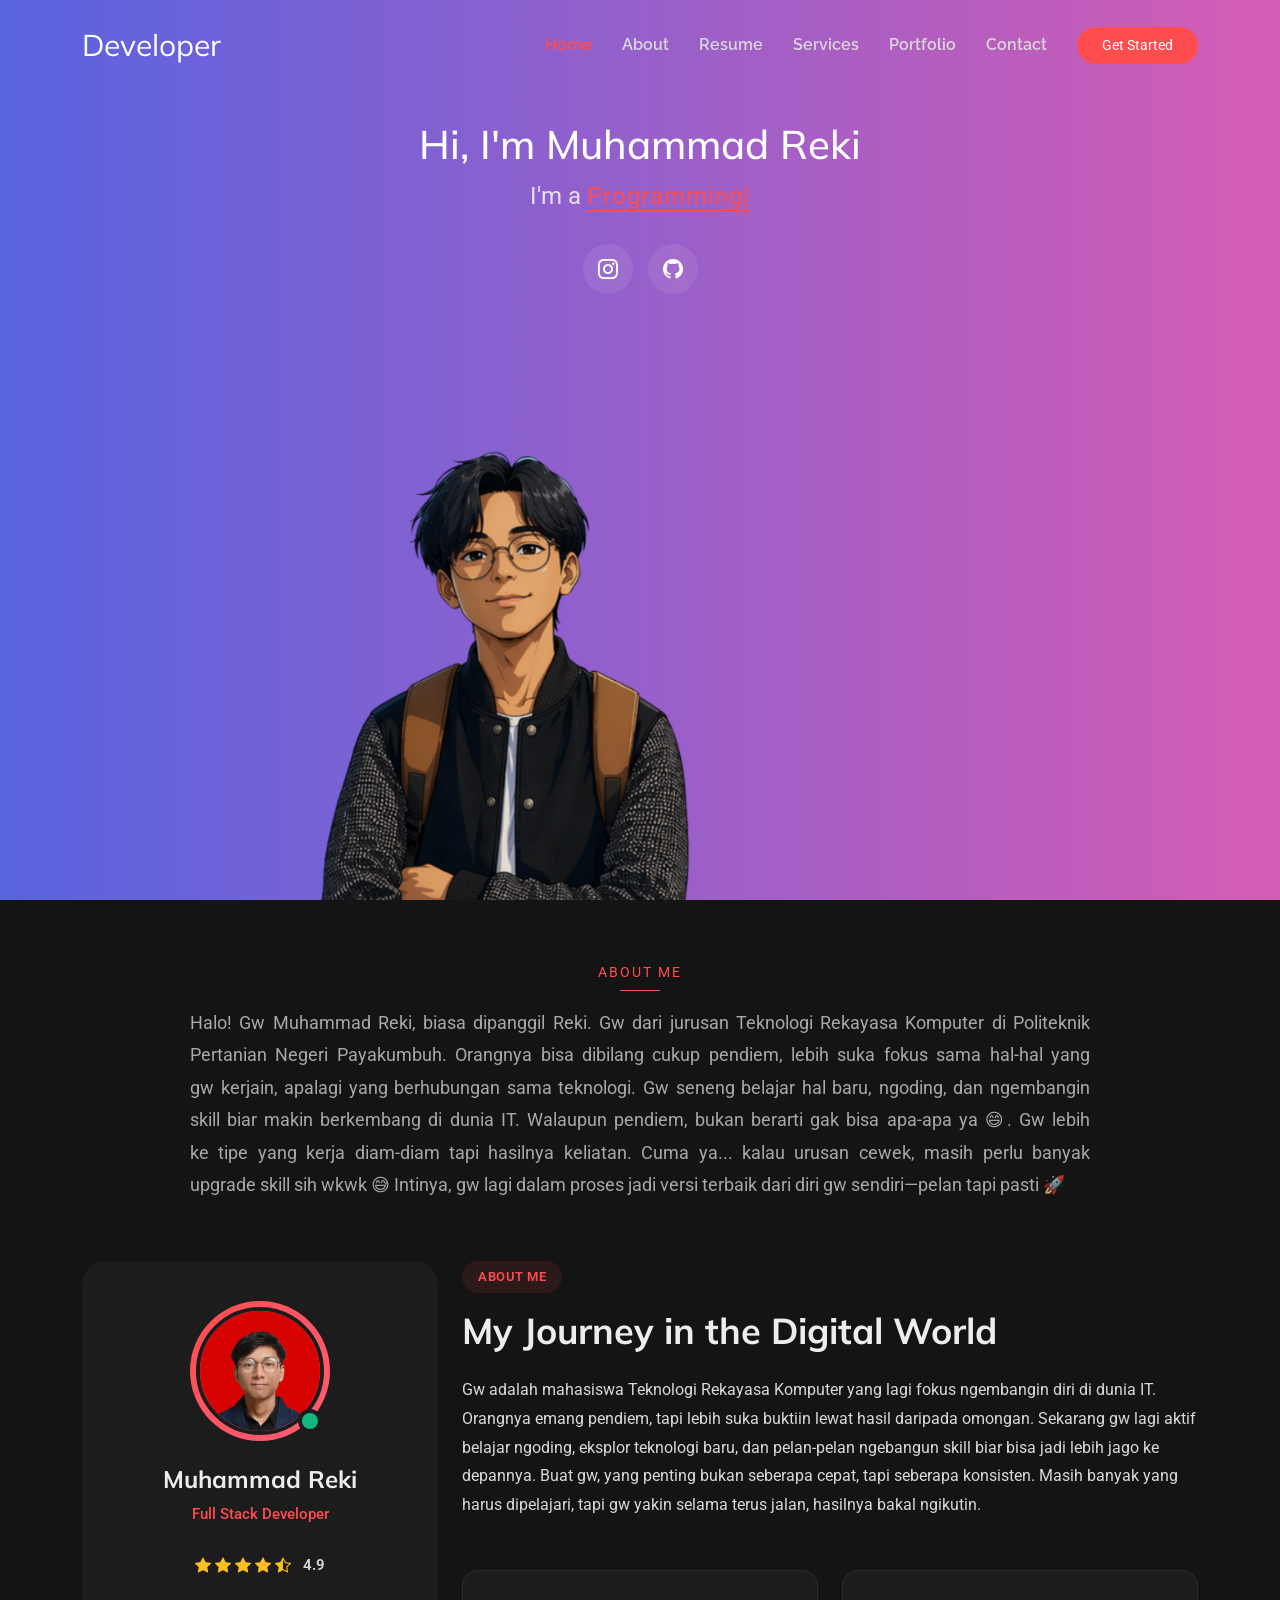
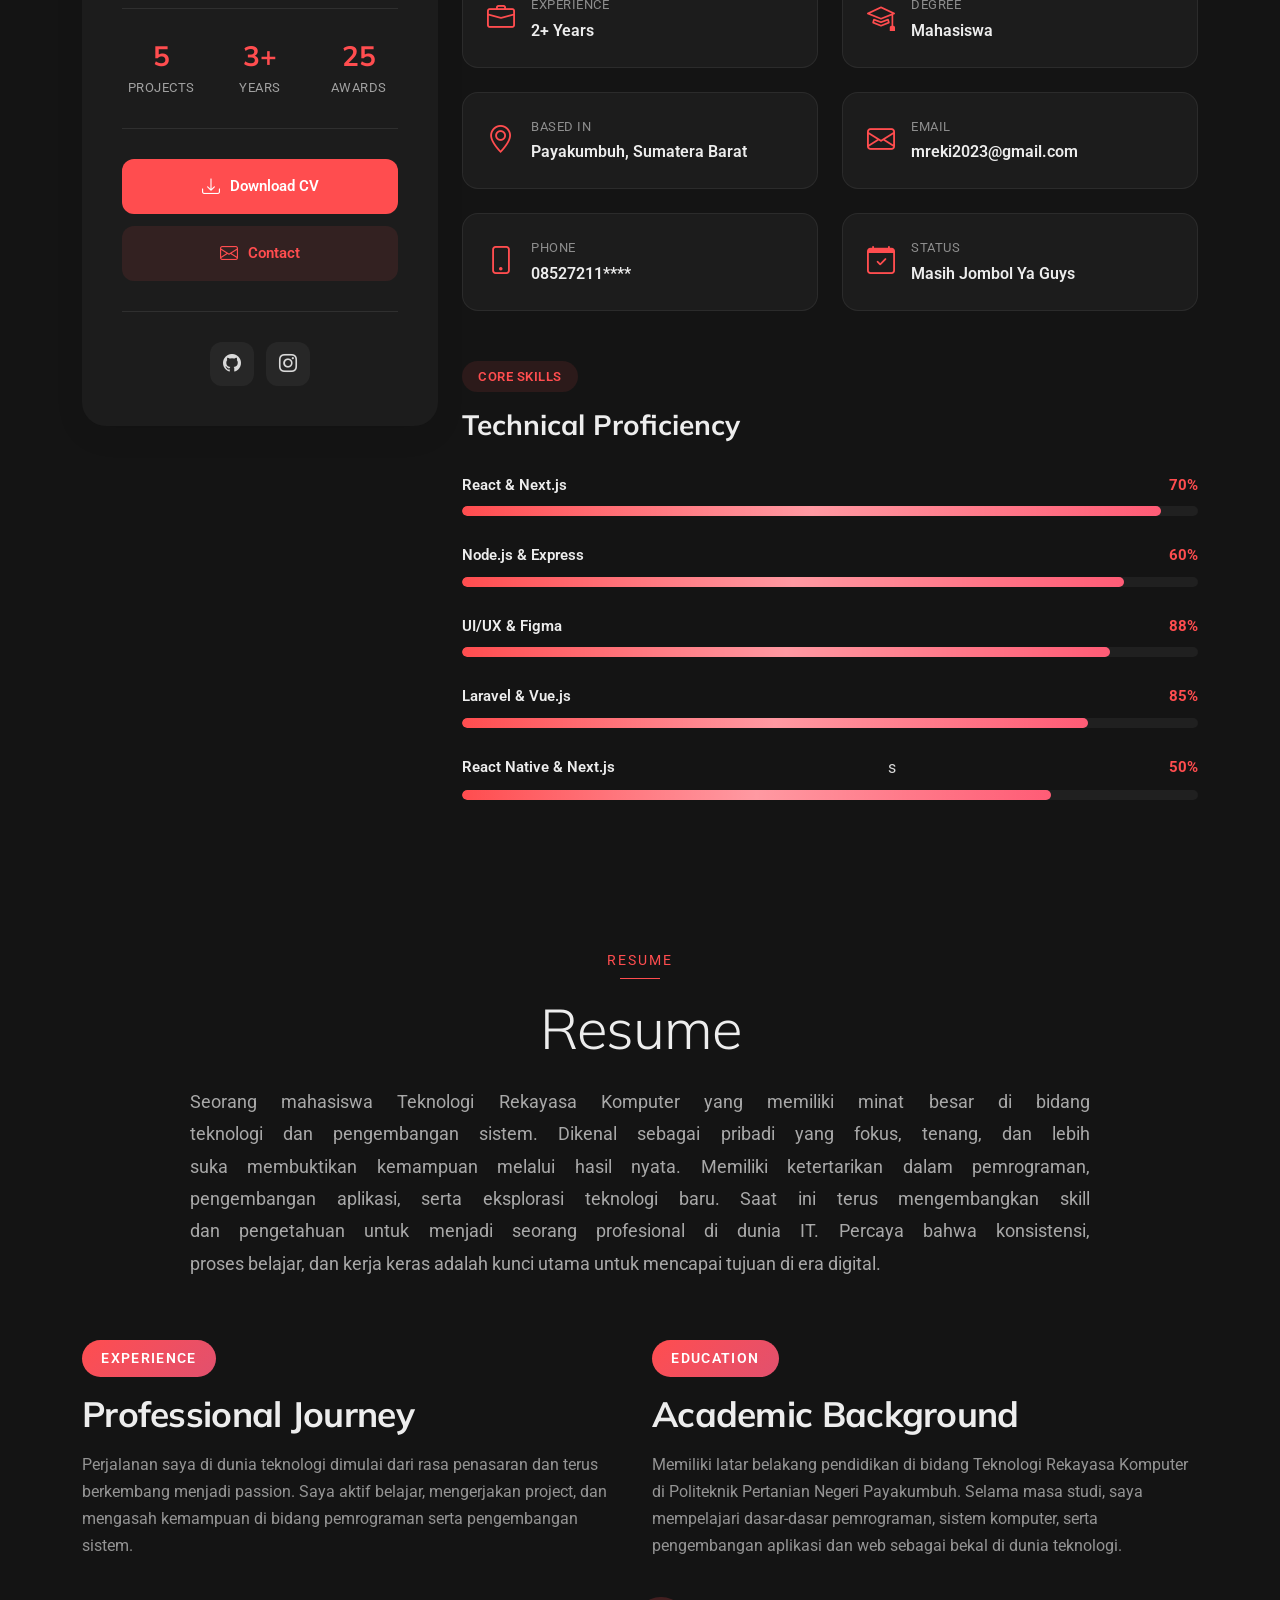
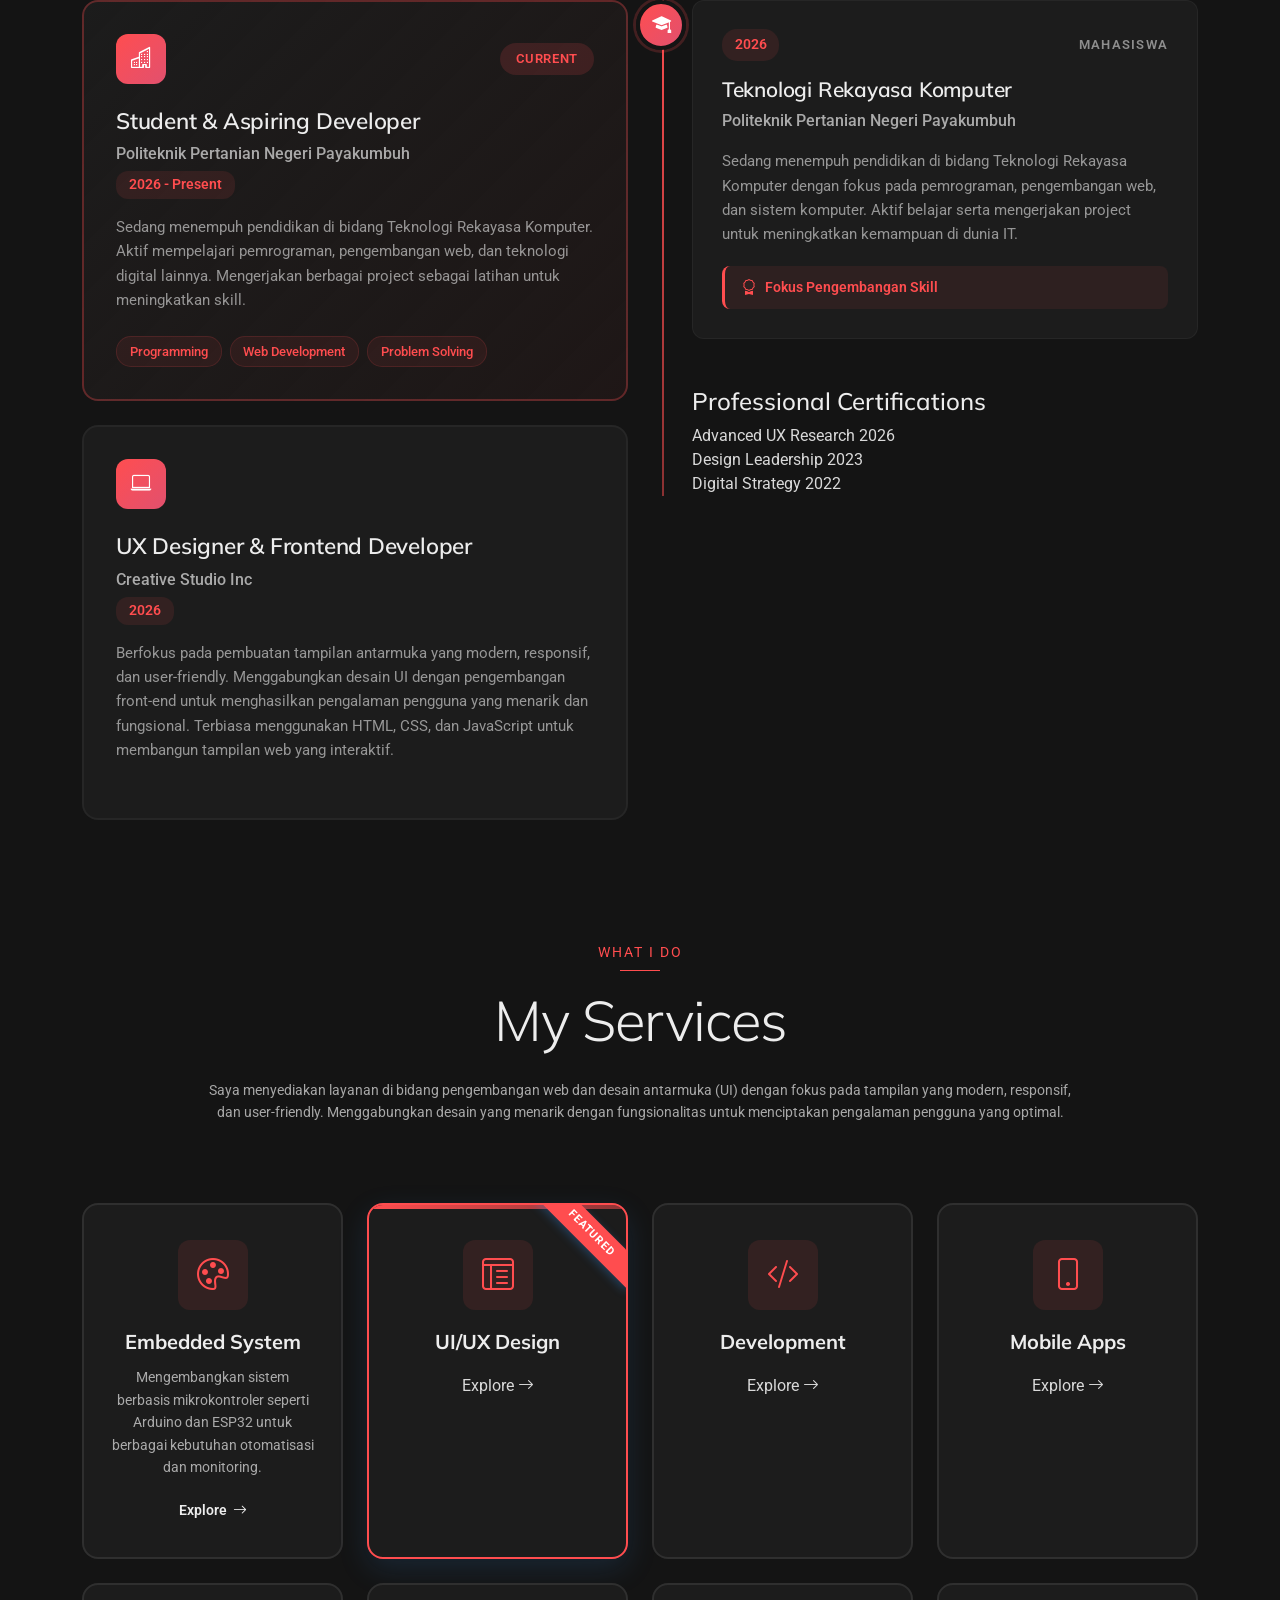
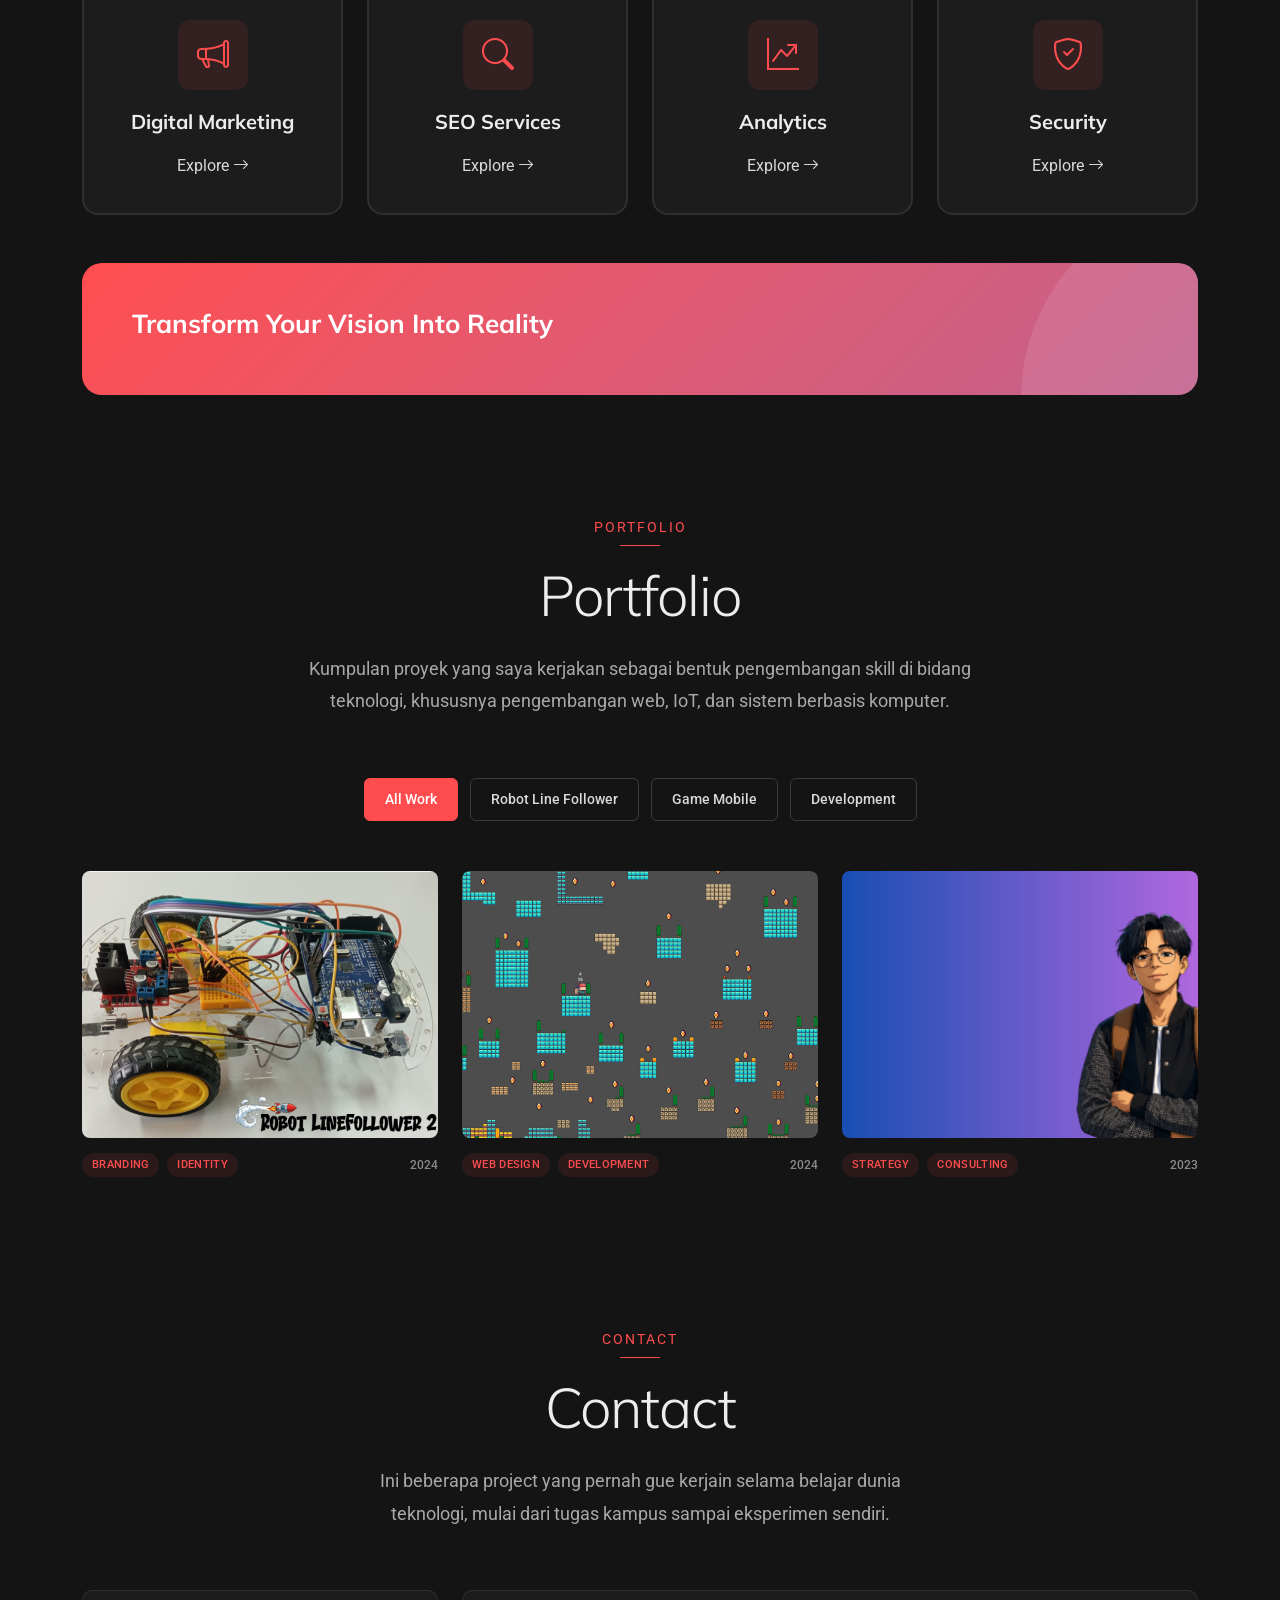
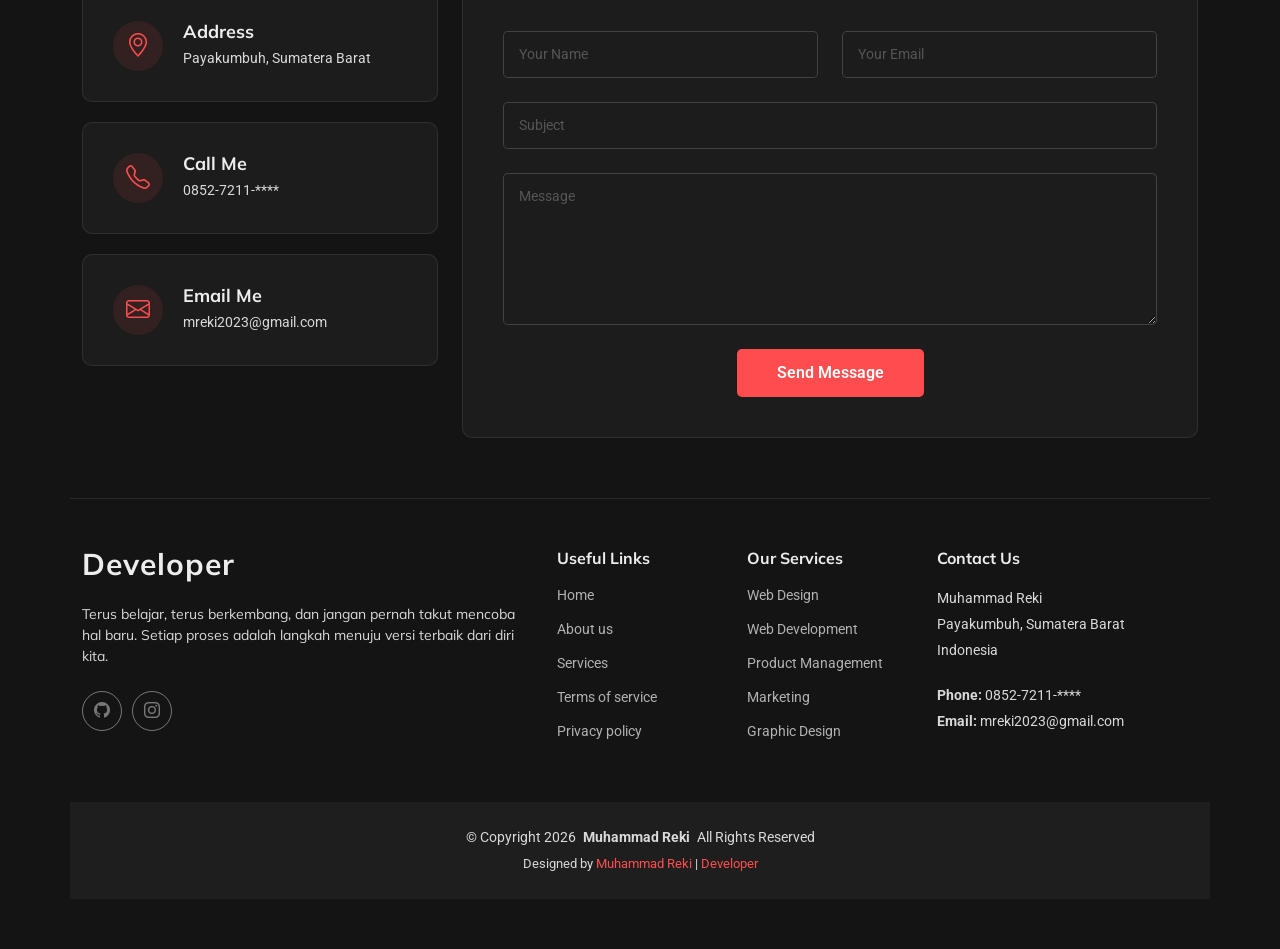
<file: index.html>
<!DOCTYPE html>
<html lang="en">

<head>
  <meta charset="utf-8">
  <meta content="width=device-width, initial-scale=1.0" name="viewport">
  <title>Index - Muhammad Reki</title>
  <meta name="description" content="">
  <meta name="keywords" content="">

  <!-- Favicons -->
  <link href="assets/img/favicon.png" rel="icon">
  <link href="assets/img/apple-touch-icon.png" rel="apple-touch-icon">

  <!-- Fonts -->
  <link href="https://fonts.googleapis.com" rel="preconnect">
  <link href="https://fonts.gstatic.com" rel="preconnect" crossorigin>
  <link href="https://fonts.googleapis.com/css2?family=Roboto:ital,wght@0,100;0,300;0,400;0,500;0,700;0,900;1,100;1,300;1,400;1,500;1,700;1,900&family=Raleway:ital,wght@0,100;0,200;0,300;0,400;0,500;0,600;0,700;0,800;0,900;1,100;1,200;1,300;1,400;1,500;1,600;1,700;1,800;1,900&family=Mulish:ital,wght@0,200;0,300;0,400;0,500;0,600;0,700;0,800;0,900;1,200;1,300;1,400;1,500;1,600;1,700;1,800;1,900&display=swap" rel="stylesheet">

  <!-- Vendor CSS Files -->
  <link href="assets/vendor/bootstrap/css/bootstrap.min.css" rel="stylesheet">
  <link href="assets/vendor/bootstrap-icons/bootstrap-icons.css" rel="stylesheet">
  <link href="assets/vendor/aos/aos.css" rel="stylesheet">
  <link href="assets/vendor/glightbox/css/glightbox.min.css" rel="stylesheet">
  <link href="assets/vendor/swiper/swiper-bundle.min.css" rel="stylesheet">

  <!-- Main CSS File -->
  <link href="assets/css/main.css" rel="stylesheet">

  <!-- =======================================================
  * Template Name: Craftivo
  * Template URL: https://bootstrapmade.com/craftivo-bootstrap-portfolio-template/
  * Updated: Oct 04 2025 with Bootstrap v5.3.8
  * Author: BootstrapMade.com
  * License: https://bootstrapmade.com/license/
  ======================================================== -->
</head>

<body class="index-page">

  <header id="header" class="header d-flex align-items-center fixed-top">
    <div class="container-fluid container-xl position-relative d-flex align-items-center">

      <a href="index.html" class="logo d-flex align-items-center me-auto">
        <!-- Uncomment the line below if you also wish to use an image logo -->
        <!-- <img src="assets/img/logo.webp" alt=""> -->
        <h1 class="sitename">Developer</h1>
      </a>

      <nav id="navmenu" class="navmenu">
        <ul>
          <li><a href="#hero" class="active">Home</a></li>
          <li><a href="#about">About</a></li>
          <li><a href="#resume">Resume</a></li>
          <li><a href="#services">Services</a></li>
          <li><a href="#portfolio">Portfolio</a></li>

          <li><a href="#contact">Contact</a></li>
        </ul>
        <i class="mobile-nav-toggle d-xl-none bi bi-list"></i>
      </nav>

      <a class="btn-getstarted" href="#about">Get Started</a>

    </div>
  </header>

  <main class="main">

    <!-- Hero Section -->
    <section id="hero" class="hero section dark-background">

      <img src="assets/img/profile/MuhammadReki222.png" alt="" data-aos="fade-in">

      <div class="container" data-aos="fade-up" data-aos-delay="100">
        <div class="row justify-content-center">
          <div class="col-lg-8 text-center">
            <h1>Hi, I'm Muhammad Reki</h1>
            <p>I'm a <span class="typed" data-typed-items="Programming, Developer, Freelancer, Content Creator"></span><span class="typed-cursor" aria-hidden="true"></span></p>
            <div class="social-links">
              <a href="https://www.instagram.com/muhammad.reki_/" target="_blank">
                  <i class="bi bi-instagram"></i>
              </a>
              <a href="https://github.com/MuhammadReki" target="_blank">
                  <i class="bi bi-github"></i>
              </a>
            </div>
          </div>
        </div>
      </div>

    </section><!-- /Hero Section -->

    <!-- About Section -->
    <section id="about" class="about section">

      <!-- Section Title -->
      <div class="container section-title" data-aos="fade-up">
        <span class="subtitle">About Me</span>
        <p style="text-align: justify;">
Halo! Gw Muhammad Reki, biasa dipanggil Reki. Gw dari jurusan Teknologi Rekayasa Komputer di Politeknik Pertanian Negeri Payakumbuh.

Orangnya bisa dibilang cukup pendiem, lebih suka fokus sama hal-hal yang gw kerjain, apalagi yang berhubungan sama teknologi. Gw seneng belajar hal baru, ngoding, dan ngembangin skill biar makin berkembang di dunia IT.

Walaupun pendiem, bukan berarti gak bisa apa-apa ya 😄. Gw lebih ke tipe yang kerja diam-diam tapi hasilnya keliatan. Cuma ya... kalau urusan cewek, masih perlu banyak upgrade skill sih wkwk 😅

Intinya, gw lagi dalam proses jadi versi terbaik dari diri gw sendiri—pelan tapi pasti 🚀
        </p>
      </div><!-- End Section Title -->

      <div class="container" data-aos="fade-up" data-aos-delay="100">

        <div class="row gy-5">
          <div class="col-lg-4" data-aos="zoom-in" data-aos-delay="150">
            <div class="profile-card">
              <div class="profile-header">
                <div class="profile-avatar">
                  <img src="assets/img/profile/PP.png" class="img-fluid" alt="">
                  <div class="status-indicator"></div>
                </div>
                <h3>Muhammad Reki</h3>
                <span class="role">Full Stack Developer</span>
                <div class="rating">
                  <i class="bi bi-star-fill"></i>
                  <i class="bi bi-star-fill"></i>
                  <i class="bi bi-star-fill"></i>
                  <i class="bi bi-star-fill"></i>
                  <i class="bi bi-star-half"></i>
                  <span>4.9</span>
                </div>
              </div>

              <div class="profile-stats">
                <div class="stat-item">
                  <h4>5</h4>
                  <p>Projects</p>
                </div>
                <div class="stat-item">
                  <h4>3+</h4>
                  <p>Years</p>
                </div>
                <div class="stat-item">
                  <h4>25</h4>
                  <p>Awards</p>
                </div>
              </div>

              <div class="profile-actions">
                <a href="#" class="btn-primary"><i class="bi bi-download"></i> Download CV</a>
                <a href="#" class="btn-secondary"><i class="bi bi-envelope"></i> Contact</a>
              </div>

              <div class="social-connect">
                <a href="#"><i class="bi bi-github"></i></a>
                <a href="#"><i class="bi bi-instagram"></i></a>
              </div>
            </div>
          </div>

          <div class="col-lg-8" data-aos="fade-left" data-aos-delay="200">
            <div class="content-wrapper">
              <div class="bio-section">
                <div class="section-tag">About Me</div>
                <h2>My Journey in the Digital World</h2>
                <p> Gw adalah mahasiswa Teknologi Rekayasa Komputer yang lagi fokus ngembangin diri di dunia IT. Orangnya emang pendiem, tapi lebih suka buktiin lewat hasil daripada omongan.

Sekarang gw lagi aktif belajar ngoding, eksplor teknologi baru, dan pelan-pelan ngebangun skill biar bisa jadi lebih jago ke depannya. Buat gw, yang penting bukan seberapa cepat, tapi seberapa konsisten.

Masih banyak yang harus dipelajari, tapi gw yakin selama terus jalan, hasilnya bakal ngikutin.</p>
              </div>

              <div class="details-grid">
                <div class="detail-item" data-aos="fade-up" data-aos-delay="250">
                  <i class="bi bi-briefcase"></i>
                  <div class="detail-content">
                    <span>Experience</span>
                    <strong>2+ Years</strong>
                  </div>
                </div>

                <div class="detail-item" data-aos="fade-up" data-aos-delay="300">
                  <i class="bi bi-mortarboard"></i>
                  <div class="detail-content">
                    <span>Degree</span>
                    <strong>Mahasiswa</strong>
                  </div>
                </div>

                <div class="detail-item" data-aos="fade-up" data-aos-delay="350">
                  <i class="bi bi-geo-alt"></i>
                  <div class="detail-content">
                    <span>Based In</span>
                    <strong>Payakumbuh, Sumatera Barat</strong>
                  </div>
                </div>

                <div class="detail-item" data-aos="fade-up" data-aos-delay="100">
                  <i class="bi bi-envelope"></i>
                  <div class="detail-content">
                    <span>Email</span>
                    <strong>mreki2023@gmail.com</strong>
                  </div>
                </div>

                <div class="detail-item" data-aos="fade-up" data-aos-delay="150">
                  <i class="bi bi-phone"></i>
                  <div class="detail-content">
                    <span>Phone</span>
                    <strong>08527211****</strong>
                  </div>
                </div>

                <div class="detail-item" data-aos="fade-up" data-aos-delay="200">
                  <i class="bi bi-calendar-check"></i>
                  <div class="detail-content">
                    <span>Status</span>
                    <strong>Masih Jombol Ya Guys</strong>
                  </div>
                </div>
              </div>

              <div class="skills-showcase" data-aos="fade-up" data-aos-delay="250">
                <div class="section-tag">Core Skills</div>
                <h3>Technical Proficiency</h3>

                <div class="skills-list skills-animation">
                  <div class="skill-item">
                    <div class="skill-info">
                      <span class="skill-name">React &amp; Next.js</span>
                      <span class="skill-percent">70%</span>
                    </div>
                    <div class="progress">
                      <div class="progress-bar" role="progressbar" aria-valuenow="95" aria-valuemin="0" aria-valuemax="100"></div>
                    </div>
                  </div>

                  <div class="skill-item">
                    <div class="skill-info">
                      <span class="skill-name">Node.js &amp; Express</span>
                      <span class="skill-percent">60%</span>
                    </div>
                    <div class="progress">
                      <div class="progress-bar" role="progressbar" aria-valuenow="90" aria-valuemin="0" aria-valuemax="100"></div>
                    </div>
                  </div>

                  <div class="skill-item">
                    <div class="skill-info">
                      <span class="skill-name">UI/UX &amp; Figma</span>
                      <span class="skill-percent">88%</span>
                    </div>
                    <div class="progress">
                      <div class="progress-bar" role="progressbar" aria-valuenow="88" aria-valuemin="0" aria-valuemax="100"></div>
                    </div>
                  </div>

                  <div class="skill-item">
                    <div class="skill-info">
                      <span class="skill-name">Laravel &amp; Vue.js</span>
                      <span class="skill-percent">85%</span>
                    </div>
                    <div class="progress">
                      <div class="progress-bar" role="progressbar" aria-valuenow="85" aria-valuemin="0" aria-valuemax="100"></div>
                    </div>
                  </div>

                  <div class="skill-item">
                    <div class="skill-info">
                      <span class="skill-name">React Native &amp; Next.js</span>s
                      <span class="skill-percent">50%</span>
                    </div>
                    <div class="progress">
                      <div class="progress-bar" role="progressbar" aria-valuenow="80" aria-valuemin="0" aria-valuemax="100"></div>
                    </div>
                  </div>
                </div>
              </div>
            </div>
          </div>
        </div>

      </div>

    </section><!-- /About Section -->

    <!-- Resume Section -->
    <section id="resume" class="resume section">

      <!-- Section Title -->
      <div class="container section-title" data-aos="fade-up">
        <span class="subtitle">Resume</span>
        <h2>Resume</h2>
        <p style="text-align: justify;">
Seorang mahasiswa Teknologi Rekayasa Komputer yang memiliki minat besar di bidang teknologi dan pengembangan sistem. Dikenal sebagai pribadi yang fokus, tenang, dan lebih suka membuktikan kemampuan melalui hasil nyata.
Memiliki ketertarikan dalam pemrograman, pengembangan aplikasi, serta eksplorasi teknologi baru. Saat ini terus mengembangkan skill dan pengetahuan untuk menjadi seorang profesional di dunia IT.
Percaya bahwa konsistensi, proses belajar, dan kerja keras adalah kunci utama untuk mencapai tujuan di era digital.
</p>
      </div><!-- End Section Title -->

      <div class="container" data-aos="fade-up" data-aos-delay="100">

        <div class="row gy-5">
          <div class="col-lg-6">
            <div class="experience-section">
              <div class="section-header" data-aos="fade-right" data-aos-delay="200">
                <div class="header-content">
                  <span class="section-badge">Experience</span>
                  <h2>Professional Journey</h2>
                  <p>Perjalanan saya di dunia teknologi dimulai dari rasa penasaran dan terus berkembang menjadi passion. Saya aktif belajar, mengerjakan project, dan mengasah kemampuan di bidang pemrograman serta pengembangan sistem.</p>
                </div>
              </div>

              <div class="experience-cards">
                <div class="exp-card featured" data-aos="zoom-in" data-aos-delay="300">
                  <div class="card-header">
                    <div class="company-logo">
                      <i class="bi bi-buildings"></i>
                    </div>
                    <div class="period-badge">Current</div>
                  </div>
                  <div class="card-body">
                    <h3>Student & Aspiring Developer</h3>
                    <p class="company-name">Politeknik Pertanian Negeri Payakumbuh</p>
                    <span class="duration">2026 - Present</span>
                    <p class="description">Sedang menempuh pendidikan di bidang Teknologi Rekayasa Komputer. Aktif mempelajari pemrograman, pengembangan web, dan teknologi digital lainnya. Mengerjakan berbagai project sebagai latihan untuk meningkatkan skill.</p>
                    <div class="skills-tags">
                      <span class="skill-tag">Programming</span>
                      <span class="skill-tag">Web Development</span>
                      <span class="skill-tag">Problem Solving</span>
                    </div>
                  </div>
                </div>

                <div class="exp-card" data-aos="zoom-in" data-aos-delay="350">
                  <div class="card-header">
                    <div class="company-logo">
                      <i class="bi bi-laptop"></i>
                    </div>
                  </div>
                  
                  <div class="card-body">
                    <h3>UX Designer & Frontend Developer</h3>
                    <p class="company-name">Creative Studio Inc</p>
                    <span class="duration">2026</span>
                    <p class="description">Berfokus pada pembuatan tampilan antarmuka yang modern, responsif, dan user-friendly. Menggabungkan desain UI dengan pengembangan front-end untuk menghasilkan pengalaman pengguna yang menarik dan fungsional. Terbiasa menggunakan HTML, CSS, dan JavaScript untuk membangun tampilan web yang interaktif.</p>
                  </div>
                </div>
              </div>
            </div>
          </div>

          <div class="col-lg-6">
            <div class="education-section">
              <div class="section-header" data-aos="fade-left" data-aos-delay="200">
                <div class="header-content">
                  <span class="section-badge">Education</span>
                  <h2>Academic Background</h2>
                  <p>Memiliki latar belakang pendidikan di bidang Teknologi Rekayasa Komputer di Politeknik Pertanian Negeri Payakumbuh. Selama masa studi, saya mempelajari dasar-dasar pemrograman, sistem komputer, serta pengembangan aplikasi dan web sebagai bekal di dunia teknologi.</p>
                </div>
              </div>

              <div class="education-timeline" data-aos="fade-left" data-aos-delay="300">
                <div class="timeline-track">
                  <div class="timeline-item">
                    <div class="timeline-marker">
                      <i class="bi bi-mortarboard-fill"></i>
                    </div>
                    <div class="timeline-content">
                      <div class="education-meta">
                        <span class="year-range">2026</span>
                        <span class="degree-level">Mahasiswa</span>
                      </div>
                      <h4>Teknologi Rekayasa Komputer</h4>
                      <p class="institution">Politeknik Pertanian Negeri Payakumbuh</p>
                      <p class="description">Sedang menempuh pendidikan di bidang Teknologi Rekayasa Komputer dengan fokus pada pemrograman, pengembangan web, dan sistem komputer. Aktif belajar serta mengerjakan project untuk meningkatkan kemampuan di dunia IT.</p>
                      <div class="achievement">
                        <i class="bi bi-award"></i>
                        <span>Fokus Pengembangan Skill</span>
                      </div>
                    </div>
                  </div>

                  
                      <h4>Professional Certifications</h4>
                      <div class="certifications-list">
                        <div class="cert-item">
                          <span class="cert-name">Advanced UX Research</span>
                          <span class="cert-year">2026</span>
                        </div>
                        <div class="cert-item">
                          <span class="cert-name">Design Leadership</span>
                          <span class="cert-year">2023</span>
                        </div>
                        <div class="cert-item">
                          <span class="cert-name">Digital Strategy</span>
                          <span class="cert-year">2022</span>
                        </div>
                      </div>
                    </div>
                  </div>
                </div>
              </div>
            </div>
          </div>
        </div>

      </div>

    </section><!-- /Resume Section -->

    <!-- Services Section -->
    <section id="services" class="services section">

      <!-- Section Title -->
      <div class="container section-title" data-aos="fade-up">
        <span class="subtitle">What I Do</span>
        <h2>My Services</h2>
        <p>Saya menyediakan layanan di bidang pengembangan web dan desain antarmuka (UI) dengan fokus pada tampilan yang modern, responsif, dan user-friendly. Menggabungkan desain yang menarik dengan fungsionalitas untuk menciptakan pengalaman pengguna yang optimal.</p>
      </div><!-- End Section Title -->

      <div class="container" data-aos="fade-up" data-aos-delay="100">

        <div class="row gy-4">
          <div class="col-lg-3 col-md-6" data-aos="zoom-in" data-aos-delay="100">
            <div class="service-item">
              <div class="icon-wrapper">
                <i class="bi bi-palette"></i>
              </div>
              <h4>Embedded System</h4>
              <p>Mengembangkan sistem berbasis mikrokontroler seperti Arduino dan ESP32 untuk berbagai kebutuhan otomatisasi dan monitoring.</p>
              <a href="service-details.html" class="read-more">
                <span>Explore</span>
                <i class="bi bi-arrow-right"></i>
              </a>
            </div>
          </div>

          <div class="col-lg-3 col-md-6" data-aos="zoom-in" data-aos-delay="200">
            <div class="service-item featured">
              <div class="featured-tag">Featured</div>
              <div class="icon-wrapper">
                <i class="bi bi-layout-text-window-reverse"></i>
              </div>
              <h4>UI/UX Design</h4>
              <p></p>
                <span>Explore</span>
                <i class="bi bi-arrow-right"></i
              </a>
            </div>
          </div>

          <div class="col-lg-3 col-md-6" data-aos="zoom-in" data-aos-delay="300">
            <div class="service-item">
              <div class="icon-wrapper">
                <i class="bi bi-code-slash"></i>
              </div>
              <h4>Development</h4>
              <p></p>
                <span>Explore</span>
                <i class="bi bi-arrow-right"></i>
              </a>
            </div>
          </div>

          <div class="col-lg-3 col-md-6" data-aos="zoom-in" data-aos-delay="400">
            <div class="service-item">
              <div class="icon-wrapper">
                <i class="bi bi-phone"></i>
              </div>
              <h4>Mobile Apps</h4>
              <p></p> 
                <span>Explore</span>
                <i class="bi bi-arrow-right"></i>
              </a>
            </div>
          </div>

          <div class="col-lg-3 col-md-6" data-aos="zoom-in" data-aos-delay="100">
            <div class="service-item">
              <div class="icon-wrapper">
                <i class="bi bi-megaphone"></i>
              </div>
              <h4>Digital Marketing</h4>
              <p></p>
                <span>Explore</span>
                <i class="bi bi-arrow-right"></i>
              </a>
            </div>
          </div>

          <div class="col-lg-3 col-md-6" data-aos="zoom-in" data-aos-delay="200">
            <div class="service-item">
              <div class="icon-wrapper">
                <i class="bi bi-search"></i>
              </div>
              <h4>SEO Services</h4>
              <p></p>
                <span>Explore</span>
                <i class="bi bi-arrow-right"></i>
              </a>
            </div>
          </div>

          <div class="col-lg-3 col-md-6" data-aos="zoom-in" data-aos-delay="300">
            <div class="service-item">
              <div class="icon-wrapper">
                <i class="bi bi-graph-up-arrow"></i>
              </div>
              <h4>Analytics</h4>
              <p></p>
                <span>Explore</span>
                <i class="bi bi-arrow-right"></i>
              </a>
            </div>
          </div>

          <div class="col-lg-3 col-md-6" data-aos="zoom-in" data-aos-delay="400">
            <div class="service-item">
              <div class="icon-wrapper">
                <i class="bi bi-shield-check"></i>
              </div>
              <h4>Security</h4>
              <p></p>
                <span>Explore</span>
                <i class="bi bi-arrow-right"></i>
              </a>
            </div>
          </div>

        </div>

        <div class="row mt-5">
          <div class="col-12" data-aos="fade-up" data-aos-delay="200">
            <div class="cta-box">
              <div class="row align-items-center">
                <div class="col-lg-8">
                  <h3>Transform Your Vision Into Reality</h3>
                  <p></p>
                </div>
                <div class="col-lg-4 text-lg-end text-center">
                </div>
              </div>
            </div>
          </div>
        </div>

      </div>

    </section><!-- /Services Section -->

    <!-- Portfolio Section -->
    <section id="portfolio" class="portfolio section">

      <!-- Section Title -->
      <div class="container section-title" data-aos="fade-up">
        <span class="subtitle">Portfolio</span>
        <h2>Portfolio</h2>
        <p>Kumpulan proyek yang saya kerjakan sebagai bentuk pengembangan skill di bidang teknologi, khususnya pengembangan web, IoT, dan sistem berbasis komputer.</p>
      </div><!-- End Section Title -->

      <div class="container" data-aos="fade-up" data-aos-delay="100">

        <div class="isotope-layout" data-default-filter="*" data-layout="masonry" data-sort="original-order">
          <ul class="portfolio-filters isotope-filters" data-aos="fade-up" data-aos-delay="200">
            <li data-filter="*" class="filter-active">All Work</li>
            <li data-filter=".filter-creative">Robot Line Follower</li>
            <li data-filter=".filter-digital">Game Mobile</li>
            <li data-filter=".filter-development">Development</li> 
          </ul>

          <div class="row gy-4 isotope-container" data-aos="fade-up" data-aos-delay="300">
            <div class="col-lg-4 col-md-6 portfolio-item isotope-item filter-creative">
              <div class="portfolio-card">
                <div class="portfolio-image-container">
                  <img src="assets/img/portfolio/RobotLineFollower11.png" alt="Creative Project" class="img-fluid" loading="lazy">
                  <div class="portfolio-overlay">
                    <div class="portfolio-info">
                      <span class="project-category">Creative Design</span>
                      <h4>Robot Line Follower</h4>
                    </div>
                    <div class="portfolio-actions">
                      <a href="assets/img/portfolio/RobotLineFollower11.png" class="glightbox portfolio-link">
                        <i class="bi bi-plus-lg"></i>
                      </a>
                      <a href="#" class="portfolio-details">
                        <i class="bi bi-arrow-right"></i>
                      </a>
                    </div>
                  </div>
                </div>
                <div class="portfolio-meta">
                  <div class="project-tags">
                    <span class="tag">Branding</span>
                    <span class="tag">Identity</span>
                  </div>
                  <div class="project-year">2024</div>
                </div>
              </div>
            </div>

            <div class="col-lg-4 col-md-6 portfolio-item isotope-item filter-digital">
              <div class="portfolio-card">
                <div class="portfolio-image-container">
                  <img src="assets/img/portfolio/CatMario.png" alt="Digital Project" class="img-fluid" loading="lazy">
                  <div class="portfolio-overlay">
                    <div class="portfolio-info">
                      <span class="project-category">Digital Experience</span>
                      <h4>CAT MARIO</h4>
                    </div>
                    <div class="portfolio-actions">
                      <a href="assets/img/portfolio/CatMario" class="glightbox portfolio-link">
                        <i class="bi bi-plus-lg"></i>
                      </a>
                      <a href="#" class="portfolio-details">
                        <i class="bi bi-arrow-right"></i>
                      </a>
                    </div>
                  </div>
                </div>
                <div class="portfolio-meta">
                  <div class="project-tags">
                    <span class="tag">Web Design</span>
                    <span class="tag">Development</span>
                  </div>
                  <div class="project-year">2024</div>
                </div>
              </div>
            </div>

            <div class="col-lg-4 col-md-6 portfolio-item isotope-item filter-strategy">
              <div class="portfolio-card">
                <div class="portfolio-image-container">
                  <img src="assets/img/portfolio/MuhammadReki.png" alt="Strategy Project" class="img-fluid" loading="lazy">
                  <div class="portfolio-overlay">
                    <div class="portfolio-info">
                      <span class="project-category">Brand Strategy</span>
                      <h4>Mahasiswa</h4>
                    </div>
                    <div class="portfolio-actions">
                      <a href="assets/img/portfolio/MuhammadReki.png" class="glightbox portfolio-link">
                        <i class="bi bi-plus-lg"></i>
                      </a>
                      <a href="#" class="portfolio-details">
                        <i class="bi bi-arrow-right"></i>
                      </a>
                    </div>
                  </div>
                </div>
                <div class="portfolio-meta">
                  <div class="project-tags">
                    <span class="tag">Strategy</span>
                    <span class="tag">Consulting</span>
                  </div>
                  <div class="project-year">2023</div>
                </div>
              </div>
            </div>            
                <div class="portfolio-meta">
                  <div class="project-tags">
                    <span class="tag">Mobile</span>
                    <span class="tag">UI/UX</span>
                  </div>
                  <div class="project-year">2023</div>
                </div>
              </div>
            </div>
          </div>
      </div>

    </section><!-- /Portfolio Section -->

    <!-- Contact Section -->
    <section id="contact" class="contact section">

      <!-- Section Title -->
      <div class="container section-title" data-aos="fade-up">
        <span class="subtitle">Contact</span>
        <h2>Contact</h2>
        <p>Ini beberapa project yang pernah gue kerjain selama belajar dunia teknologi, mulai dari tugas kampus sampai eksperimen sendiri.</p>
      </div><!-- End Section Title -->

      <div class="container">

        <div class="row gy-4">

          <div class="col-lg-4">
            <div class="info-item">
              <div class="icon-wrapper">
                <i class="bi bi-geo-alt"></i>
              </div>
              <div>
                <h3>Address</h3>
                <p>Payakumbuh, Sumatera Barat</p>
              </div>
            </div>

            <div class="info-item">
              <div class="icon-wrapper">
                <i class="bi bi-telephone"></i>
              </div>
              <div>
                <h3>Call Me</h3>
                <p>0852-7211-****</p>
              </div>
            </div>

            <div class="info-item">
              <div class="icon-wrapper">
                <i class="bi bi-envelope"></i>
              </div>
              <div>
                <h3>Email Me</h3>
                <p>mreki2023@gmail.com</p>  
              </div>
            </div>

          </div>

          <div class="col-lg-8">
            <form action="forms/contact.php" method="post" class="php-email-form">
              <div class="row gy-4">

                <div class="col-md-6">
                  <input type="text" name="name" class="form-control" placeholder="Your Name" required="">
                </div>

                <div class="col-md-6">
                  <input type="email" class="form-control" name="email" placeholder="Your Email" required="">
                </div>

                <div class="col-md-12">
                  <input type="text" class="form-control" name="subject" placeholder="Subject" required="">
                </div>

                <div class="col-md-12">
                  <textarea class="form-control" name="message" rows="6" placeholder="Message" required=""></textarea>
                </div>

                <div class="col-md-12 text-center">
                  <div class="loading">Loading</div>
                  <div class="error-message"></div>
                  <div class="sent-message">Your message has been sent. Thank you!</div>

                  <button type="submit">Send Message</button>
                </div>

              </div>
            </form>
          </div>

        </div>

      </div>

    </section><!-- /Contact Section -->

  </main>

  <footer id="footer" class="footer">

    <div class="container footer-top">
      <div class="row gy-4">
        <div class="col-lg-5 col-md-12 footer-about">
          <a href="index.html" class="logo d-flex align-items-center">
            <span class="sitename">Developer</span>
          </a>
          <p>Terus belajar, terus berkembang, dan jangan pernah takut mencoba hal baru. Setiap proses adalah langkah menuju versi terbaik dari diri kita.</p>
          <div class="social-links d-flex mt-4">
            <a href="https://github.com/MuhammadReki"><i class="bi bi-github"></i></a>
            <a href="https://instagram.com/muhammad.reki_"><i class="bi bi-instagram"></i></a>
          </div>
        </div>

        <div class="col-lg-2 col-6 footer-links">
          <h4>Useful Links</h4>
          <ul>
            <li><a href="#">Home</a></li>
            <li><a href="#">About us</a></li>
            <li><a href="#">Services</a></li>
            <li><a href="#">Terms of service</a></li>
            <li><a href="#">Privacy policy</a></li>
          </ul>
        </div>

        <div class="col-lg-2 col-6 footer-links">
          <h4>Our Services</h4>
          <ul>
            <li><a href="#">Web Design</a></li>
            <li><a href="#">Web Development</a></li>
            <li><a href="#">Product Management</a></li>
            <li><a href="#">Marketing</a></li>
            <li><a href="#">Graphic Design</a></li>
          </ul>
        </div>

        <div class="col-lg-3 col-md-12 footer-contact text-center text-md-start">
          <h4>Contact Us</h4>
          <p>Muhammad Reki</p>
          <p>Payakumbuh, Sumatera Barat</p>
          <p>Indonesia</p>
          <p class="mt-4"><strong>Phone:</strong> <span>0852-7211-****</span></p>
          <p><strong>Email:</strong> <span>mreki2023@gmail.com</span></p>
        </div>

      </div>
    </div>

    <div class="container copyright text-center mt-4">
      <p>© <span>Copyright 2026</span> <strong class="px-1 sitename">Muhammad Reki</strong> <span>All Rights Reserved</span></p>
      <div class="credits">
        <!-- All the links in the footer should remain intact. -->
        <!-- You can delete the links only if you've purchased the pro version. -->
        <!-- Licensing information: https://bootstrapmade.com/license/ -->
        <!-- Purchase the pro version with working PHP/AJAX contact form: [buy-url] -->
        Designed by <a href="https://instagram.com/muhammad.reki_/">Muhammad Reki</a> | <a href="https://instagram.com/muhammad.reki_/tools/">Developer</a>
      </div>
    </div>

  </footer>

  <!-- Scroll Top -->
  <a href="#" id="scroll-top" class="scroll-top d-flex align-items-center justify-content-center"><i class="bi bi-arrow-up-short"></i></a>

  <!-- Preloader -->
  <div id="preloader"></div>

  <!-- Vendor JS Files -->
  <script src="assets/vendor/bootstrap/js/bootstrap.bundle.min.js"></script>
  <script src="assets/vendor/php-email-form/validate.js"></script>
  <script src="assets/vendor/aos/aos.js"></script>
  <script src="assets/vendor/typed.js/typed.umd.js"></script>
  <script src="assets/vendor/waypoints/noframework.waypoints.js"></script>
  <script src="assets/vendor/glightbox/js/glightbox.min.js"></script>
  <script src="assets/vendor/imagesloaded/imagesloaded.pkgd.min.js"></script>
  <script src="assets/vendor/isotope-layout/isotope.pkgd.min.js"></script>
  <script src="assets/vendor/swiper/swiper-bundle.min.js"></script>

  <!-- Main JS File -->
  <script src="assets/js/main.js"></script>

</body>

</html>
</file>
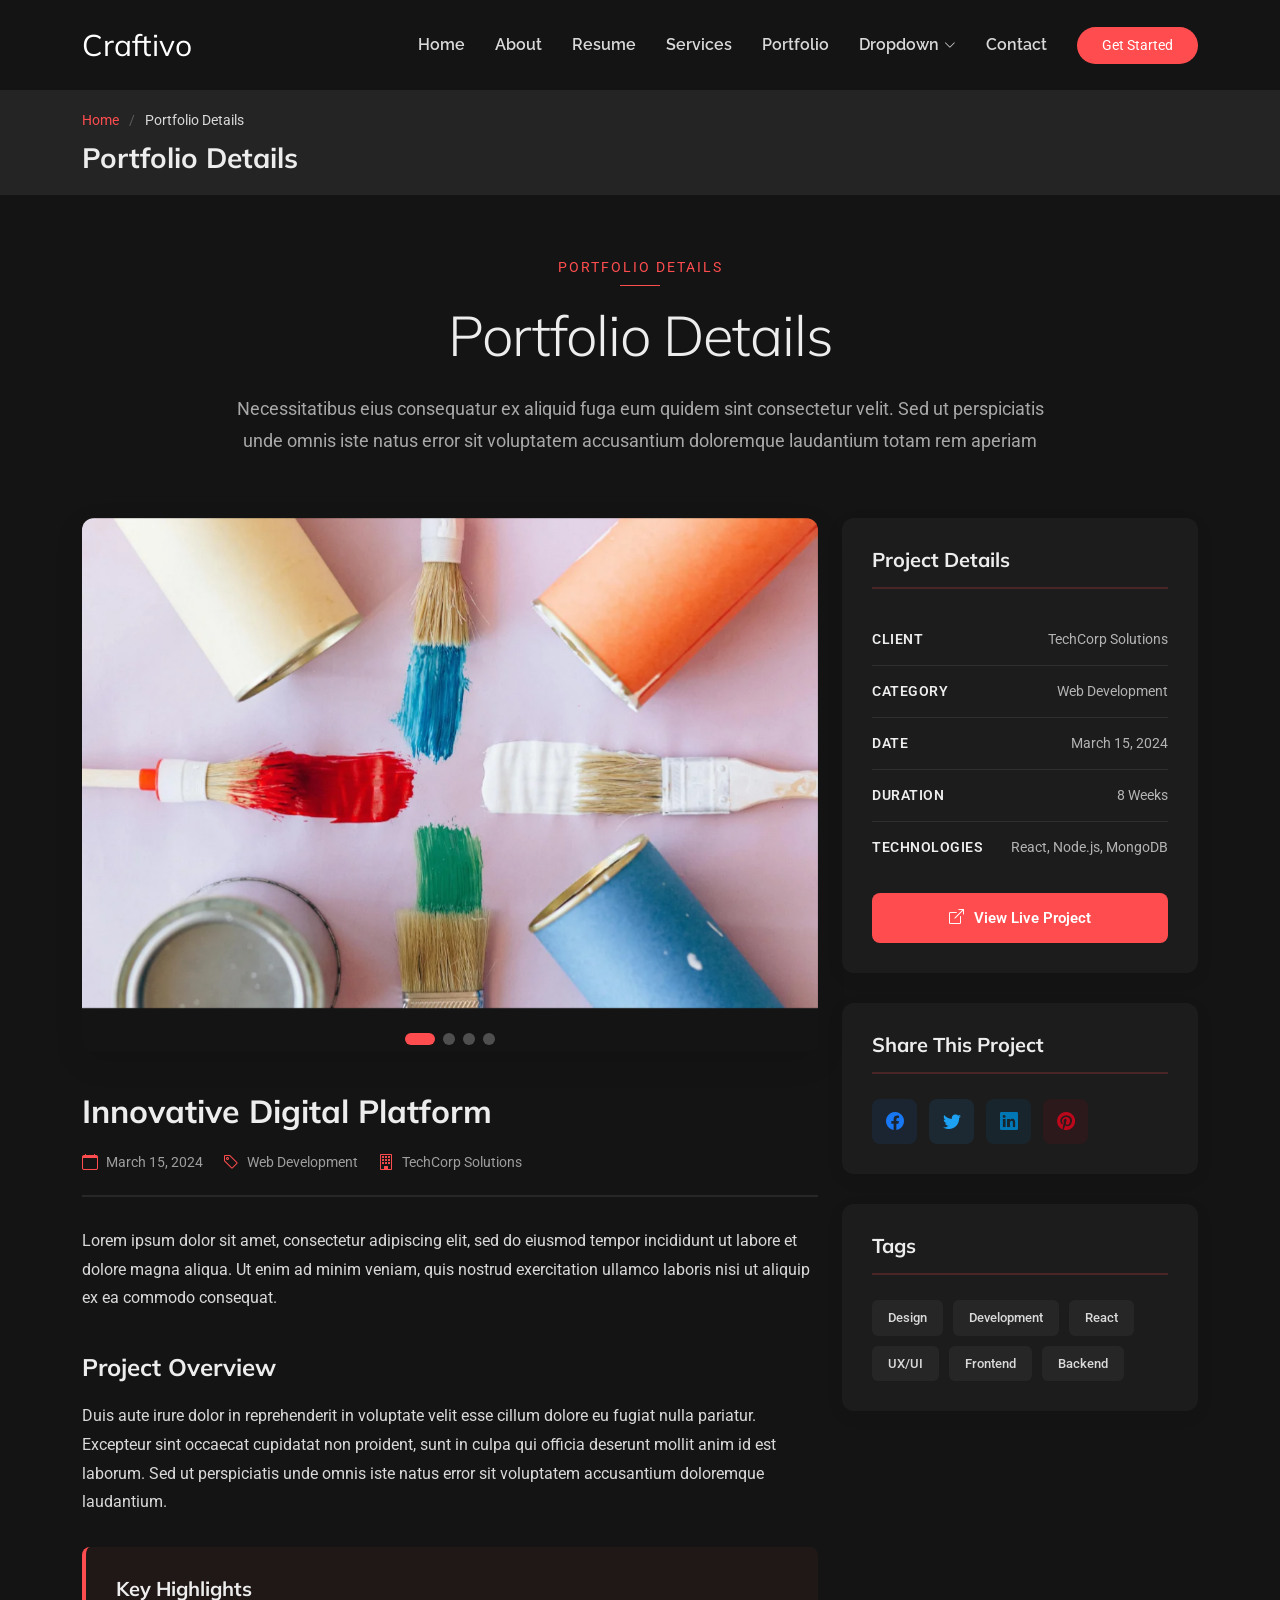
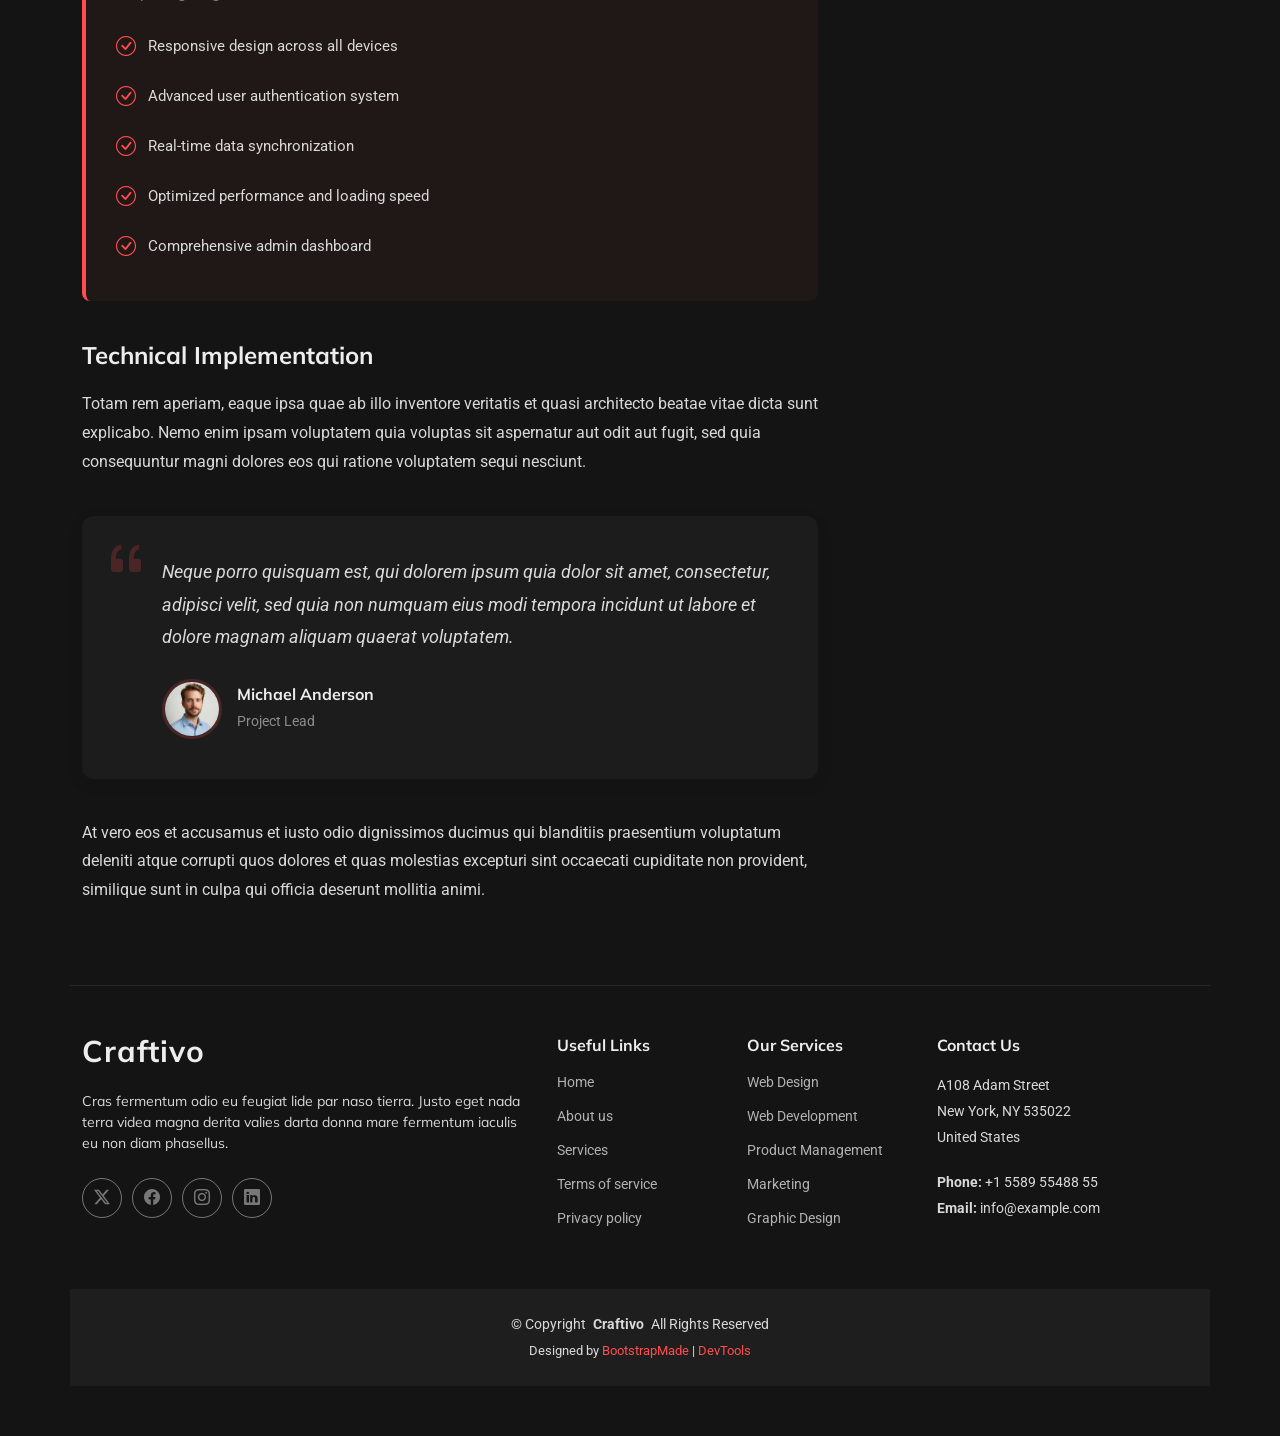
<file: portfolio-details.html>
<!DOCTYPE html>
<html lang="en">

<head>
  <meta charset="utf-8">
  <meta content="width=device-width, initial-scale=1.0" name="viewport">
  <title>Portfolio Details - Craftivo Bootstrap Template</title>
  <meta name="description" content="">
  <meta name="keywords" content="">

  <!-- Favicons -->
  <link href="assets/img/favicon.png" rel="icon">
  <link href="assets/img/apple-touch-icon.png" rel="apple-touch-icon">

  <!-- Fonts -->
  <link href="https://fonts.googleapis.com" rel="preconnect">
  <link href="https://fonts.gstatic.com" rel="preconnect" crossorigin>
  <link href="https://fonts.googleapis.com/css2?family=Roboto:ital,wght@0,100;0,300;0,400;0,500;0,700;0,900;1,100;1,300;1,400;1,500;1,700;1,900&family=Raleway:ital,wght@0,100;0,200;0,300;0,400;0,500;0,600;0,700;0,800;0,900;1,100;1,200;1,300;1,400;1,500;1,600;1,700;1,800;1,900&family=Mulish:ital,wght@0,200;0,300;0,400;0,500;0,600;0,700;0,800;0,900;1,200;1,300;1,400;1,500;1,600;1,700;1,800;1,900&display=swap" rel="stylesheet">

  <!-- Vendor CSS Files -->
  <link href="assets/vendor/bootstrap/css/bootstrap.min.css" rel="stylesheet">
  <link href="assets/vendor/bootstrap-icons/bootstrap-icons.css" rel="stylesheet">
  <link href="assets/vendor/aos/aos.css" rel="stylesheet">
  <link href="assets/vendor/glightbox/css/glightbox.min.css" rel="stylesheet">
  <link href="assets/vendor/swiper/swiper-bundle.min.css" rel="stylesheet">

  <!-- Main CSS File -->
  <link href="assets/css/main.css" rel="stylesheet">

  <!-- =======================================================
  * Template Name: Craftivo
  * Template URL: https://bootstrapmade.com/craftivo-bootstrap-portfolio-template/
  * Updated: Oct 04 2025 with Bootstrap v5.3.8
  * Author: BootstrapMade.com
  * License: https://bootstrapmade.com/license/
  ======================================================== -->
</head>

<body class="portfolio-details-page">

  <header id="header" class="header d-flex align-items-center sticky-top">
    <div class="container-fluid container-xl position-relative d-flex align-items-center">

      <a href="index.html" class="logo d-flex align-items-center me-auto">
        <!-- Uncomment the line below if you also wish to use an image logo -->
        <!-- <img src="assets/img/logo.webp" alt=""> -->
        <h1 class="sitename">Craftivo</h1>
      </a>

      <nav id="navmenu" class="navmenu">
        <ul>
          <li><a href="#hero">Home</a></li>
          <li><a href="#about">About</a></li>
          <li><a href="#resume">Resume</a></li>
          <li><a href="#services">Services</a></li>
          <li><a href="#portfolio">Portfolio</a></li>
          <li class="dropdown"><a href="#"><span>Dropdown</span> <i class="bi bi-chevron-down toggle-dropdown"></i></a>
            <ul>
              <li><a href="#">Dropdown 1</a></li>
              <li class="dropdown"><a href="#"><span>Deep Dropdown</span> <i class="bi bi-chevron-down toggle-dropdown"></i></a>
                <ul>
                  <li><a href="#">Deep Dropdown 1</a></li>
                  <li><a href="#">Deep Dropdown 2</a></li>
                  <li><a href="#">Deep Dropdown 3</a></li>
                  <li><a href="#">Deep Dropdown 4</a></li>
                  <li><a href="#">Deep Dropdown 5</a></li>
                </ul>
              </li>
              <li><a href="#">Dropdown 2</a></li>
              <li><a href="#">Dropdown 3</a></li>
              <li><a href="#">Dropdown 4</a></li>
            </ul>
          </li>
          <li><a href="#contact">Contact</a></li>
        </ul>
        <i class="mobile-nav-toggle d-xl-none bi bi-list"></i>
      </nav>

      <a class="btn-getstarted" href="#about">Get Started</a>

    </div>
  </header>

  <main class="main">

    <!-- Page Title -->
    <div class="page-title light-background">
      <div class="container">
        <nav class="breadcrumbs">
          <ol>
            <li><a href="index.html">Home</a></li>
            <li class="current">Portfolio Details</li>
          </ol>
        </nav>
        <h1>Portfolio Details</h1>
      </div>
    </div><!-- End Page Title -->

    <!-- Portfolio Details Section -->
    <section id="portfolio-details" class="portfolio-details section">

      <!-- Section Title -->
      <div class="container section-title" data-aos="fade-up">
        <span class="subtitle">Portfolio Details</span>
        <h2>Portfolio Details</h2>
        <p>Necessitatibus eius consequatur ex aliquid fuga eum quidem sint consectetur velit. Sed ut perspiciatis unde omnis iste natus error sit voluptatem accusantium doloremque laudantium totam rem aperiam</p>
      </div><!-- End Section Title -->

      <div class="container" data-aos="fade-up" data-aos-delay="100">

        <div class="row gy-5">

          <div class="col-lg-8">

            <div class="portfolio-details-slider swiper init-swiper">
              <script type="application/json" class="swiper-config">
                {
                  "loop": true,
                  "speed": 600,
                  "autoplay": {
                    "delay": 4000
                  },
                  "slidesPerView": 1,
                  "spaceBetween": 0,
                  "effect": "fade",
                  "pagination": {
                    "el": ".swiper-pagination",
                    "type": "bullets",
                    "clickable": true
                  }
                }
              </script>
              <div class="swiper-wrapper">

                <div class="swiper-slide">
                  <img src="assets/img/portfolio/portfolio-3.webp" alt="Portfolio Image" class="img-fluid">
                </div>

                <div class="swiper-slide">
                  <img src="assets/img/portfolio/portfolio-6.webp" alt="Portfolio Image" class="img-fluid">
                </div>

                <div class="swiper-slide">
                  <img src="assets/img/portfolio/portfolio-9.webp" alt="Portfolio Image" class="img-fluid">
                </div>

                <div class="swiper-slide">
                  <img src="assets/img/portfolio/portfolio-11.webp" alt="Portfolio Image" class="img-fluid">
                </div>

              </div>
              <div class="swiper-pagination"></div>
            </div>

            <div class="portfolio-content" data-aos="fade-up" data-aos-delay="200">
              <h2>Innovative Digital Platform</h2>

              <div class="meta-info">
                <span class="date"><i class="bi bi-calendar"></i> March 15, 2024</span>
                <span class="category"><i class="bi bi-tag"></i> Web Development</span>
                <span class="client"><i class="bi bi-building"></i> TechCorp Solutions</span>
              </div>

              <p>
                Lorem ipsum dolor sit amet, consectetur adipiscing elit, sed do eiusmod tempor incididunt ut labore et dolore magna aliqua. Ut enim ad minim veniam, quis nostrud exercitation ullamco laboris nisi ut aliquip ex ea commodo consequat.
              </p>

              <h3>Project Overview</h3>
              <p>
                Duis aute irure dolor in reprehenderit in voluptate velit esse cillum dolore eu fugiat nulla pariatur. Excepteur sint occaecat cupidatat non proident, sunt in culpa qui officia deserunt mollit anim id est laborum. Sed ut perspiciatis unde omnis iste natus error sit voluptatem accusantium doloremque laudantium.
              </p>

              <div class="highlights-box">
                <h4>Key Highlights</h4>
                <ul>
                  <li><i class="bi bi-check-circle"></i> Responsive design across all devices</li>
                  <li><i class="bi bi-check-circle"></i> Advanced user authentication system</li>
                  <li><i class="bi bi-check-circle"></i> Real-time data synchronization</li>
                  <li><i class="bi bi-check-circle"></i> Optimized performance and loading speed</li>
                  <li><i class="bi bi-check-circle"></i> Comprehensive admin dashboard</li>
                </ul>
              </div>

              <h3>Technical Implementation</h3>
              <p>
                Totam rem aperiam, eaque ipsa quae ab illo inventore veritatis et quasi architecto beatae vitae dicta sunt explicabo. Nemo enim ipsam voluptatem quia voluptas sit aspernatur aut odit aut fugit, sed quia consequuntur magni dolores eos qui ratione voluptatem sequi nesciunt.
              </p>

              <blockquote>
                <i class="bi bi-quote quote-icon"></i>
                <p>
                  Neque porro quisquam est, qui dolorem ipsum quia dolor sit amet, consectetur, adipisci velit, sed quia non numquam eius modi tempora incidunt ut labore et dolore magnam aliquam quaerat voluptatem.
                </p>
                <div class="author">
                  <img src="assets/img/person/person-m-7.webp" alt="Author">
                  <div class="author-info">
                    <h5>Michael Anderson</h5>
                    <span>Project Lead</span>
                  </div>
                </div>
              </blockquote>

              <p>
                At vero eos et accusamus et iusto odio dignissimos ducimus qui blanditiis praesentium voluptatum deleniti atque corrupti quos dolores et quas molestias excepturi sint occaecati cupiditate non provident, similique sunt in culpa qui officia deserunt mollitia animi.
              </p>

            </div>

          </div>

          <div class="col-lg-4">

            <div class="sidebar" data-aos="fade-up" data-aos-delay="200">

              <div class="info-card">
                <h3>Project Details</h3>
                <div class="info-item">
                  <span class="label">Client</span>
                  <span class="value">TechCorp Solutions</span>
                </div>
                <div class="info-item">
                  <span class="label">Category</span>
                  <span class="value">Web Development</span>
                </div>
                <div class="info-item">
                  <span class="label">Date</span>
                  <span class="value">March 15, 2024</span>
                </div>
                <div class="info-item">
                  <span class="label">Duration</span>
                  <span class="value">8 Weeks</span>
                </div>
                <div class="info-item">
                  <span class="label">Technologies</span>
                  <span class="value">React, Node.js, MongoDB</span>
                </div>
                <a href="https://www.example.com" class="btn-primary" target="_blank">
                  <i class="bi bi-box-arrow-up-right"></i> View Live Project
                </a>
              </div>

              <div class="share-card" data-aos="fade-up" data-aos-delay="300">
                <h3>Share This Project</h3>
                <div class="social-links">
                  <a href="#" class="facebook"><i class="bi bi-facebook"></i></a>
                  <a href="#" class="twitter"><i class="bi bi-twitter"></i></a>
                  <a href="#" class="linkedin"><i class="bi bi-linkedin"></i></a>
                  <a href="#" class="pinterest"><i class="bi bi-pinterest"></i></a>
                </div>
              </div>

              <div class="tags-card" data-aos="fade-up" data-aos-delay="400">
                <h3>Tags</h3>
                <div class="tags">
                  <a href="#">Design</a>
                  <a href="#">Development</a>
                  <a href="#">React</a>
                  <a href="#">UX/UI</a>
                  <a href="#">Frontend</a>
                  <a href="#">Backend</a>
                </div>
              </div>

            </div>

          </div>

        </div>

      </div>

    </section><!-- /Portfolio Details Section -->

  </main>

  <footer id="footer" class="footer">

    <div class="container footer-top">
      <div class="row gy-4">
        <div class="col-lg-5 col-md-12 footer-about">
          <a href="index.html" class="logo d-flex align-items-center">
            <span class="sitename">Craftivo</span>
          </a>
          <p>Cras fermentum odio eu feugiat lide par naso tierra. Justo eget nada terra videa magna derita valies darta donna mare fermentum iaculis eu non diam phasellus.</p>
          <div class="social-links d-flex mt-4">
            <a href=""><i class="bi bi-twitter-x"></i></a>
            <a href=""><i class="bi bi-facebook"></i></a>
            <a href=""><i class="bi bi-instagram"></i></a>
            <a href=""><i class="bi bi-linkedin"></i></a>
          </div>
        </div>

        <div class="col-lg-2 col-6 footer-links">
          <h4>Useful Links</h4>
          <ul>
            <li><a href="#">Home</a></li>
            <li><a href="#">About us</a></li>
            <li><a href="#">Services</a></li>
            <li><a href="#">Terms of service</a></li>
            <li><a href="#">Privacy policy</a></li>
          </ul>
        </div>

        <div class="col-lg-2 col-6 footer-links">
          <h4>Our Services</h4>
          <ul>
            <li><a href="#">Web Design</a></li>
            <li><a href="#">Web Development</a></li>
            <li><a href="#">Product Management</a></li>
            <li><a href="#">Marketing</a></li>
            <li><a href="#">Graphic Design</a></li>
          </ul>
        </div>

        <div class="col-lg-3 col-md-12 footer-contact text-center text-md-start">
          <h4>Contact Us</h4>
          <p>A108 Adam Street</p>
          <p>New York, NY 535022</p>
          <p>United States</p>
          <p class="mt-4"><strong>Phone:</strong> <span>+1 5589 55488 55</span></p>
          <p><strong>Email:</strong> <span>info@example.com</span></p>
        </div>

      </div>
    </div>

    <div class="container copyright text-center mt-4">
      <p>© <span>Copyright</span> <strong class="px-1 sitename">Craftivo</strong> <span>All Rights Reserved</span></p>
      <div class="credits">
        <!-- All the links in the footer should remain intact. -->
        <!-- You can delete the links only if you've purchased the pro version. -->
        <!-- Licensing information: https://bootstrapmade.com/license/ -->
        <!-- Purchase the pro version with working PHP/AJAX contact form: [buy-url] -->
        Designed by <a href="https://bootstrapmade.com/">BootstrapMade</a> | <a href="https://bootstrapmade.com/tools/">DevTools</a>
      </div>
    </div>

  </footer>

  <!-- Scroll Top -->
  <a href="#" id="scroll-top" class="scroll-top d-flex align-items-center justify-content-center"><i class="bi bi-arrow-up-short"></i></a>

  <!-- Preloader -->
  <div id="preloader"></div>

  <!-- Vendor JS Files -->
  <script src="assets/vendor/bootstrap/js/bootstrap.bundle.min.js"></script>
  <script src="assets/vendor/php-email-form/validate.js"></script>
  <script src="assets/vendor/aos/aos.js"></script>
  <script src="assets/vendor/typed.js/typed.umd.js"></script>
  <script src="assets/vendor/waypoints/noframework.waypoints.js"></script>
  <script src="assets/vendor/glightbox/js/glightbox.min.js"></script>
  <script src="assets/vendor/imagesloaded/imagesloaded.pkgd.min.js"></script>
  <script src="assets/vendor/isotope-layout/isotope.pkgd.min.js"></script>
  <script src="assets/vendor/swiper/swiper-bundle.min.js"></script>

  <!-- Main JS File -->
  <script src="assets/js/main.js"></script>

</body>

</html>
</file>
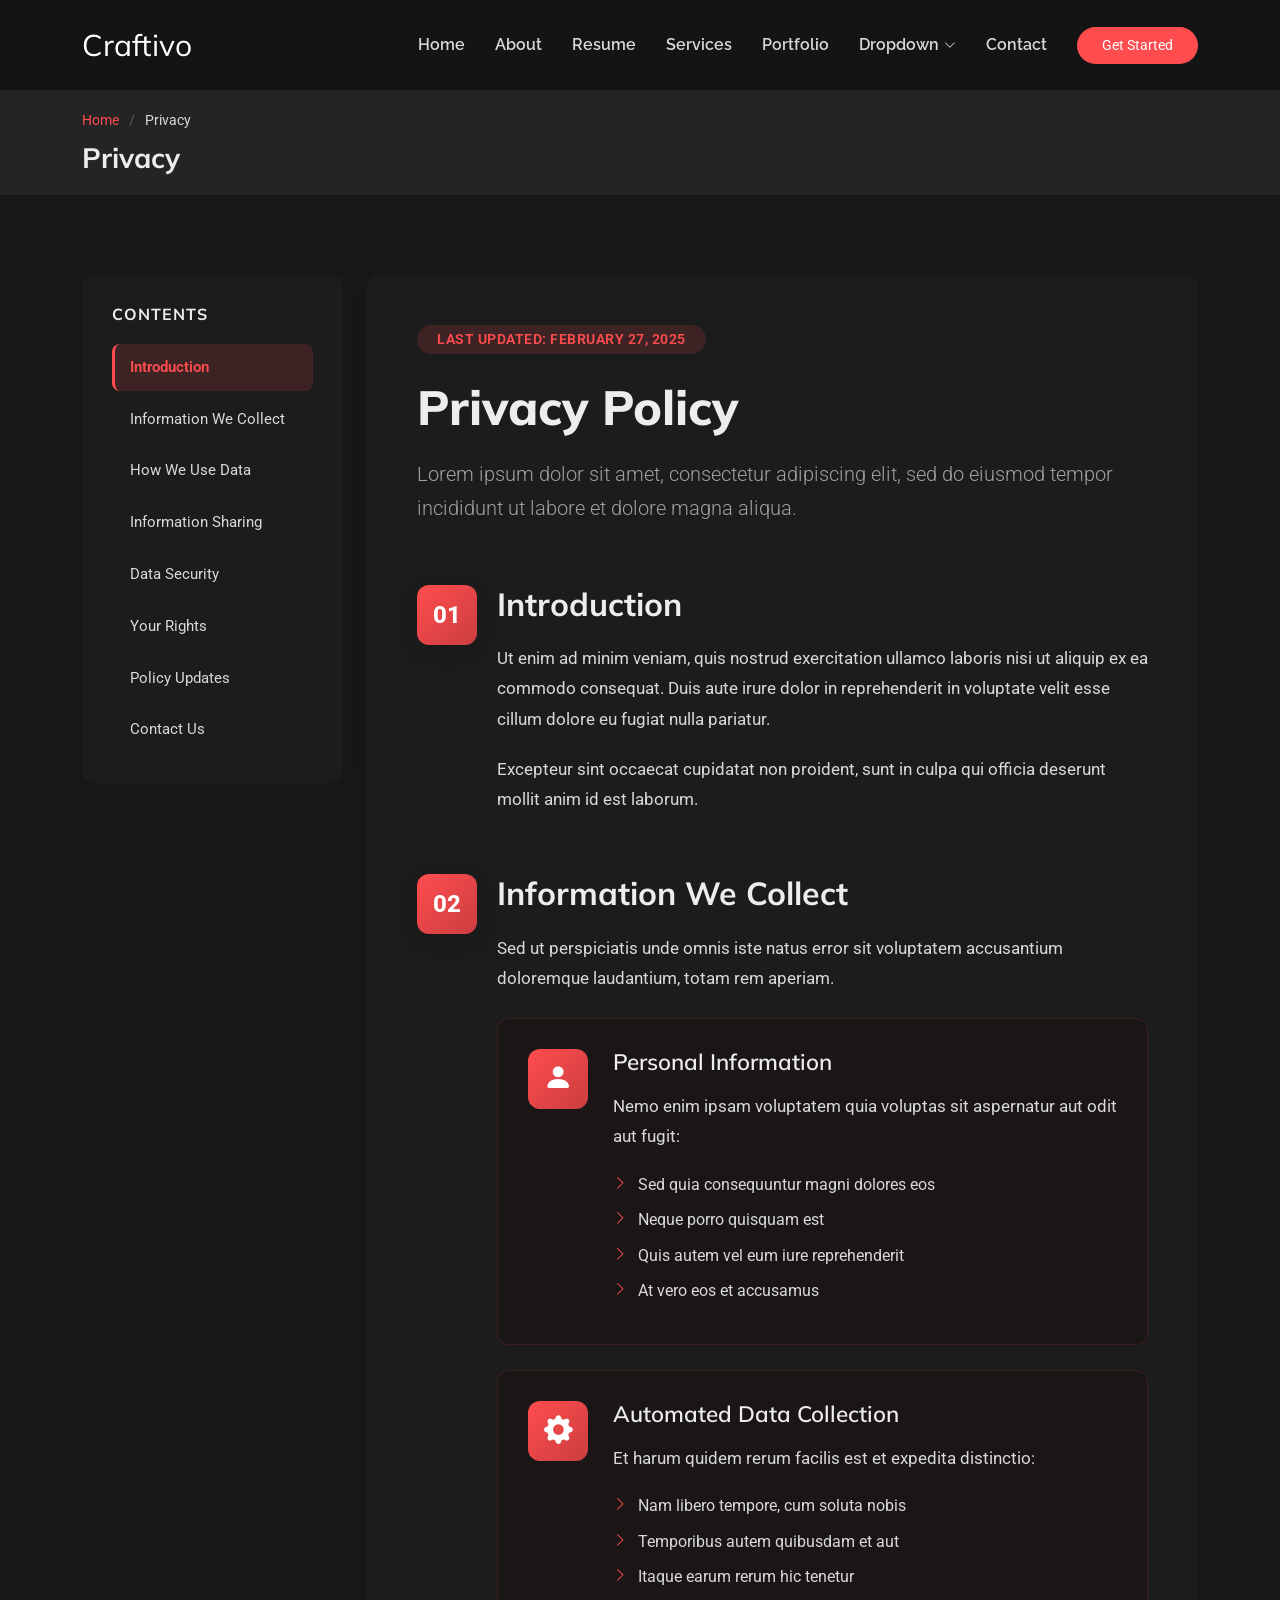
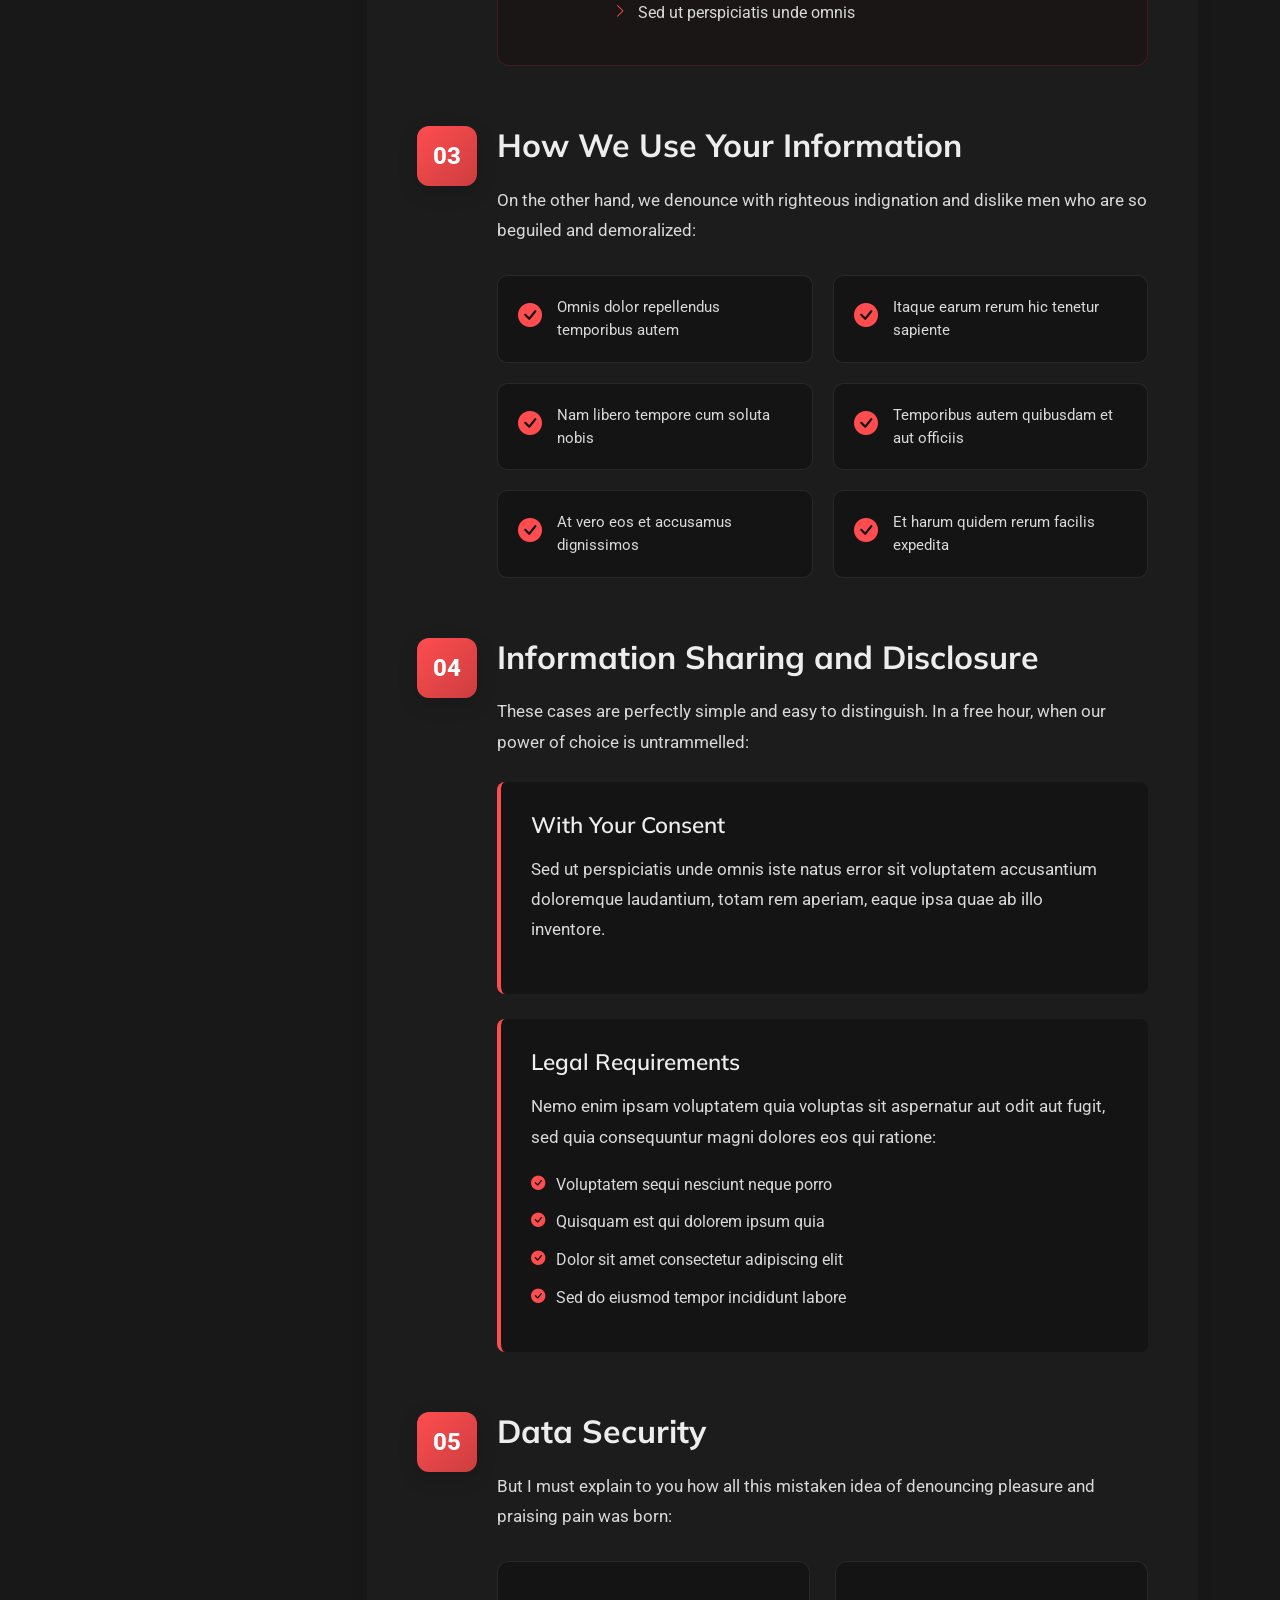
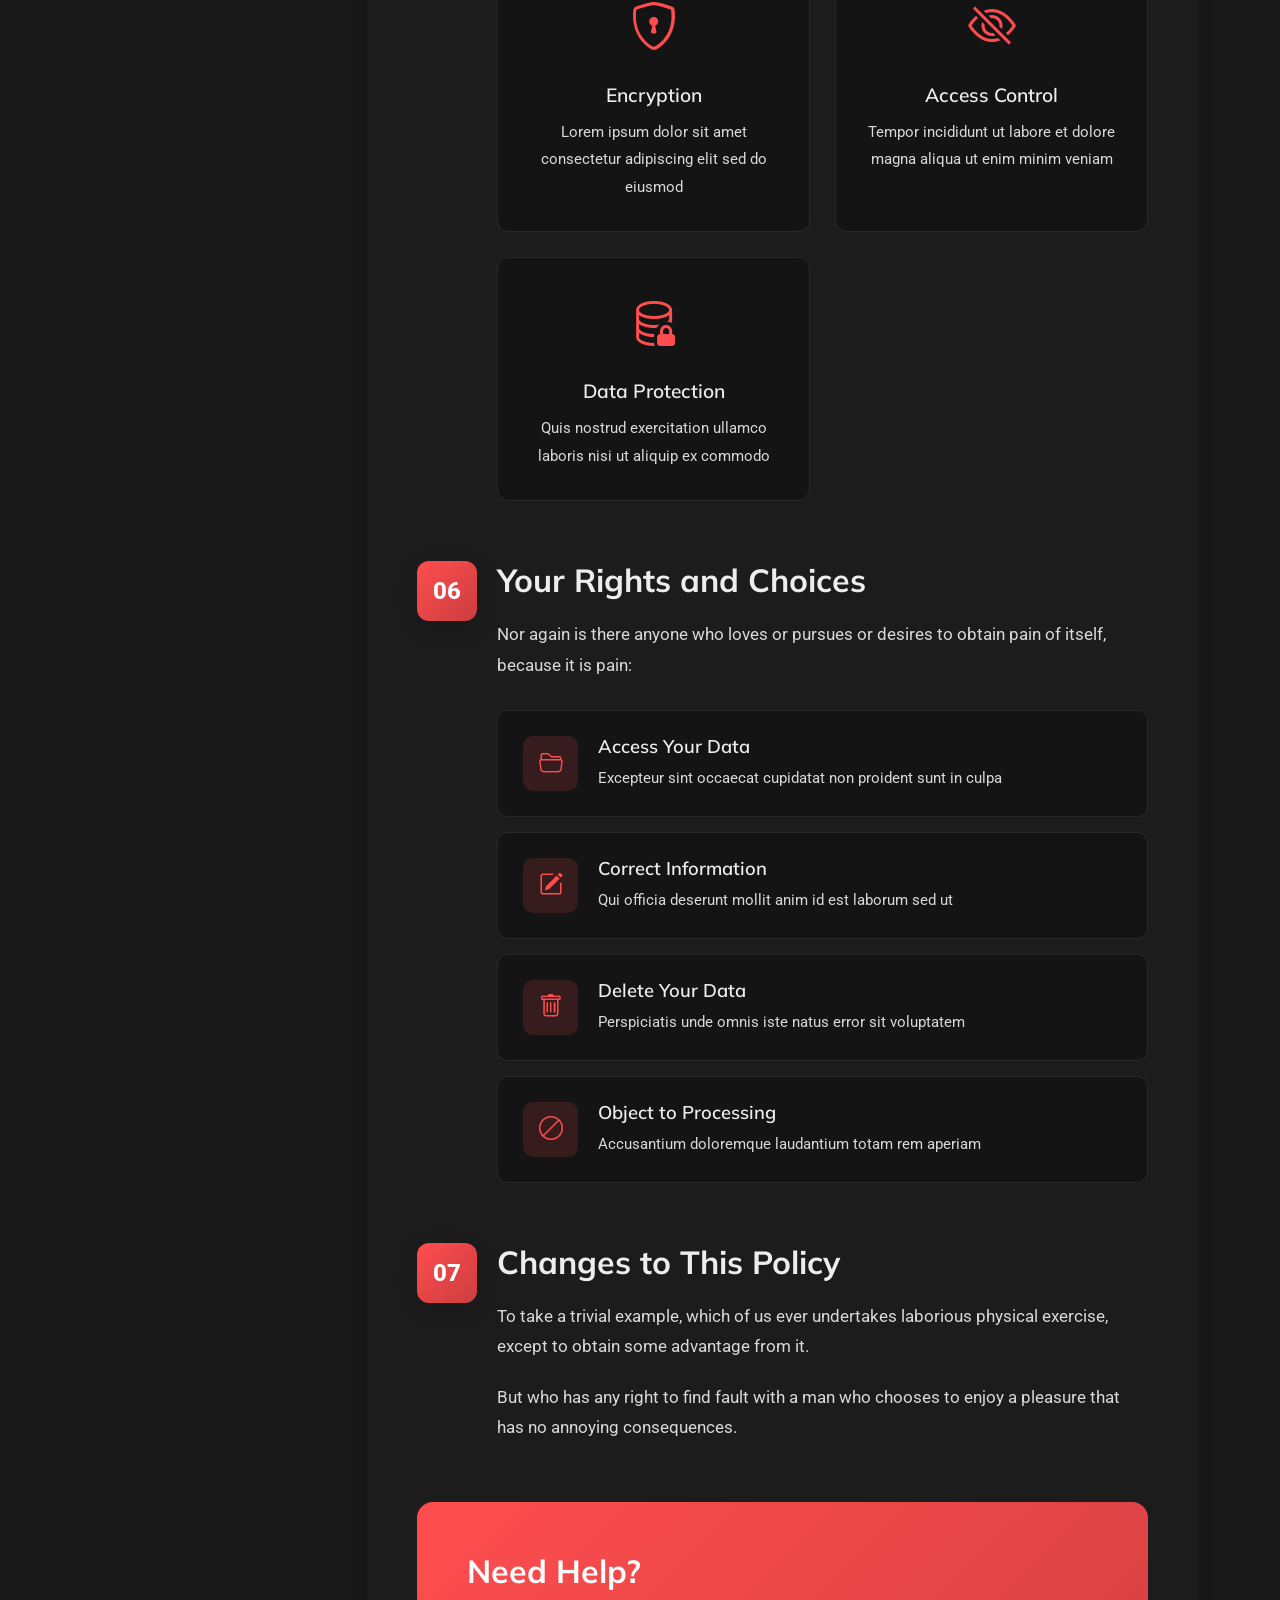
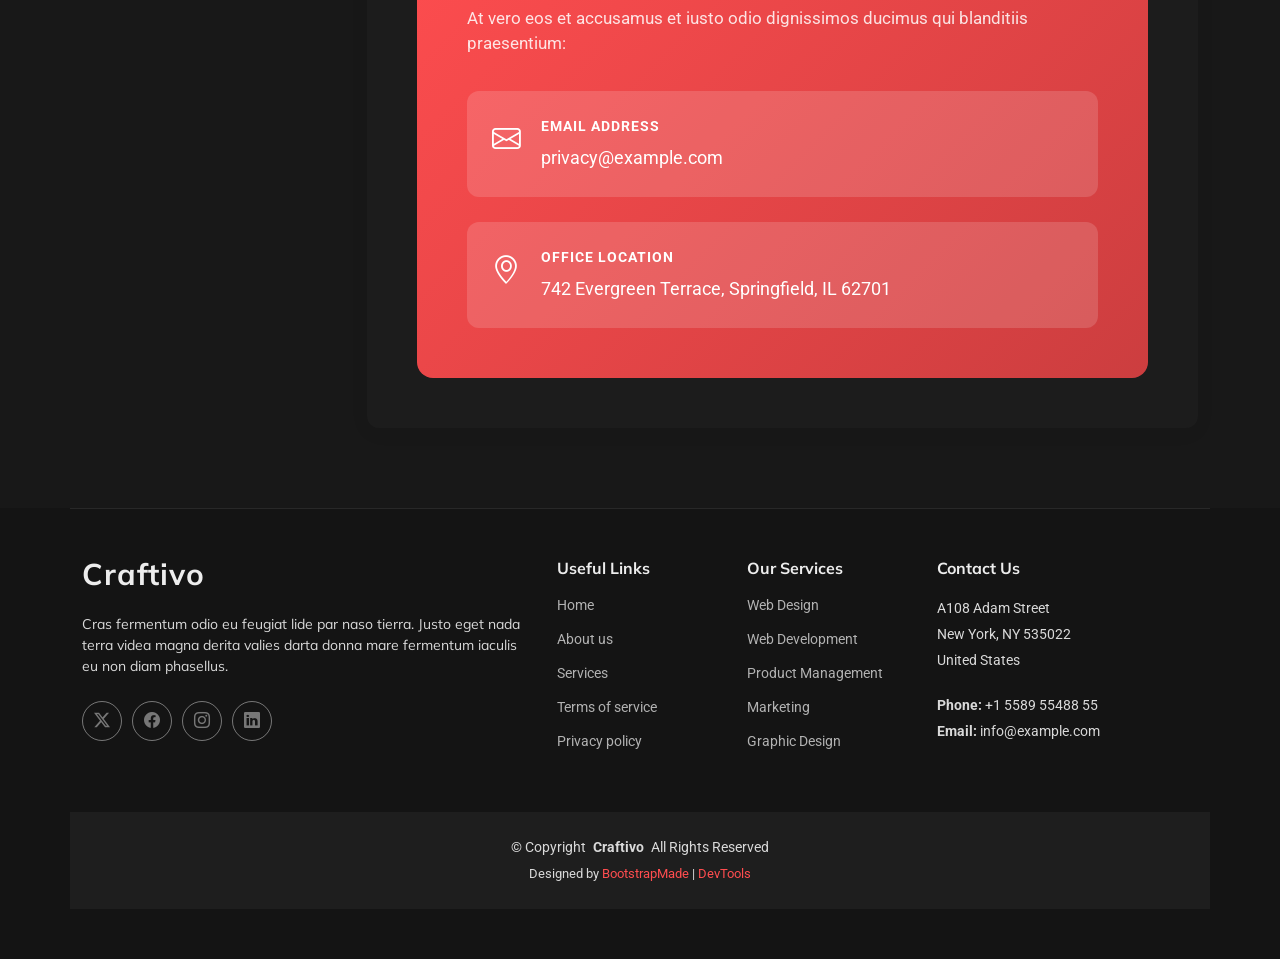
<file: privacy.html>
<!DOCTYPE html>
<html lang="en">

<head>
  <meta charset="utf-8">
  <meta content="width=device-width, initial-scale=1.0" name="viewport">
  <title>Privacy - Craftivo Bootstrap Template</title>
  <meta name="description" content="">
  <meta name="keywords" content="">

  <!-- Favicons -->
  <link href="assets/img/favicon.png" rel="icon">
  <link href="assets/img/apple-touch-icon.png" rel="apple-touch-icon">

  <!-- Fonts -->
  <link href="https://fonts.googleapis.com" rel="preconnect">
  <link href="https://fonts.gstatic.com" rel="preconnect" crossorigin>
  <link href="https://fonts.googleapis.com/css2?family=Roboto:ital,wght@0,100;0,300;0,400;0,500;0,700;0,900;1,100;1,300;1,400;1,500;1,700;1,900&family=Raleway:ital,wght@0,100;0,200;0,300;0,400;0,500;0,600;0,700;0,800;0,900;1,100;1,200;1,300;1,400;1,500;1,600;1,700;1,800;1,900&family=Mulish:ital,wght@0,200;0,300;0,400;0,500;0,600;0,700;0,800;0,900;1,200;1,300;1,400;1,500;1,600;1,700;1,800;1,900&display=swap" rel="stylesheet">

  <!-- Vendor CSS Files -->
  <link href="assets/vendor/bootstrap/css/bootstrap.min.css" rel="stylesheet">
  <link href="assets/vendor/bootstrap-icons/bootstrap-icons.css" rel="stylesheet">
  <link href="assets/vendor/aos/aos.css" rel="stylesheet">
  <link href="assets/vendor/glightbox/css/glightbox.min.css" rel="stylesheet">
  <link href="assets/vendor/swiper/swiper-bundle.min.css" rel="stylesheet">

  <!-- Main CSS File -->
  <link href="assets/css/main.css" rel="stylesheet">

  <!-- =======================================================
  * Template Name: Craftivo
  * Template URL: https://bootstrapmade.com/craftivo-bootstrap-portfolio-template/
  * Updated: Oct 04 2025 with Bootstrap v5.3.8
  * Author: BootstrapMade.com
  * License: https://bootstrapmade.com/license/
  ======================================================== -->
</head>

<body class="privacy-page">

  <header id="header" class="header d-flex align-items-center sticky-top">
    <div class="container-fluid container-xl position-relative d-flex align-items-center">

      <a href="index.html" class="logo d-flex align-items-center me-auto">
        <!-- Uncomment the line below if you also wish to use an image logo -->
        <!-- <img src="assets/img/logo.webp" alt=""> -->
        <h1 class="sitename">Craftivo</h1>
      </a>

      <nav id="navmenu" class="navmenu">
        <ul>
          <li><a href="#hero">Home</a></li>
          <li><a href="#about">About</a></li>
          <li><a href="#resume">Resume</a></li>
          <li><a href="#services">Services</a></li>
          <li><a href="#portfolio">Portfolio</a></li>
          <li class="dropdown"><a href="#"><span>Dropdown</span> <i class="bi bi-chevron-down toggle-dropdown"></i></a>
            <ul>
              <li><a href="#">Dropdown 1</a></li>
              <li class="dropdown"><a href="#"><span>Deep Dropdown</span> <i class="bi bi-chevron-down toggle-dropdown"></i></a>
                <ul>
                  <li><a href="#">Deep Dropdown 1</a></li>
                  <li><a href="#">Deep Dropdown 2</a></li>
                  <li><a href="#">Deep Dropdown 3</a></li>
                  <li><a href="#">Deep Dropdown 4</a></li>
                  <li><a href="#">Deep Dropdown 5</a></li>
                </ul>
              </li>
              <li><a href="#">Dropdown 2</a></li>
              <li><a href="#">Dropdown 3</a></li>
              <li><a href="#">Dropdown 4</a></li>
            </ul>
          </li>
          <li><a href="#contact">Contact</a></li>
        </ul>
        <i class="mobile-nav-toggle d-xl-none bi bi-list"></i>
      </nav>

      <a class="btn-getstarted" href="#about">Get Started</a>

    </div>
  </header>

  <main class="main">

    <!-- Page Title -->
    <div class="page-title light-background">
      <div class="container">
        <nav class="breadcrumbs">
          <ol>
            <li><a href="index.html">Home</a></li>
            <li class="current">Privacy</li>
          </ol>
        </nav>
        <h1>Privacy</h1>
      </div>
    </div><!-- End Page Title -->

    <!-- Privacy Section -->
    <section id="privacy" class="privacy section">

      <div class="container">

        <div class="row">
          <!-- Sidebar Navigation -->
          <div class="col-lg-3">
            <div class="policy-sidebar" data-aos="fade-right">
              <h3>Contents</h3>
              <nav class="policy-nav">
                <a href="#introduction" class="nav-link active">Introduction</a>
                <a href="#information-collect" class="nav-link">Information We Collect</a>
                <a href="#use-information" class="nav-link">How We Use Data</a>
                <a href="#sharing" class="nav-link">Information Sharing</a>
                <a href="#security" class="nav-link">Data Security</a>
                <a href="#rights" class="nav-link">Your Rights</a>
                <a href="#changes" class="nav-link">Policy Updates</a>
                <a href="#contact" class="nav-link">Contact Us</a>
              </nav>
            </div>
          </div>

          <!-- Main Content -->
          <div class="col-lg-9">
            <div class="policy-main">
              <!-- Header -->
              <div class="policy-hero" data-aos="fade-up">
                <div class="badge">Last Updated: February 27, 2025</div>
                <h1>Privacy Policy</h1>
                <p class="lead">Lorem ipsum dolor sit amet, consectetur adipiscing elit, sed do eiusmod tempor incididunt ut labore et dolore magna aliqua.</p>
              </div>

              <!-- Introduction -->
              <div class="policy-section" id="introduction" data-aos="fade-up" data-aos-delay="100">
                <div class="section-number">01</div>
                <h2>Introduction</h2>
                <p>Ut enim ad minim veniam, quis nostrud exercitation ullamco laboris nisi ut aliquip ex ea commodo consequat. Duis aute irure dolor in reprehenderit in voluptate velit esse cillum dolore eu fugiat nulla pariatur.</p>
                <p>Excepteur sint occaecat cupidatat non proident, sunt in culpa qui officia deserunt mollit anim id est laborum.</p>
              </div>

              <!-- Information Collection -->
              <div class="policy-section" id="information-collect" data-aos="fade-up" data-aos-delay="150">
                <div class="section-number">02</div>
                <h2>Information We Collect</h2>
                <p>Sed ut perspiciatis unde omnis iste natus error sit voluptatem accusantium doloremque laudantium, totam rem aperiam.</p>

                <div class="info-card">
                  <div class="card-icon">
                    <i class="bi bi-person-fill"></i>
                  </div>
                  <div class="card-content">
                    <h3>Personal Information</h3>
                    <p>Nemo enim ipsam voluptatem quia voluptas sit aspernatur aut odit aut fugit:</p>
                    <ul>
                      <li>Sed quia consequuntur magni dolores eos</li>
                      <li>Neque porro quisquam est</li>
                      <li>Quis autem vel eum iure reprehenderit</li>
                      <li>At vero eos et accusamus</li>
                    </ul>
                  </div>
                </div>

                <div class="info-card">
                  <div class="card-icon">
                    <i class="bi bi-gear-fill"></i>
                  </div>
                  <div class="card-content">
                    <h3>Automated Data Collection</h3>
                    <p>Et harum quidem rerum facilis est et expedita distinctio:</p>
                    <ul>
                      <li>Nam libero tempore, cum soluta nobis</li>
                      <li>Temporibus autem quibusdam et aut</li>
                      <li>Itaque earum rerum hic tenetur</li>
                      <li>Sed ut perspiciatis unde omnis</li>
                    </ul>
                  </div>
                </div>
              </div>

              <!-- Use of Information -->
              <div class="policy-section" id="use-information" data-aos="fade-up" data-aos-delay="200">
                <div class="section-number">03</div>
                <h2>How We Use Your Information</h2>
                <p>On the other hand, we denounce with righteous indignation and dislike men who are so beguiled and demoralized:</p>
                <div class="usage-grid">
                  <div class="usage-item">
                    <i class="bi bi-check-circle-fill"></i>
                    <span>Omnis dolor repellendus temporibus autem</span>
                  </div>
                  <div class="usage-item">
                    <i class="bi bi-check-circle-fill"></i>
                    <span>Itaque earum rerum hic tenetur sapiente</span>
                  </div>
                  <div class="usage-item">
                    <i class="bi bi-check-circle-fill"></i>
                    <span>Nam libero tempore cum soluta nobis</span>
                  </div>
                  <div class="usage-item">
                    <i class="bi bi-check-circle-fill"></i>
                    <span>Temporibus autem quibusdam et aut officiis</span>
                  </div>
                  <div class="usage-item">
                    <i class="bi bi-check-circle-fill"></i>
                    <span>At vero eos et accusamus dignissimos</span>
                  </div>
                  <div class="usage-item">
                    <i class="bi bi-check-circle-fill"></i>
                    <span>Et harum quidem rerum facilis expedita</span>
                  </div>
                </div>
              </div>

              <!-- Information Sharing -->
              <div class="policy-section" id="sharing" data-aos="fade-up" data-aos-delay="250">
                <div class="section-number">04</div>
                <h2>Information Sharing and Disclosure</h2>
                <p>These cases are perfectly simple and easy to distinguish. In a free hour, when our power of choice is untrammelled:</p>

                <div class="sharing-box">
                  <h3>With Your Consent</h3>
                  <p>Sed ut perspiciatis unde omnis iste natus error sit voluptatem accusantium doloremque laudantium, totam rem aperiam, eaque ipsa quae ab illo inventore.</p>
                </div>

                <div class="sharing-box">
                  <h3>Legal Requirements</h3>
                  <p>Nemo enim ipsam voluptatem quia voluptas sit aspernatur aut odit aut fugit, sed quia consequuntur magni dolores eos qui ratione:</p>
                  <ul>
                    <li>Voluptatem sequi nesciunt neque porro</li>
                    <li>Quisquam est qui dolorem ipsum quia</li>
                    <li>Dolor sit amet consectetur adipiscing elit</li>
                    <li>Sed do eiusmod tempor incididunt labore</li>
                  </ul>
                </div>
              </div>

              <!-- Data Security -->
              <div class="policy-section" id="security" data-aos="fade-up" data-aos-delay="300">
                <div class="section-number">05</div>
                <h2>Data Security</h2>
                <p>But I must explain to you how all this mistaken idea of denouncing pleasure and praising pain was born:</p>
                <div class="security-features">
                  <div class="feature">
                    <i class="bi bi-shield-lock"></i>
                    <h4>Encryption</h4>
                    <p>Lorem ipsum dolor sit amet consectetur adipiscing elit sed do eiusmod</p>
                  </div>
                  <div class="feature">
                    <i class="bi bi-eye-slash"></i>
                    <h4>Access Control</h4>
                    <p>Tempor incididunt ut labore et dolore magna aliqua ut enim minim veniam</p>
                  </div>
                  <div class="feature">
                    <i class="bi bi-database-lock"></i>
                    <h4>Data Protection</h4>
                    <p>Quis nostrud exercitation ullamco laboris nisi ut aliquip ex commodo</p>
                  </div>
                </div>
              </div>

              <!-- Your Rights -->
              <div class="policy-section" id="rights" data-aos="fade-up" data-aos-delay="100">
                <div class="section-number">06</div>
                <h2>Your Rights and Choices</h2>
                <p>Nor again is there anyone who loves or pursues or desires to obtain pain of itself, because it is pain:</p>
                <div class="rights-list">
                  <div class="right-item">
                    <div class="right-icon"><i class="bi bi-folder2-open"></i></div>
                    <div class="right-content">
                      <h4>Access Your Data</h4>
                      <p>Excepteur sint occaecat cupidatat non proident sunt in culpa</p>
                    </div>
                  </div>
                  <div class="right-item">
                    <div class="right-icon"><i class="bi bi-pencil-square"></i></div>
                    <div class="right-content">
                      <h4>Correct Information</h4>
                      <p>Qui officia deserunt mollit anim id est laborum sed ut</p>
                    </div>
                  </div>
                  <div class="right-item">
                    <div class="right-icon"><i class="bi bi-trash"></i></div>
                    <div class="right-content">
                      <h4>Delete Your Data</h4>
                      <p>Perspiciatis unde omnis iste natus error sit voluptatem</p>
                    </div>
                  </div>
                  <div class="right-item">
                    <div class="right-icon"><i class="bi bi-ban"></i></div>
                    <div class="right-content">
                      <h4>Object to Processing</h4>
                      <p>Accusantium doloremque laudantium totam rem aperiam</p>
                    </div>
                  </div>
                </div>
              </div>

              <!-- Policy Updates -->
              <div class="policy-section" id="changes" data-aos="fade-up" data-aos-delay="150">
                <div class="section-number">07</div>
                <h2>Changes to This Policy</h2>
                <p>To take a trivial example, which of us ever undertakes laborious physical exercise, except to obtain some advantage from it.</p>
                <p>But who has any right to find fault with a man who chooses to enjoy a pleasure that has no annoying consequences.</p>
              </div>

              <!-- Contact Section -->
              <div class="policy-contact" id="contact" data-aos="fade-up" data-aos-delay="200">
                <div class="contact-card">
                  <h2>Need Help?</h2>
                  <p>At vero eos et accusamus et iusto odio dignissimos ducimus qui blanditiis praesentium:</p>
                  <div class="contact-info">
                    <div class="info-item">
                      <i class="bi bi-envelope"></i>
                      <div>
                        <strong>Email Address</strong>
                        <span>privacy@example.com</span>
                      </div>
                    </div>
                    <div class="info-item">
                      <i class="bi bi-geo-alt"></i>
                      <div>
                        <strong>Office Location</strong>
                        <span>742 Evergreen Terrace, Springfield, IL 62701</span>
                      </div>
                    </div>
                  </div>
                </div>
              </div>

            </div>
          </div>

        </div>

      </div>

    </section><!-- /Privacy Section -->

  </main>

  <footer id="footer" class="footer">

    <div class="container footer-top">
      <div class="row gy-4">
        <div class="col-lg-5 col-md-12 footer-about">
          <a href="index.html" class="logo d-flex align-items-center">
            <span class="sitename">Craftivo</span>
          </a>
          <p>Cras fermentum odio eu feugiat lide par naso tierra. Justo eget nada terra videa magna derita valies darta donna mare fermentum iaculis eu non diam phasellus.</p>
          <div class="social-links d-flex mt-4">
            <a href=""><i class="bi bi-twitter-x"></i></a>
            <a href=""><i class="bi bi-facebook"></i></a>
            <a href=""><i class="bi bi-instagram"></i></a>
            <a href=""><i class="bi bi-linkedin"></i></a>
          </div>
        </div>

        <div class="col-lg-2 col-6 footer-links">
          <h4>Useful Links</h4>
          <ul>
            <li><a href="#">Home</a></li>
            <li><a href="#">About us</a></li>
            <li><a href="#">Services</a></li>
            <li><a href="#">Terms of service</a></li>
            <li><a href="#">Privacy policy</a></li>
          </ul>
        </div>

        <div class="col-lg-2 col-6 footer-links">
          <h4>Our Services</h4>
          <ul>
            <li><a href="#">Web Design</a></li>
            <li><a href="#">Web Development</a></li>
            <li><a href="#">Product Management</a></li>
            <li><a href="#">Marketing</a></li>
            <li><a href="#">Graphic Design</a></li>
          </ul>
        </div>

        <div class="col-lg-3 col-md-12 footer-contact text-center text-md-start">
          <h4>Contact Us</h4>
          <p>A108 Adam Street</p>
          <p>New York, NY 535022</p>
          <p>United States</p>
          <p class="mt-4"><strong>Phone:</strong> <span>+1 5589 55488 55</span></p>
          <p><strong>Email:</strong> <span>info@example.com</span></p>
        </div>

      </div>
    </div>

    <div class="container copyright text-center mt-4">
      <p>© <span>Copyright</span> <strong class="px-1 sitename">Craftivo</strong> <span>All Rights Reserved</span></p>
      <div class="credits">
        <!-- All the links in the footer should remain intact. -->
        <!-- You can delete the links only if you've purchased the pro version. -->
        <!-- Licensing information: https://bootstrapmade.com/license/ -->
        <!-- Purchase the pro version with working PHP/AJAX contact form: [buy-url] -->
        Designed by <a href="https://bootstrapmade.com/">BootstrapMade</a> | <a href="https://bootstrapmade.com/tools/">DevTools</a>
      </div>
    </div>

  </footer>

  <!-- Scroll Top -->
  <a href="#" id="scroll-top" class="scroll-top d-flex align-items-center justify-content-center"><i class="bi bi-arrow-up-short"></i></a>

  <!-- Preloader -->
  <div id="preloader"></div>

  <!-- Vendor JS Files -->
  <script src="assets/vendor/bootstrap/js/bootstrap.bundle.min.js"></script>
  <script src="assets/vendor/php-email-form/validate.js"></script>
  <script src="assets/vendor/aos/aos.js"></script>
  <script src="assets/vendor/typed.js/typed.umd.js"></script>
  <script src="assets/vendor/waypoints/noframework.waypoints.js"></script>
  <script src="assets/vendor/glightbox/js/glightbox.min.js"></script>
  <script src="assets/vendor/imagesloaded/imagesloaded.pkgd.min.js"></script>
  <script src="assets/vendor/isotope-layout/isotope.pkgd.min.js"></script>
  <script src="assets/vendor/swiper/swiper-bundle.min.js"></script>

  <!-- Main JS File -->
  <script src="assets/js/main.js"></script>

</body>

</html>
</file>
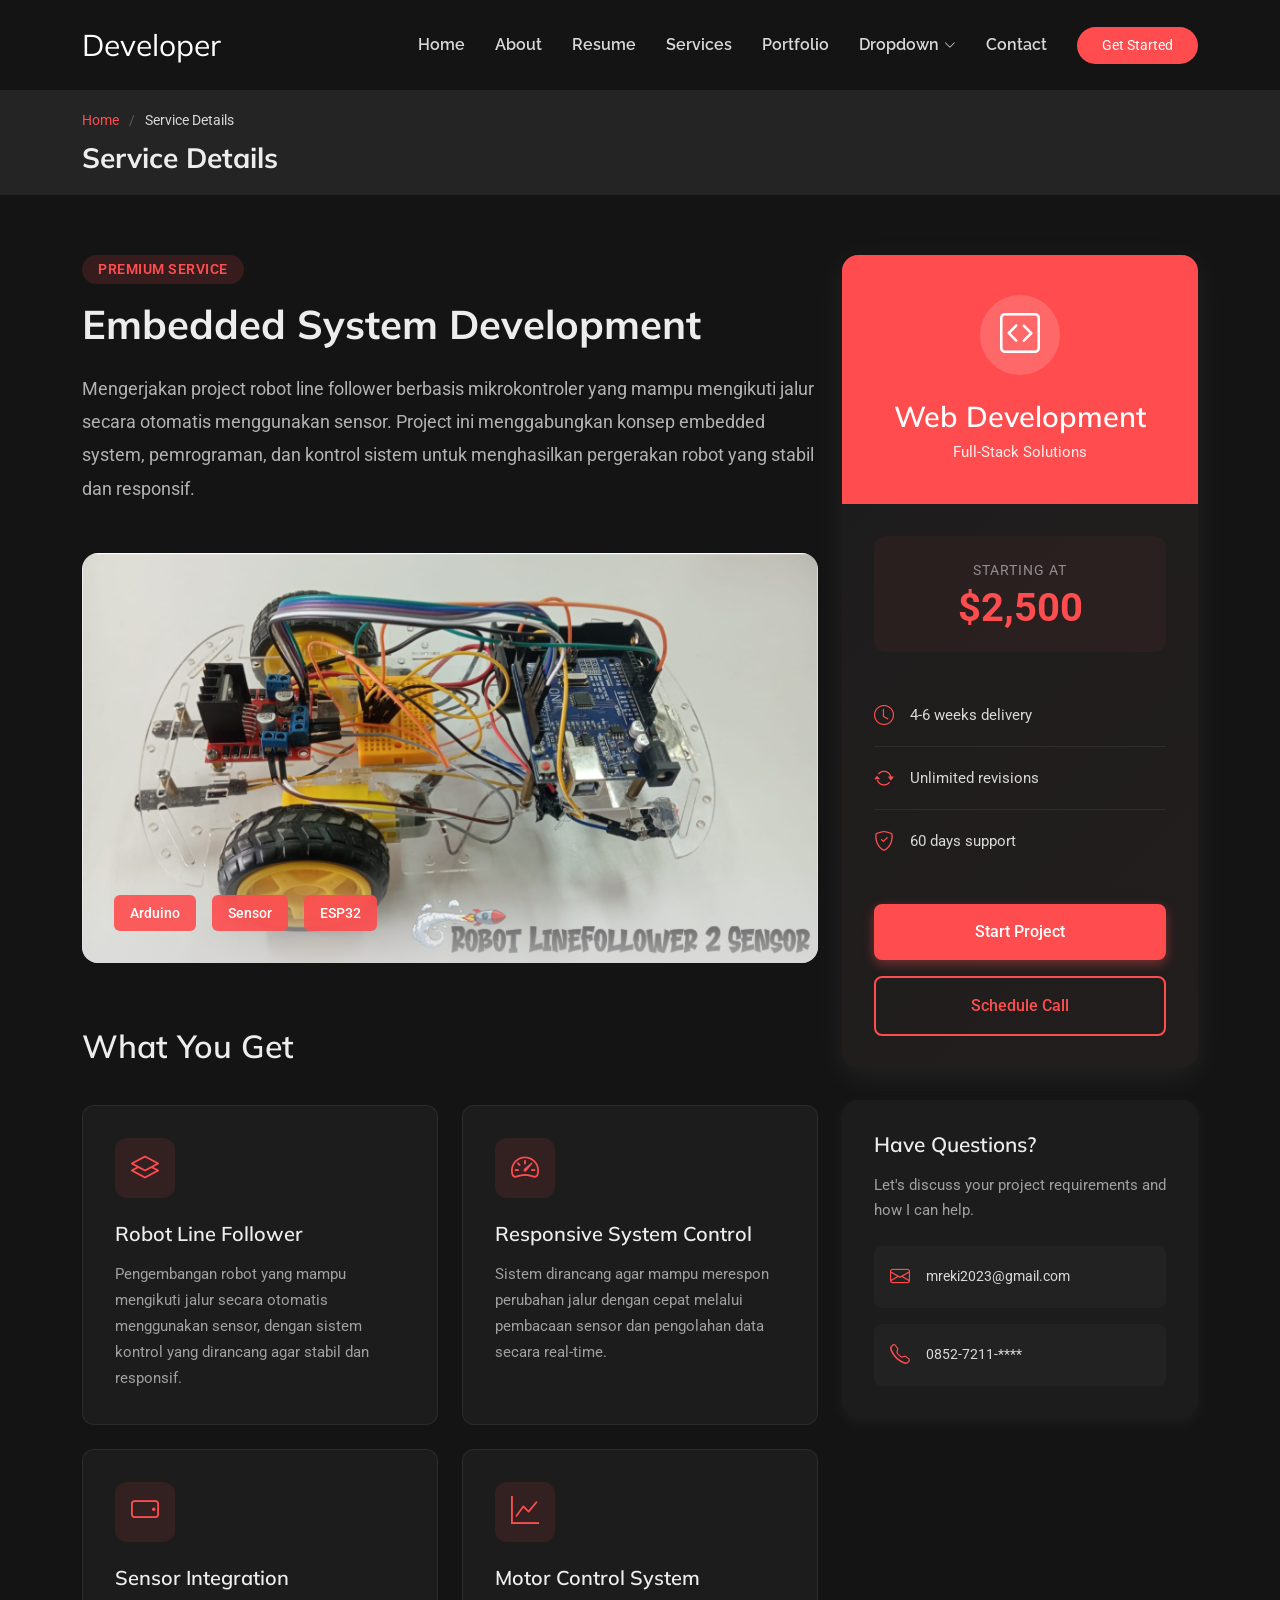
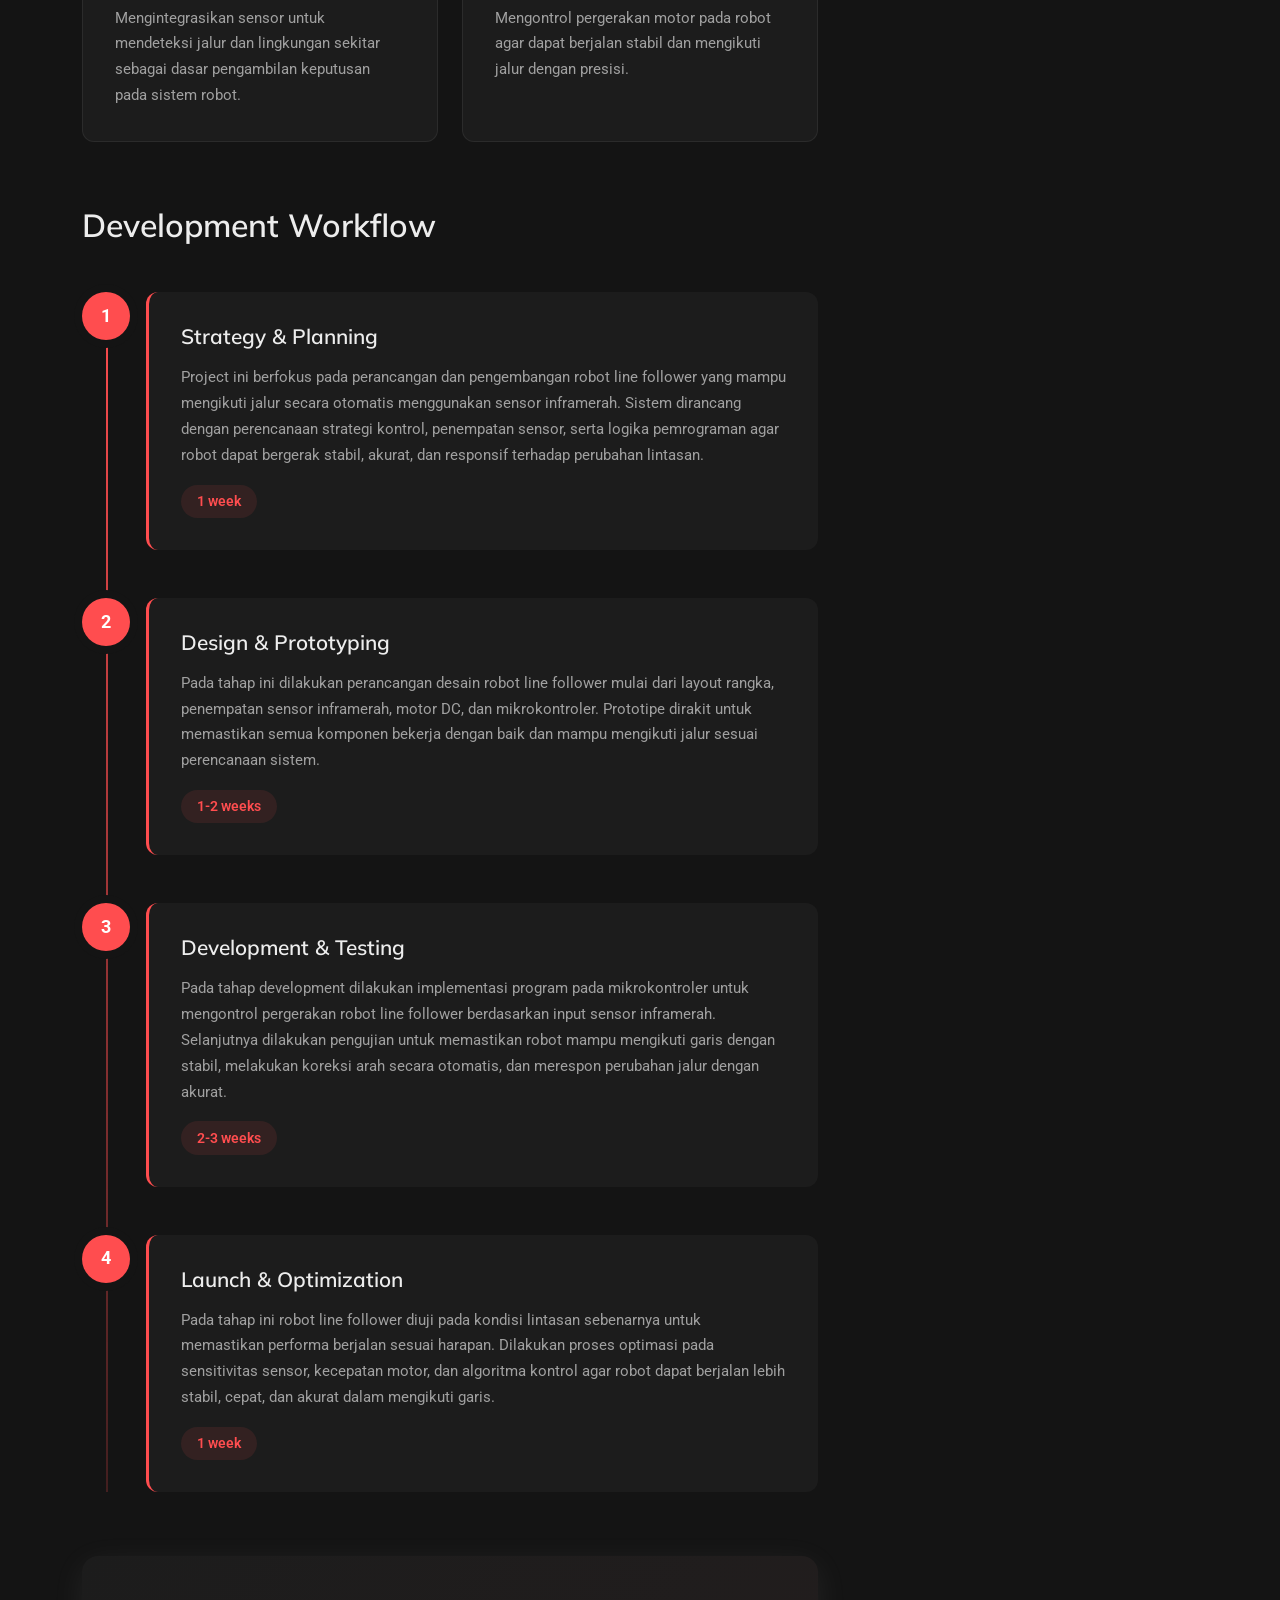
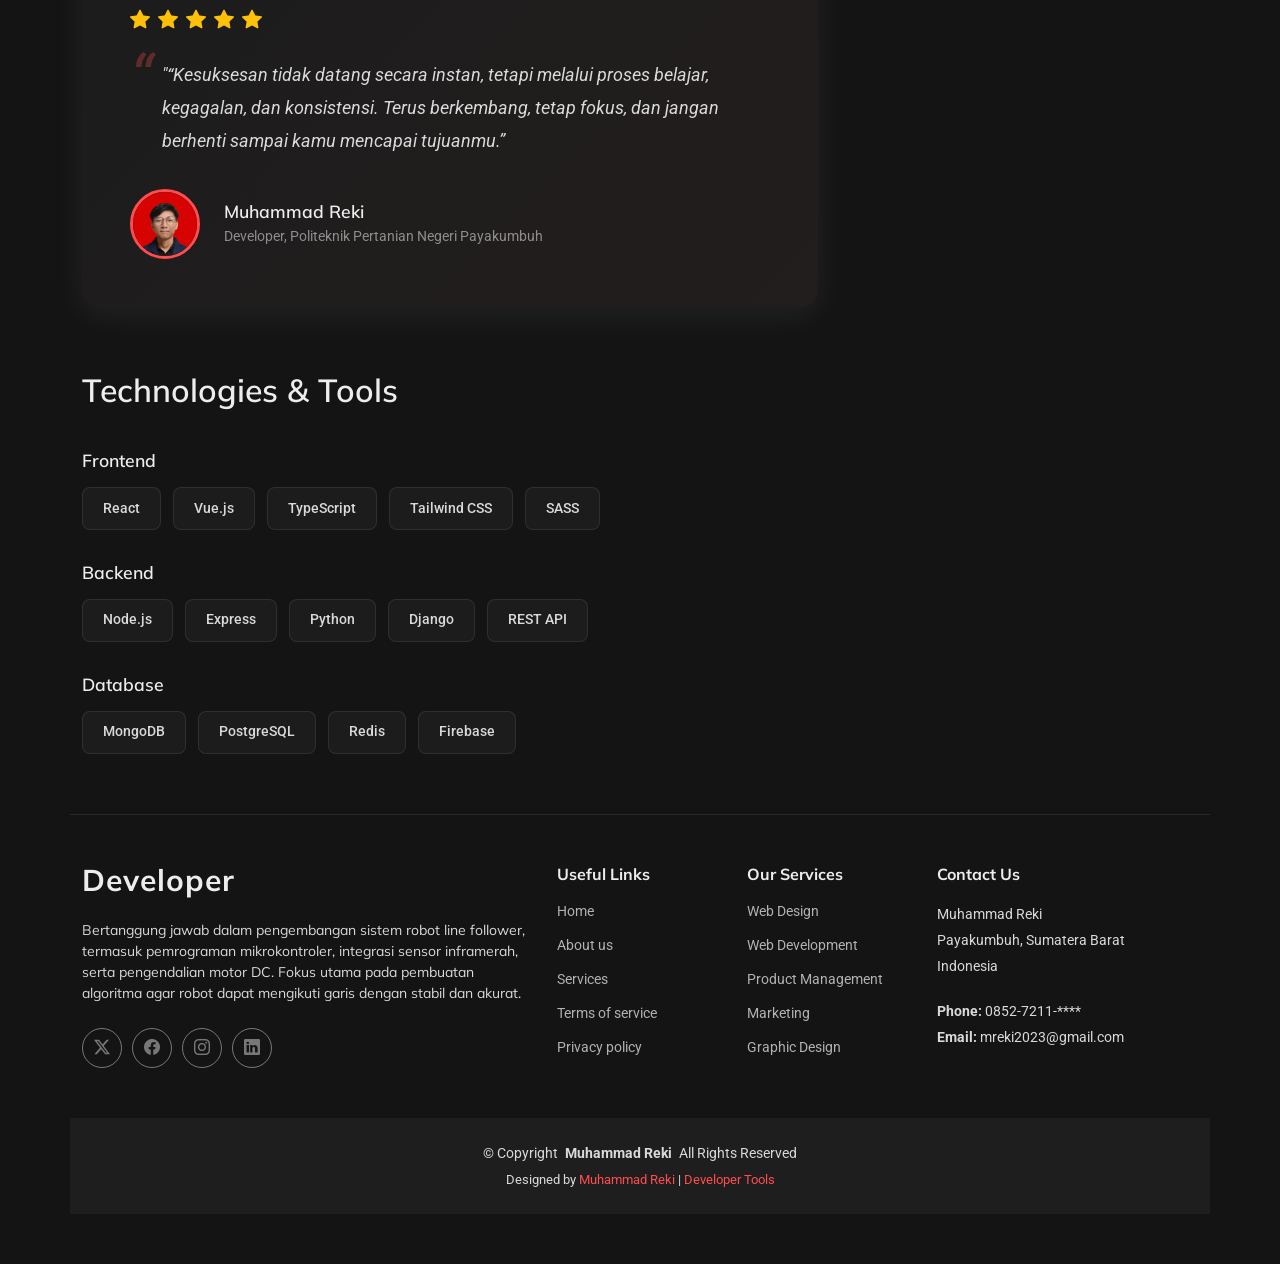
<file: service-details.html>
<!DOCTYPE html>
<html lang="en">

<head>
  <meta charset="utf-8">
  <meta content="width=device-width, initial-scale=1.0" name="viewport">
  <title>Service Details - Craftivo Bootstrap Template</title>
  <meta name="description" content="">
  <meta name="keywords" content="">

  <!-- Favicons -->
  <link href="assets/img/favicon.png" rel="icon">
  <link href="assets/img/apple-touch-icon.png" rel="apple-touch-icon">

  <!-- Fonts -->
  <link href="https://fonts.googleapis.com" rel="preconnect">
  <link href="https://fonts.gstatic.com" rel="preconnect" crossorigin>
  <link href="https://fonts.googleapis.com/css2?family=Roboto:ital,wght@0,100;0,300;0,400;0,500;0,700;0,900;1,100;1,300;1,400;1,500;1,700;1,900&family=Raleway:ital,wght@0,100;0,200;0,300;0,400;0,500;0,600;0,700;0,800;0,900;1,100;1,200;1,300;1,400;1,500;1,600;1,700;1,800;1,900&family=Mulish:ital,wght@0,200;0,300;0,400;0,500;0,600;0,700;0,800;0,900;1,200;1,300;1,400;1,500;1,600;1,700;1,800;1,900&display=swap" rel="stylesheet">

  <!-- Vendor CSS Files -->
  <link href="assets/vendor/bootstrap/css/bootstrap.min.css" rel="stylesheet">
  <link href="assets/vendor/bootstrap-icons/bootstrap-icons.css" rel="stylesheet">
  <link href="assets/vendor/aos/aos.css" rel="stylesheet">
  <link href="assets/vendor/glightbox/css/glightbox.min.css" rel="stylesheet">
  <link href="assets/vendor/swiper/swiper-bundle.min.css" rel="stylesheet">

  <!-- Main CSS File -->
  <link href="assets/css/main.css" rel="stylesheet">

  <!-- =======================================================
  * Template Name: Craftivo
  * Template URL: https://bootstrapmade.com/craftivo-bootstrap-portfolio-template/
  * Updated: Oct 04 2025 with Bootstrap v5.3.8
  * Author: BootstrapMade.com
  * License: https://bootstrapmade.com/license/
  ======================================================== -->
</head>

<body class="service-details-page">

  <header id="header" class="header d-flex align-items-center sticky-top">
    <div class="container-fluid container-xl position-relative d-flex align-items-center">

      <a href="index.html" class="logo d-flex align-items-center me-auto">
        <!-- Uncomment the line below if you also wish to use an image logo -->
        <!-- <img src="assets/img/logo.webp" alt=""> -->
        <h1 class="sitename">Developer</h1>
      </a>

      <nav id="navmenu" class="navmenu">
        <ul>
          <li><a href="#hero">Home</a></li>
          <li><a href="#about">About</a></li>
          <li><a href="#resume">Resume</a></li>
          <li><a href="#services">Services</a></li>
          <li><a href="#portfolio">Portfolio</a></li>
          <li class="dropdown"><a href="#"><span>Dropdown</span> <i class="bi bi-chevron-down toggle-dropdown"></i></a>
            <ul>
              <li><a href="#">Dropdown 1</a></li>
              <li class="dropdown"><a href="#"><span>Deep Dropdown</span> <i class="bi bi-chevron-down toggle-dropdown"></i></a>
                <ul>
                  <li><a href="#">Deep Dropdown 1</a></li>
                  <li><a href="#">Deep Dropdown 2</a></li>
                  <li><a href="#">Deep Dropdown 3</a></li>
                  <li><a href="#">Deep Dropdown 4</a></li>
                  <li><a href="#">Deep Dropdown 5</a></li>
                </ul>
              </li>
              <li><a href="#">Dropdown 2</a></li>
              <li><a href="#">Dropdown 3</a></li>
              <li><a href="#">Dropdown 4</a></li>
            </ul>
          </li>
          <li><a href="#contact">Contact</a></li>
        </ul>
        <i class="mobile-nav-toggle d-xl-none bi bi-list"></i>
      </nav>

      <a class="btn-getstarted" href="#about">Get Started</a>

    </div>
  </header>

  <main class="main">

    <!-- Page Title -->
    <div class="page-title light-background">
      <div class="container">
        <nav class="breadcrumbs">
          <ol>
            <li><a href="index.html">Home</a></li>
            <li class="current">Service Details</li>
          </ol>
        </nav>
        <h1>Service Details</h1>
      </div>
    </div><!-- End Page Title -->

    <!-- Service Details Section -->
    <section id="service-details" class="service-details section">

      <div class="container" data-aos="fade-up" data-aos-delay="100">

        <div class="row">

          <div class="col-lg-4 order-lg-2">

            <div class="sticky-sidebar">

              <div class="service-card" data-aos="fade-left" data-aos-delay="200">
                <div class="card-header">
                  <div class="service-icon">
                    <i class="bi bi-code-square"></i>
                  </div>
                  <h3>Web Development</h3>
                  <p class="service-tagline">Full-Stack Solutions</p>
                </div>
                <div class="card-body">
                  <div class="price-tag">
                    <span class="label">Starting at</span>
                    <span class="price">$2,500</span>
                  </div>
                  <ul class="quick-info">
                    <li>
                      <i class="bi bi-clock"></i>
                      <span>4-6 weeks delivery</span>
                    </li>
                    <li>
                      <i class="bi bi-arrow-repeat"></i>
                      <span>Unlimited revisions</span>
                    </li>
                    <li>
                      <i class="bi bi-shield-check"></i>
                      <span>60 days support</span>
                    </li>
                  </ul>
                  <div class="cta-buttons">
                    <a href="#" class="btn-primary">Start Project</a>
                    <a href="#" class="btn-secondary">Schedule Call</a>
                  </div>
                </div>
              </div>

              <div class="contact-card" data-aos="fade-left" data-aos-delay="300">
                <h4>Have Questions?</h4>
                <p>Let's discuss your project requirements and how I can help.</p>
                <div class="contact-methods">
                  <a href="mailto:mreki2023@gmail.com" class="contact-item">
                    <i class="bi bi-envelope"></i>
                    <span>mreki2023@gmail.com</span>
                  </a>
                  <a href="tel:0852-7211-****" class="contact-item">
                    <i class="bi bi-telephone"></i>
                    <span>0852-7211-****</span>
                  </a>
                </div>
              </div>

            </div>

          </div>

          <div class="col-lg-8 order-lg-1">

            <div class="service-overview" data-aos="fade-up" data-aos-delay="200">
              <div class="overview-header">
                <span class="badge">Premium Service</span>
                <h2>Embedded System Development</h2>
              </div>
              <p class="lead-text">Mengerjakan project robot line follower berbasis mikrokontroler yang mampu mengikuti jalur secara otomatis menggunakan sensor. Project ini menggabungkan konsep embedded system, pemrograman, dan kontrol sistem untuk menghasilkan pergerakan robot yang stabil dan responsif.</p>
            </div>

            <div class="service-image-showcase" data-aos="zoom-in" data-aos-delay="300">
              <img src="assets/img/services/RobotLineFollower11.png" alt="Web Development" class="img-fluid main-image">
              <div class="image-overlay">
                <div class="tech-stack">
                  <span class="tech-item">Arduino</span>
                  <span class="tech-item">Sensor</span>
                  <span class="tech-item">ESP32</span>
                </div>
              </div>
            </div>

            <div class="features-grid" data-aos="fade-up" data-aos-delay="400">
              <h3 class="section-heading">What You Get</h3>
              <div class="row g-4">
                <div class="col-md-6">
                  <div class="feature-box">
                    <div class="icon-wrapper">
                      <i class="bi bi-layers"></i>
                    </div>
                    <h4>Robot Line Follower</h4>
                    <p>Pengembangan robot yang mampu mengikuti jalur secara otomatis menggunakan sensor, dengan sistem kontrol yang dirancang agar stabil dan responsif.</p>
                  </div>
                </div>
                <div class="col-md-6">
                  <div class="feature-box">
                    <div class="icon-wrapper">
                      <i class="bi bi-speedometer2"></i>
                    </div>
                    <h4>Responsive System Control</h4>
                    <p>Sistem dirancang agar mampu merespon perubahan jalur dengan cepat melalui pembacaan sensor dan pengolahan data secara real-time.</p>
                  </div>
                </div>
                <div class="col-md-6">
                  <div class="feature-box">
                    <div class="icon-wrapper">
                      <i class="bi bi-phone-landscape"></i>
                    </div>
                    <h4>Sensor Integration</h4>
                    <p>Mengintegrasikan sensor untuk mendeteksi jalur dan lingkungan sekitar sebagai dasar pengambilan keputusan pada sistem robot.</p>
                  </div>
                </div>
                <div class="col-md-6">
                  <div class="feature-box">
                    <div class="icon-wrapper">
                      <i class="bi bi-graph-up"></i>
                    </div>
                    <h4>Motor Control System</h4>
                    <p>Mengontrol pergerakan motor pada robot agar dapat berjalan stabil dan mengikuti jalur dengan presisi.</p>
                  </div>
                </div>
              </div>
            </div>

            <div class="workflow-section" data-aos="fade-up" data-aos-delay="500">
              <h3 class="section-heading">Development Workflow</h3>
              <div class="timeline">
                <div class="timeline-item">
                  <div class="timeline-marker">1</div>
                  <div class="timeline-content">
                    <h4>Strategy &amp; Planning</h4>
                    <p>Project ini berfokus pada perancangan dan pengembangan robot line follower yang mampu mengikuti jalur secara otomatis menggunakan sensor inframerah. Sistem dirancang dengan perencanaan strategi kontrol, penempatan sensor, serta logika pemrograman agar robot dapat bergerak stabil, akurat, dan responsif terhadap perubahan lintasan.</p>
                    <span class="duration">1 week</span>
                  </div>
                </div>
                <div class="timeline-item">
                  <div class="timeline-marker">2</div>
                  <div class="timeline-content">
                    <h4>Design &amp; Prototyping</h4>
                    <p>Pada tahap ini dilakukan perancangan desain robot line follower mulai dari layout rangka, penempatan sensor inframerah, motor DC, dan mikrokontroler. Prototipe dirakit untuk memastikan semua komponen bekerja dengan baik dan mampu mengikuti jalur sesuai perencanaan sistem.</p>
                    <span class="duration">1-2 weeks</span>
                  </div>
                </div>
                <div class="timeline-item">
                  <div class="timeline-marker">3</div>
                  <div class="timeline-content">
                    <h4>Development &amp; Testing</h4>
                    <p>Pada tahap development dilakukan implementasi program pada mikrokontroler untuk mengontrol pergerakan robot line follower berdasarkan input sensor inframerah. Selanjutnya dilakukan pengujian untuk memastikan robot mampu mengikuti garis dengan stabil, melakukan koreksi arah secara otomatis, dan merespon perubahan jalur dengan akurat.</p>
                    <span class="duration">2-3 weeks</span>
                  </div>
                </div>
                <div class="timeline-item">
                  <div class="timeline-marker">4</div>
                  <div class="timeline-content">
                    <h4>Launch &amp; Optimization</h4>
                    <p>Pada tahap ini robot line follower diuji pada kondisi lintasan sebenarnya untuk memastikan performa berjalan sesuai harapan. Dilakukan proses optimasi pada sensitivitas sensor, kecepatan motor, dan algoritma kontrol agar robot dapat berjalan lebih stabil, cepat, dan akurat dalam mengikuti garis.</p>
                    <span class="duration">1 week</span>
                  </div>
                </div>
              </div>
            </div>

            <div class="testimonial-section" data-aos="fade-up" data-aos-delay="600">
              <div class="testimonial-card">
                <div class="stars">
                  <i class="bi bi-star-fill"></i>
                  <i class="bi bi-star-fill"></i>
                  <i class="bi bi-star-fill"></i>
                  <i class="bi bi-star-fill"></i>
                  <i class="bi bi-star-fill"></i>
                </div>
                <blockquote>
                  "“Kesuksesan tidak datang secara instan, tetapi melalui proses belajar, kegagalan, dan konsistensi. Terus berkembang, tetap fokus, dan jangan berhenti sampai kamu mencapai tujuanmu.”
                </blockquote>
                <div class="client-info">
                  <img src="assets/img/person/PP.png" alt="Muhammad Reki" class="client-avatar">
                  <div class="client-details">
                    <h5>Muhammad Reki</h5>
                    <p>Developer, Politeknik Pertanian Negeri Payakumbuh</p>
                  </div>
                </div>
              </div>
            </div>

            <div class="tech-details" data-aos="fade-up" data-aos-delay="700">
              <h3 class="section-heading">Technologies &amp; Tools</h3>
              <div class="tech-categories">
                <div class="tech-category">
                  <h5>Frontend</h5>
                  <div class="tech-tags">
                    <span>React</span>
                    <span>Vue.js</span>
                    <span>TypeScript</span>
                    <span>Tailwind CSS</span>
                    <span>SASS</span>
                  </div>
                </div>
                <div class="tech-category">
                  <h5>Backend</h5>
                  <div class="tech-tags">
                    <span>Node.js</span>
                    <span>Express</span>
                    <span>Python</span>
                    <span>Django</span>
                    <span>REST API</span>
                  </div>
                </div>
                <div class="tech-category">
                  <h5>Database</h5>
                  <div class="tech-tags">
                    <span>MongoDB</span>
                    <span>PostgreSQL</span>
                    <span>Redis</span>
                    <span>Firebase</span>
                  </div>
                </div>
              </div>
            </div>

          </div>

        </div>

      </div>

    </section><!-- /Service Details Section -->

  </main>

  <footer id="footer" class="footer">

    <div class="container footer-top">
      <div class="row gy-4">
        <div class="col-lg-5 col-md-12 footer-about">
          <a href="index.html" class="logo d-flex align-items-center">
            <span class="sitename">Developer</span>
          </a>
          <p>Bertanggung jawab dalam pengembangan sistem robot line follower, termasuk pemrograman mikrokontroler, integrasi sensor inframerah, serta pengendalian motor DC. Fokus utama pada pembuatan algoritma agar robot dapat mengikuti garis dengan stabil dan akurat.</p>
          <div class="social-links d-flex mt-4">
            <a href=""><i class="bi bi-twitter-x"></i></a>
            <a href=""><i class="bi bi-facebook"></i></a>
            <a href=""><i class="bi bi-instagram"></i></a>
            <a href=""><i class="bi bi-linkedin"></i></a>
          </div>
        </div>

        <div class="col-lg-2 col-6 footer-links">
          <h4>Useful Links</h4>
          <ul>
            <li><a href="#">Home</a></li>
            <li><a href="#">About us</a></li>
            <li><a href="#">Services</a></li>
            <li><a href="#">Terms of service</a></li>
            <li><a href="#">Privacy policy</a></li>
          </ul>
        </div>

        <div class="col-lg-2 col-6 footer-links">
          <h4>Our Services</h4>
          <ul>
            <li><a href="#">Web Design</a></li>
            <li><a href="#">Web Development</a></li>
            <li><a href="#">Product Management</a></li>
            <li><a href="#">Marketing</a></li>
            <li><a href="#">Graphic Design</a></li>
          </ul>
        </div>

        <div class="col-lg-3 col-md-12 footer-contact text-center text-md-start">
          <h4>Contact Us</h4>
          <p>Muhammad Reki</p>
          <p>Payakumbuh, Sumatera Barat</p>
          <p>Indonesia</p>
          <p class="mt-4"><strong>Phone:</strong> <span>0852-7211-****</span></p>
          <p><strong>Email:</strong> <span>mreki2023@gmail.com</span></p>
        </div>

      </div>
    </div>

    <div class="container copyright text-center mt-4">
      <p>© <span>Copyright</span> <strong class="px-1 sitename">Muhammad Reki</strong> <span>All Rights Reserved</span></p>
      <div class="credits">
        <!-- All the links in the footer should remain intact. -->
        <!-- You can delete the links only if you've purchased the pro version. -->
        <!-- Licensing information: https://bootstrapmade.com/license/ -->
        <!-- Purchase the pro version with working PHP/AJAX contact form: [buy-url] -->
        Designed by <a href="https://instagram.com/muhammad.reki_" target="_blank">Muhammad Reki</a> | <a href="https://instagram.com/muhammad.reki_">Developer Tools</a>
      </div>
    </div>

  </footer>

  <!-- Scroll Top -->
  <a href="#" id="scroll-top" class="scroll-top d-flex align-items-center justify-content-center"><i class="bi bi-arrow-up-short"></i></a>

  <!-- Preloader -->
  <div id="preloader"></div>

  <!-- Vendor JS Files -->
  <script src="assets/vendor/bootstrap/js/bootstrap.bundle.min.js"></script>
  <script src="assets/vendor/php-email-form/validate.js"></script>
  <script src="assets/vendor/aos/aos.js"></script>
  <script src="assets/vendor/typed.js/typed.umd.js"></script>
  <script src="assets/vendor/waypoints/noframework.waypoints.js"></script>
  <script src="assets/vendor/glightbox/js/glightbox.min.js"></script>
  <script src="assets/vendor/imagesloaded/imagesloaded.pkgd.min.js"></script>
  <script src="assets/vendor/isotope-layout/isotope.pkgd.min.js"></script>
  <script src="assets/vendor/swiper/swiper-bundle.min.js"></script>

  <!-- Main JS File -->
  <script src="assets/js/main.js"></script>

</body>

</html>
</file>
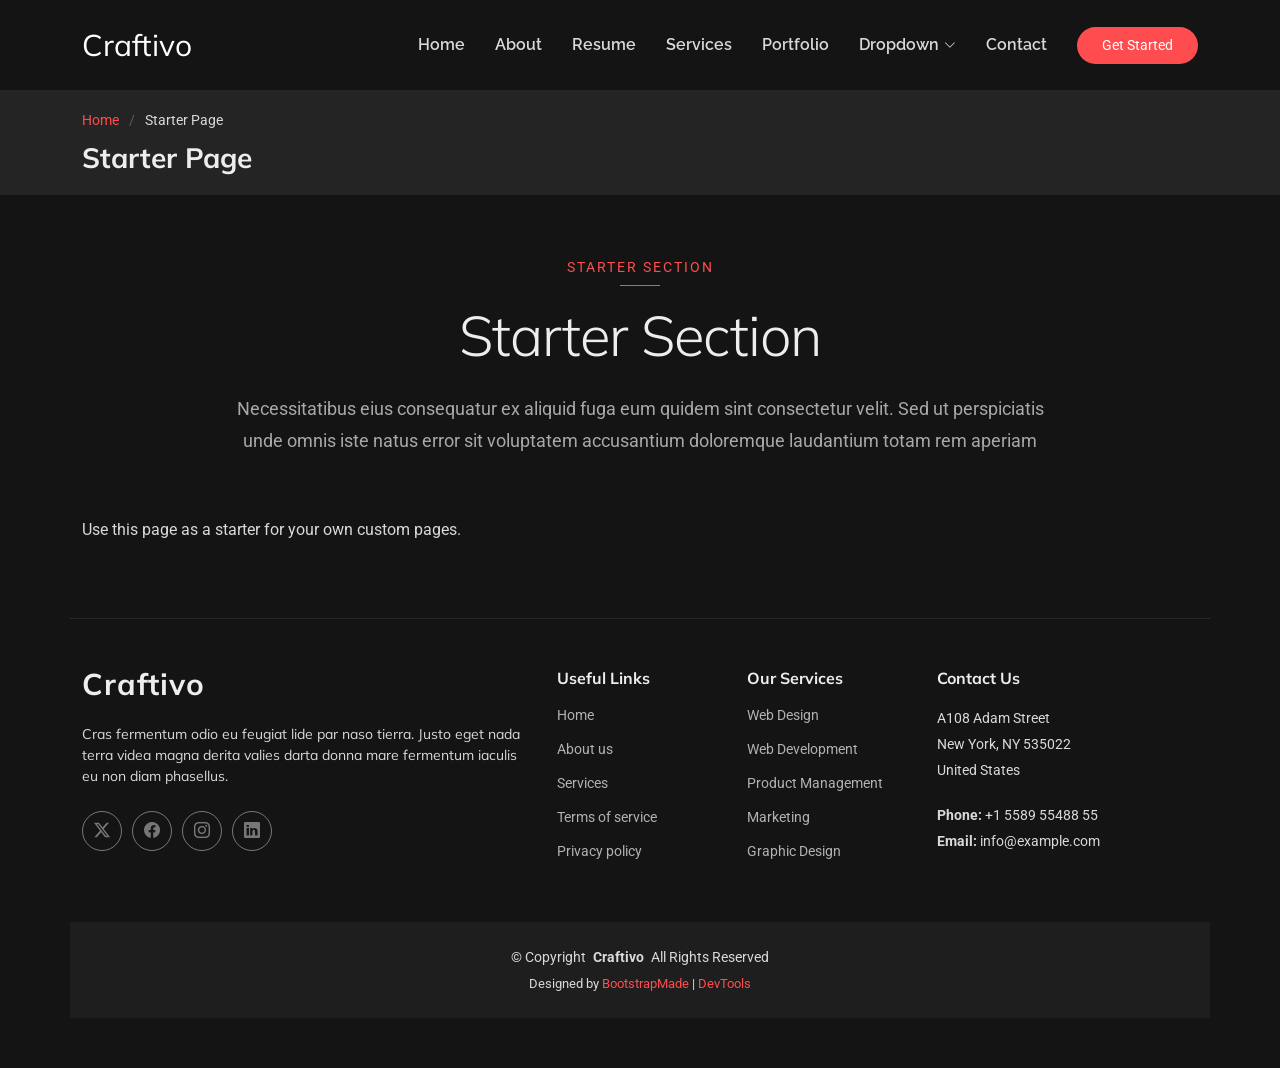
<file: starter-page.html>
<!DOCTYPE html>
<html lang="en">

<head>
  <meta charset="utf-8">
  <meta content="width=device-width, initial-scale=1.0" name="viewport">
  <title>Starter Page - Craftivo Bootstrap Template</title>
  <meta name="description" content="">
  <meta name="keywords" content="">

  <!-- Favicons -->
  <link href="assets/img/favicon.png" rel="icon">
  <link href="assets/img/apple-touch-icon.png" rel="apple-touch-icon">

  <!-- Fonts -->
  <link href="https://fonts.googleapis.com" rel="preconnect">
  <link href="https://fonts.gstatic.com" rel="preconnect" crossorigin>
  <link href="https://fonts.googleapis.com/css2?family=Roboto:ital,wght@0,100;0,300;0,400;0,500;0,700;0,900;1,100;1,300;1,400;1,500;1,700;1,900&family=Raleway:ital,wght@0,100;0,200;0,300;0,400;0,500;0,600;0,700;0,800;0,900;1,100;1,200;1,300;1,400;1,500;1,600;1,700;1,800;1,900&family=Mulish:ital,wght@0,200;0,300;0,400;0,500;0,600;0,700;0,800;0,900;1,200;1,300;1,400;1,500;1,600;1,700;1,800;1,900&display=swap" rel="stylesheet">

  <!-- Vendor CSS Files -->
  <link href="assets/vendor/bootstrap/css/bootstrap.min.css" rel="stylesheet">
  <link href="assets/vendor/bootstrap-icons/bootstrap-icons.css" rel="stylesheet">
  <link href="assets/vendor/aos/aos.css" rel="stylesheet">
  <link href="assets/vendor/glightbox/css/glightbox.min.css" rel="stylesheet">
  <link href="assets/vendor/swiper/swiper-bundle.min.css" rel="stylesheet">

  <!-- Main CSS File -->
  <link href="assets/css/main.css" rel="stylesheet">

  <!-- =======================================================
  * Template Name: Craftivo
  * Template URL: https://bootstrapmade.com/craftivo-bootstrap-portfolio-template/
  * Updated: Oct 04 2025 with Bootstrap v5.3.8
  * Author: BootstrapMade.com
  * License: https://bootstrapmade.com/license/
  ======================================================== -->
</head>

<body class="starter-page-page">

  <header id="header" class="header d-flex align-items-center sticky-top">
    <div class="container-fluid container-xl position-relative d-flex align-items-center">

      <a href="index.html" class="logo d-flex align-items-center me-auto">
        <!-- Uncomment the line below if you also wish to use an image logo -->
        <!-- <img src="assets/img/logo.webp" alt=""> -->
        <h1 class="sitename">Craftivo</h1>
      </a>

      <nav id="navmenu" class="navmenu">
        <ul>
          <li><a href="#hero">Home</a></li>
          <li><a href="#about">About</a></li>
          <li><a href="#resume">Resume</a></li>
          <li><a href="#services">Services</a></li>
          <li><a href="#portfolio">Portfolio</a></li>
          <li class="dropdown"><a href="#"><span>Dropdown</span> <i class="bi bi-chevron-down toggle-dropdown"></i></a>
            <ul>
              <li><a href="#">Dropdown 1</a></li>
              <li class="dropdown"><a href="#"><span>Deep Dropdown</span> <i class="bi bi-chevron-down toggle-dropdown"></i></a>
                <ul>
                  <li><a href="#">Deep Dropdown 1</a></li>
                  <li><a href="#">Deep Dropdown 2</a></li>
                  <li><a href="#">Deep Dropdown 3</a></li>
                  <li><a href="#">Deep Dropdown 4</a></li>
                  <li><a href="#">Deep Dropdown 5</a></li>
                </ul>
              </li>
              <li><a href="#">Dropdown 2</a></li>
              <li><a href="#">Dropdown 3</a></li>
              <li><a href="#">Dropdown 4</a></li>
            </ul>
          </li>
          <li><a href="#contact">Contact</a></li>
        </ul>
        <i class="mobile-nav-toggle d-xl-none bi bi-list"></i>
      </nav>

      <a class="btn-getstarted" href="#about">Get Started</a>

    </div>
  </header>

  <main class="main">

    <!-- Page Title -->
    <div class="page-title light-background">
      <div class="container">
        <nav class="breadcrumbs">
          <ol>
            <li><a href="index.html">Home</a></li>
            <li class="current">Starter Page</li>
          </ol>
        </nav>
        <h1>Starter Page</h1>
      </div>
    </div><!-- End Page Title -->

    <!-- Starter Section Section -->
    <section id="starter-section" class="starter-section section">

      <!-- Section Title -->
      <div class="container section-title" data-aos="fade-up">
        <span class="subtitle">Starter Section</span>
        <h2>Starter Section</h2>
        <p>Necessitatibus eius consequatur ex aliquid fuga eum quidem sint consectetur velit. Sed ut perspiciatis unde omnis iste natus error sit voluptatem accusantium doloremque laudantium totam rem aperiam</p>
      </div><!-- End Section Title -->

      <div class="container" data-aos="fade-up">
        <p>Use this page as a starter for your own custom pages.</p>
      </div>

    </section><!-- /Starter Section Section -->

  </main>

  <footer id="footer" class="footer">

    <div class="container footer-top">
      <div class="row gy-4">
        <div class="col-lg-5 col-md-12 footer-about">
          <a href="index.html" class="logo d-flex align-items-center">
            <span class="sitename">Craftivo</span>
          </a>
          <p>Cras fermentum odio eu feugiat lide par naso tierra. Justo eget nada terra videa magna derita valies darta donna mare fermentum iaculis eu non diam phasellus.</p>
          <div class="social-links d-flex mt-4">
            <a href=""><i class="bi bi-twitter-x"></i></a>
            <a href=""><i class="bi bi-facebook"></i></a>
            <a href=""><i class="bi bi-instagram"></i></a>
            <a href=""><i class="bi bi-linkedin"></i></a>
          </div>
        </div>

        <div class="col-lg-2 col-6 footer-links">
          <h4>Useful Links</h4>
          <ul>
            <li><a href="#">Home</a></li>
            <li><a href="#">About us</a></li>
            <li><a href="#">Services</a></li>
            <li><a href="#">Terms of service</a></li>
            <li><a href="#">Privacy policy</a></li>
          </ul>
        </div>

        <div class="col-lg-2 col-6 footer-links">
          <h4>Our Services</h4>
          <ul>
            <li><a href="#">Web Design</a></li>
            <li><a href="#">Web Development</a></li>
            <li><a href="#">Product Management</a></li>
            <li><a href="#">Marketing</a></li>
            <li><a href="#">Graphic Design</a></li>
          </ul>
        </div>

        <div class="col-lg-3 col-md-12 footer-contact text-center text-md-start">
          <h4>Contact Us</h4>
          <p>A108 Adam Street</p>
          <p>New York, NY 535022</p>
          <p>United States</p>
          <p class="mt-4"><strong>Phone:</strong> <span>+1 5589 55488 55</span></p>
          <p><strong>Email:</strong> <span>info@example.com</span></p>
        </div>

      </div>
    </div>

    <div class="container copyright text-center mt-4">
      <p>© <span>Copyright</span> <strong class="px-1 sitename">Craftivo</strong> <span>All Rights Reserved</span></p>
      <div class="credits">
        <!-- All the links in the footer should remain intact. -->
        <!-- You can delete the links only if you've purchased the pro version. -->
        <!-- Licensing information: https://bootstrapmade.com/license/ -->
        <!-- Purchase the pro version with working PHP/AJAX contact form: [buy-url] -->
        Designed by <a href="https://bootstrapmade.com/">BootstrapMade</a> | <a href="https://bootstrapmade.com/tools/">DevTools</a>
      </div>
    </div>

  </footer>

  <!-- Scroll Top -->
  <a href="#" id="scroll-top" class="scroll-top d-flex align-items-center justify-content-center"><i class="bi bi-arrow-up-short"></i></a>

  <!-- Preloader -->
  <div id="preloader"></div>

  <!-- Vendor JS Files -->
  <script src="assets/vendor/bootstrap/js/bootstrap.bundle.min.js"></script>
  <script src="assets/vendor/php-email-form/validate.js"></script>
  <script src="assets/vendor/aos/aos.js"></script>
  <script src="assets/vendor/typed.js/typed.umd.js"></script>
  <script src="assets/vendor/waypoints/noframework.waypoints.js"></script>
  <script src="assets/vendor/glightbox/js/glightbox.min.js"></script>
  <script src="assets/vendor/imagesloaded/imagesloaded.pkgd.min.js"></script>
  <script src="assets/vendor/isotope-layout/isotope.pkgd.min.js"></script>
  <script src="assets/vendor/swiper/swiper-bundle.min.js"></script>

  <!-- Main JS File -->
  <script src="assets/js/main.js"></script>

</body>

</html>
</file>
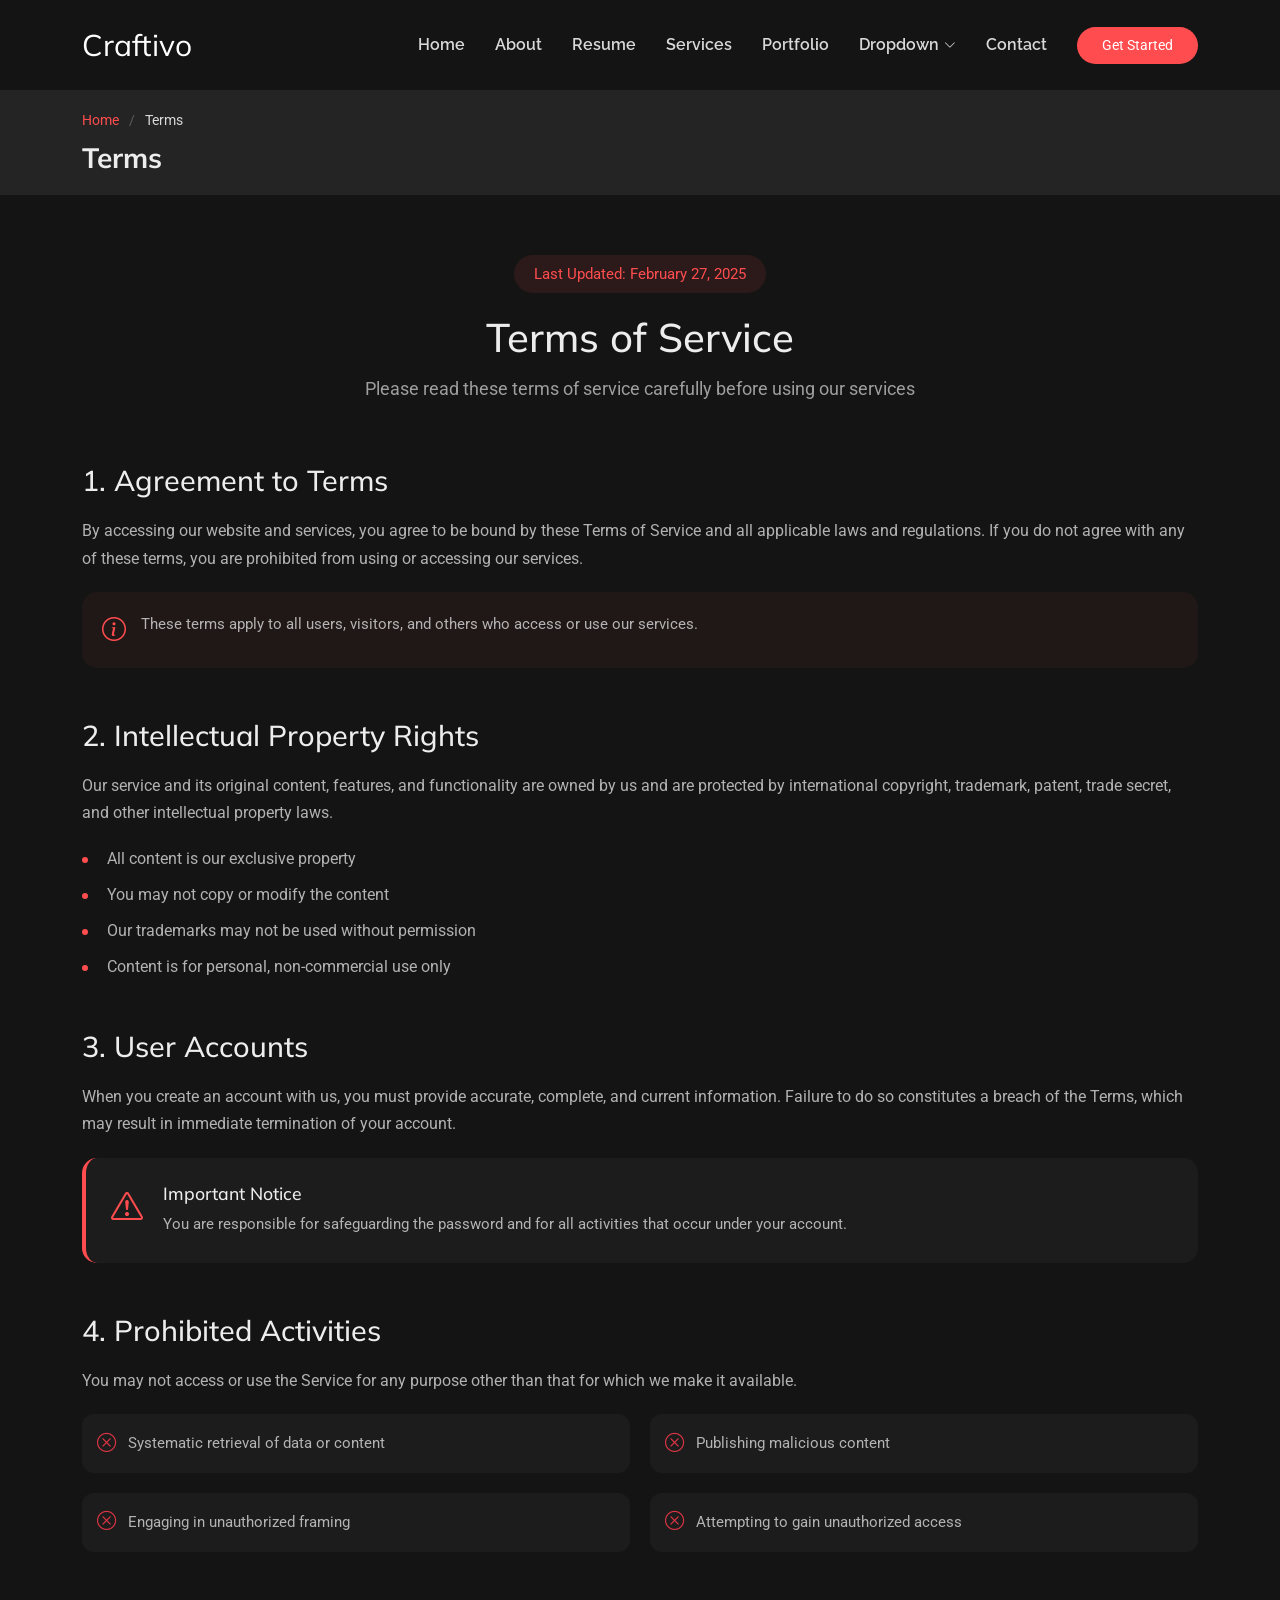
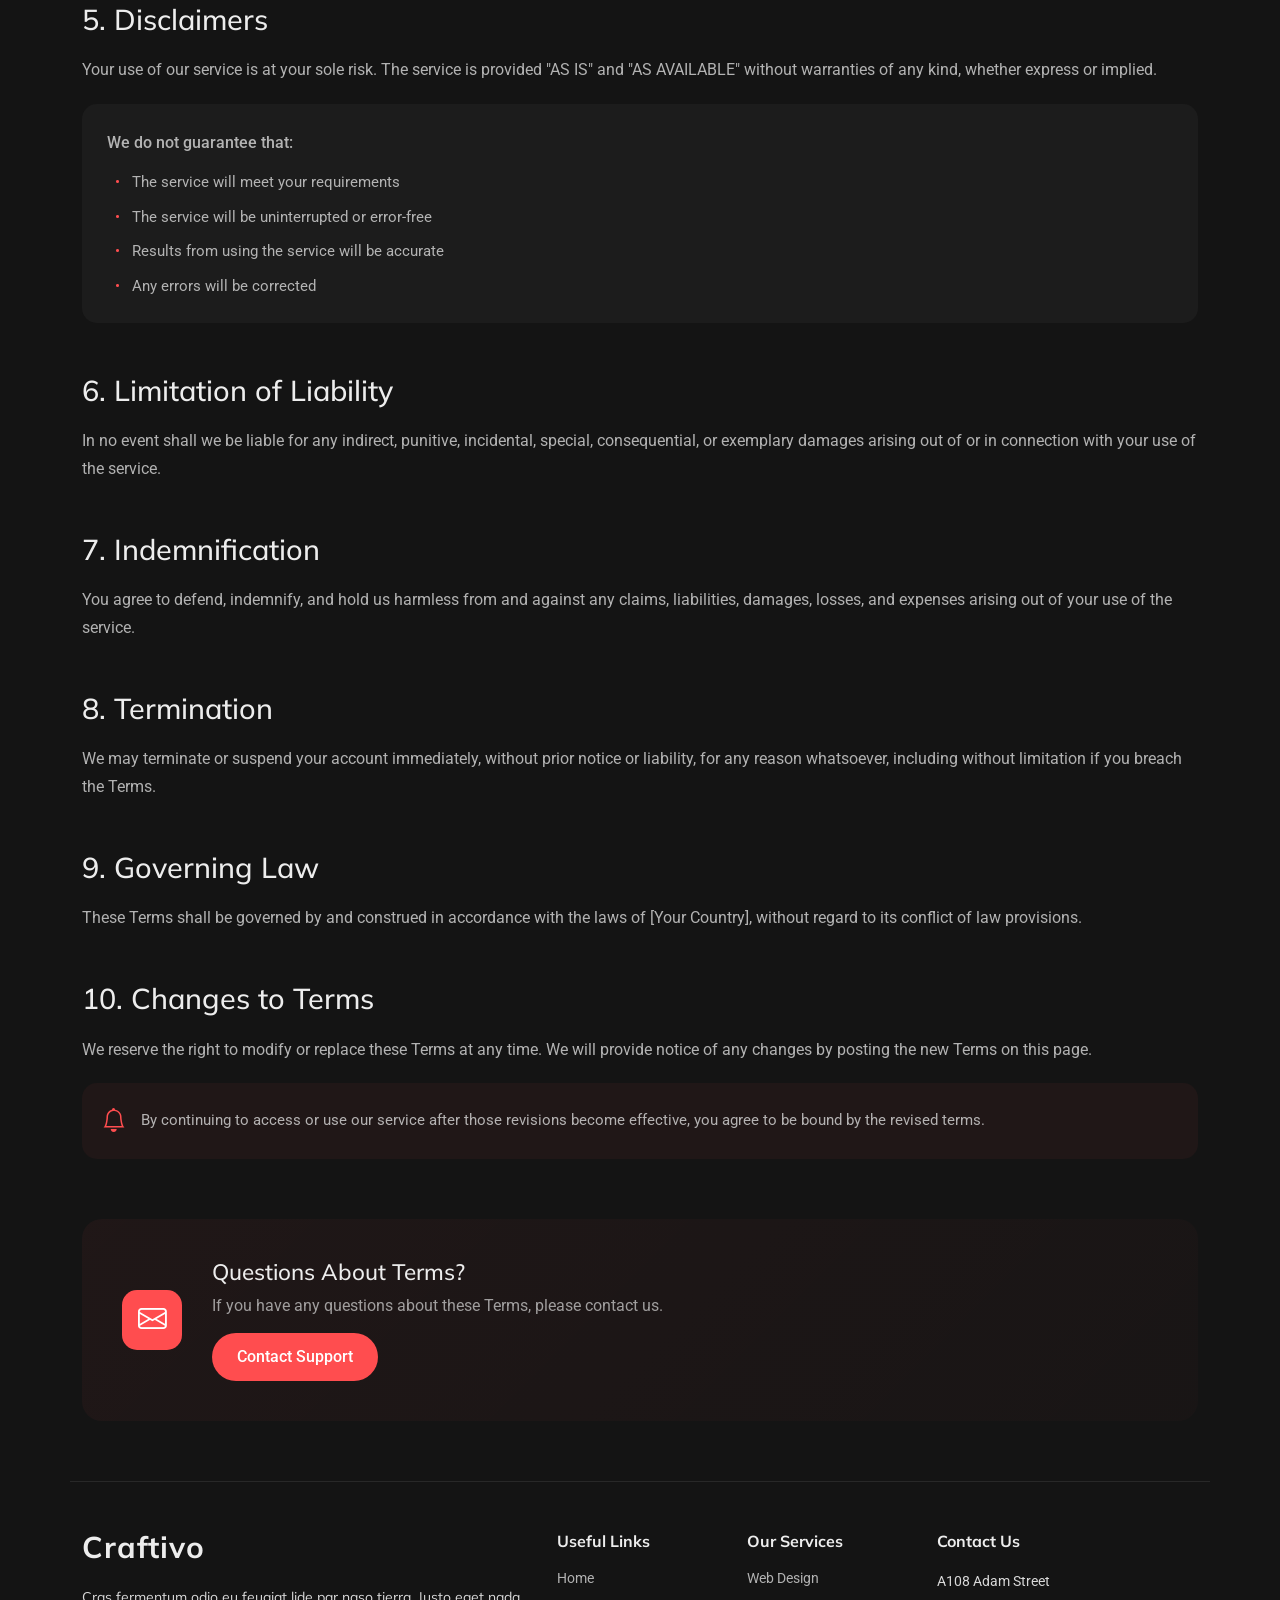
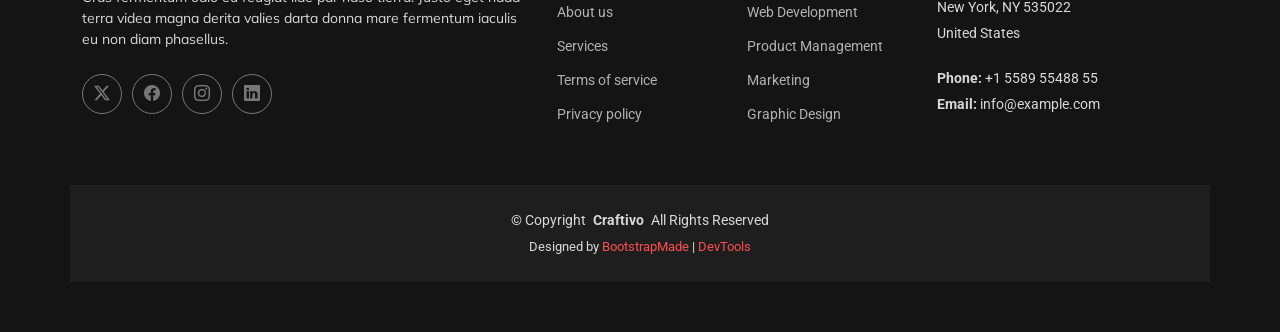
<file: terms.html>
<!DOCTYPE html>
<html lang="en">

<head>
  <meta charset="utf-8">
  <meta content="width=device-width, initial-scale=1.0" name="viewport">
  <title>Terms - Craftivo Bootstrap Template</title>
  <meta name="description" content="">
  <meta name="keywords" content="">

  <!-- Favicons -->
  <link href="assets/img/favicon.png" rel="icon">
  <link href="assets/img/apple-touch-icon.png" rel="apple-touch-icon">

  <!-- Fonts -->
  <link href="https://fonts.googleapis.com" rel="preconnect">
  <link href="https://fonts.gstatic.com" rel="preconnect" crossorigin>
  <link href="https://fonts.googleapis.com/css2?family=Roboto:ital,wght@0,100;0,300;0,400;0,500;0,700;0,900;1,100;1,300;1,400;1,500;1,700;1,900&family=Raleway:ital,wght@0,100;0,200;0,300;0,400;0,500;0,600;0,700;0,800;0,900;1,100;1,200;1,300;1,400;1,500;1,600;1,700;1,800;1,900&family=Mulish:ital,wght@0,200;0,300;0,400;0,500;0,600;0,700;0,800;0,900;1,200;1,300;1,400;1,500;1,600;1,700;1,800;1,900&display=swap" rel="stylesheet">

  <!-- Vendor CSS Files -->
  <link href="assets/vendor/bootstrap/css/bootstrap.min.css" rel="stylesheet">
  <link href="assets/vendor/bootstrap-icons/bootstrap-icons.css" rel="stylesheet">
  <link href="assets/vendor/aos/aos.css" rel="stylesheet">
  <link href="assets/vendor/glightbox/css/glightbox.min.css" rel="stylesheet">
  <link href="assets/vendor/swiper/swiper-bundle.min.css" rel="stylesheet">

  <!-- Main CSS File -->
  <link href="assets/css/main.css" rel="stylesheet">

  <!-- =======================================================
  * Template Name: Craftivo
  * Template URL: https://bootstrapmade.com/craftivo-bootstrap-portfolio-template/
  * Updated: Oct 04 2025 with Bootstrap v5.3.8
  * Author: BootstrapMade.com
  * License: https://bootstrapmade.com/license/
  ======================================================== -->
</head>

<body class="terms-page">

  <header id="header" class="header d-flex align-items-center sticky-top">
    <div class="container-fluid container-xl position-relative d-flex align-items-center">

      <a href="index.html" class="logo d-flex align-items-center me-auto">
        <!-- Uncomment the line below if you also wish to use an image logo -->
        <!-- <img src="assets/img/logo.webp" alt=""> -->
        <h1 class="sitename">Craftivo</h1>
      </a>

      <nav id="navmenu" class="navmenu">
        <ul>
          <li><a href="#hero">Home</a></li>
          <li><a href="#about">About</a></li>
          <li><a href="#resume">Resume</a></li>
          <li><a href="#services">Services</a></li>
          <li><a href="#portfolio">Portfolio</a></li>
          <li class="dropdown"><a href="#"><span>Dropdown</span> <i class="bi bi-chevron-down toggle-dropdown"></i></a>
            <ul>
              <li><a href="#">Dropdown 1</a></li>
              <li class="dropdown"><a href="#"><span>Deep Dropdown</span> <i class="bi bi-chevron-down toggle-dropdown"></i></a>
                <ul>
                  <li><a href="#">Deep Dropdown 1</a></li>
                  <li><a href="#">Deep Dropdown 2</a></li>
                  <li><a href="#">Deep Dropdown 3</a></li>
                  <li><a href="#">Deep Dropdown 4</a></li>
                  <li><a href="#">Deep Dropdown 5</a></li>
                </ul>
              </li>
              <li><a href="#">Dropdown 2</a></li>
              <li><a href="#">Dropdown 3</a></li>
              <li><a href="#">Dropdown 4</a></li>
            </ul>
          </li>
          <li><a href="#contact">Contact</a></li>
        </ul>
        <i class="mobile-nav-toggle d-xl-none bi bi-list"></i>
      </nav>

      <a class="btn-getstarted" href="#about">Get Started</a>

    </div>
  </header>

  <main class="main">

    <!-- Page Title -->
    <div class="page-title light-background">
      <div class="container">
        <nav class="breadcrumbs">
          <ol>
            <li><a href="index.html">Home</a></li>
            <li class="current">Terms</li>
          </ol>
        </nav>
        <h1>Terms</h1>
      </div>
    </div><!-- End Page Title -->

    <!-- Terms Of Service Section -->
    <section id="terms-of-service" class="terms-of-service section">

      <div class="container" data-aos="fade-up">
        <!-- Page Header -->
        <div class="tos-header text-center" data-aos="fade-up">
          <span class="last-updated">Last Updated: February 27, 2025</span>
          <h2>Terms of Service</h2>
          <p>Please read these terms of service carefully before using our services</p>
        </div>

        <!-- Content -->
        <div class="tos-content" data-aos="fade-up" data-aos-delay="200">
          <!-- Agreement Section -->
          <div id="agreement" class="content-section">
            <h3>1. Agreement to Terms</h3>
            <p>By accessing our website and services, you agree to be bound by these Terms of Service and all applicable laws and regulations. If you do not agree with any of these terms, you are prohibited from using or accessing our services.</p>
            <div class="info-box">
              <i class="bi bi-info-circle"></i>
              <p>These terms apply to all users, visitors, and others who access or use our services.</p>
            </div>
          </div>

          <!-- Intellectual Property -->
          <div id="intellectual-property" class="content-section">
            <h3>2. Intellectual Property Rights</h3>
            <p>Our service and its original content, features, and functionality are owned by us and are protected by international copyright, trademark, patent, trade secret, and other intellectual property laws.</p>
            <ul class="list-items">
              <li>All content is our exclusive property</li>
              <li>You may not copy or modify the content</li>
              <li>Our trademarks may not be used without permission</li>
              <li>Content is for personal, non-commercial use only</li>
            </ul>
          </div>

          <!-- User Accounts -->
          <div id="user-accounts" class="content-section">
            <h3>3. User Accounts</h3>
            <p>When you create an account with us, you must provide accurate, complete, and current information. Failure to do so constitutes a breach of the Terms, which may result in immediate termination of your account.</p>
            <div class="alert-box">
              <i class="bi bi-exclamation-triangle"></i>
              <div class="alert-content">
                <h5>Important Notice</h5>
                <p>You are responsible for safeguarding the password and for all activities that occur under your account.</p>
              </div>
            </div>
          </div>

          <!-- Prohibited Activities -->
          <div id="prohibited" class="content-section">
            <h3>4. Prohibited Activities</h3>
            <p>You may not access or use the Service for any purpose other than that for which we make it available.</p>
            <div class="prohibited-list">
              <div class="prohibited-item">
                <i class="bi bi-x-circle"></i>
                <span>Systematic retrieval of data or content</span>
              </div>
              <div class="prohibited-item">
                <i class="bi bi-x-circle"></i>
                <span>Publishing malicious content</span>
              </div>
              <div class="prohibited-item">
                <i class="bi bi-x-circle"></i>
                <span>Engaging in unauthorized framing</span>
              </div>
              <div class="prohibited-item">
                <i class="bi bi-x-circle"></i>
                <span>Attempting to gain unauthorized access</span>
              </div>
            </div>
          </div>

          <!-- Disclaimers -->
          <div id="disclaimer" class="content-section">
            <h3>5. Disclaimers</h3>
            <p>Your use of our service is at your sole risk. The service is provided "AS IS" and "AS AVAILABLE" without warranties of any kind, whether express or implied.</p>
            <div class="disclaimer-box">
              <p>We do not guarantee that:</p>
              <ul>
                <li>The service will meet your requirements</li>
                <li>The service will be uninterrupted or error-free</li>
                <li>Results from using the service will be accurate</li>
                <li>Any errors will be corrected</li>
              </ul>
            </div>
          </div>

          <!-- Limitation of Liability -->
          <div id="limitation" class="content-section">
            <h3>6. Limitation of Liability</h3>
            <p>In no event shall we be liable for any indirect, punitive, incidental, special, consequential, or exemplary damages arising out of or in connection with your use of the service.</p>
          </div>

          <!-- Indemnification -->
          <div id="indemnification" class="content-section">
            <h3>7. Indemnification</h3>
            <p>You agree to defend, indemnify, and hold us harmless from and against any claims, liabilities, damages, losses, and expenses arising out of your use of the service.</p>
          </div>

          <!-- Termination -->
          <div id="termination" class="content-section">
            <h3>8. Termination</h3>
            <p>We may terminate or suspend your account immediately, without prior notice or liability, for any reason whatsoever, including without limitation if you breach the Terms.</p>
          </div>

          <!-- Governing Law -->
          <div id="governing-law" class="content-section">
            <h3>9. Governing Law</h3>
            <p>These Terms shall be governed by and construed in accordance with the laws of [Your Country], without regard to its conflict of law provisions.</p>
          </div>

          <!-- Changes -->
          <div id="changes" class="content-section">
            <h3>10. Changes to Terms</h3>
            <p>We reserve the right to modify or replace these Terms at any time. We will provide notice of any changes by posting the new Terms on this page.</p>
            <div class="notice-box">
              <i class="bi bi-bell"></i>
              <p>By continuing to access or use our service after those revisions become effective, you agree to be bound by the revised terms.</p>
            </div>
          </div>
        </div>

        <!-- Contact Section -->
        <div class="tos-contact" data-aos="fade-up" data-aos-delay="300">
          <div class="contact-box">
            <div class="contact-icon">
              <i class="bi bi-envelope"></i>
            </div>
            <div class="contact-content">
              <h4>Questions About Terms?</h4>
              <p>If you have any questions about these Terms, please contact us.</p>
              <a href="#" class="contact-link">Contact Support</a>
            </div>
          </div>
        </div>
      </div>

    </section><!-- /Terms Of Service Section -->

  </main>

  <footer id="footer" class="footer">

    <div class="container footer-top">
      <div class="row gy-4">
        <div class="col-lg-5 col-md-12 footer-about">
          <a href="index.html" class="logo d-flex align-items-center">
            <span class="sitename">Craftivo</span>
          </a>
          <p>Cras fermentum odio eu feugiat lide par naso tierra. Justo eget nada terra videa magna derita valies darta donna mare fermentum iaculis eu non diam phasellus.</p>
          <div class="social-links d-flex mt-4">
            <a href=""><i class="bi bi-twitter-x"></i></a>
            <a href=""><i class="bi bi-facebook"></i></a>
            <a href=""><i class="bi bi-instagram"></i></a>
            <a href=""><i class="bi bi-linkedin"></i></a>
          </div>
        </div>

        <div class="col-lg-2 col-6 footer-links">
          <h4>Useful Links</h4>
          <ul>
            <li><a href="#">Home</a></li>
            <li><a href="#">About us</a></li>
            <li><a href="#">Services</a></li>
            <li><a href="#">Terms of service</a></li>
            <li><a href="#">Privacy policy</a></li>
          </ul>
        </div>

        <div class="col-lg-2 col-6 footer-links">
          <h4>Our Services</h4>
          <ul>
            <li><a href="#">Web Design</a></li>
            <li><a href="#">Web Development</a></li>
            <li><a href="#">Product Management</a></li>
            <li><a href="#">Marketing</a></li>
            <li><a href="#">Graphic Design</a></li>
          </ul>
        </div>

        <div class="col-lg-3 col-md-12 footer-contact text-center text-md-start">
          <h4>Contact Us</h4>
          <p>A108 Adam Street</p>
          <p>New York, NY 535022</p>
          <p>United States</p>
          <p class="mt-4"><strong>Phone:</strong> <span>+1 5589 55488 55</span></p>
          <p><strong>Email:</strong> <span>info@example.com</span></p>
        </div>

      </div>
    </div>

    <div class="container copyright text-center mt-4">
      <p>© <span>Copyright</span> <strong class="px-1 sitename">Craftivo</strong> <span>All Rights Reserved</span></p>
      <div class="credits">
        <!-- All the links in the footer should remain intact. -->
        <!-- You can delete the links only if you've purchased the pro version. -->
        <!-- Licensing information: https://bootstrapmade.com/license/ -->
        <!-- Purchase the pro version with working PHP/AJAX contact form: [buy-url] -->
        Designed by <a href="https://bootstrapmade.com/">BootstrapMade</a> | <a href="https://bootstrapmade.com/tools/">DevTools</a>
      </div>
    </div>

  </footer>

  <!-- Scroll Top -->
  <a href="#" id="scroll-top" class="scroll-top d-flex align-items-center justify-content-center"><i class="bi bi-arrow-up-short"></i></a>

  <!-- Preloader -->
  <div id="preloader"></div>

  <!-- Vendor JS Files -->
  <script src="assets/vendor/bootstrap/js/bootstrap.bundle.min.js"></script>
  <script src="assets/vendor/php-email-form/validate.js"></script>
  <script src="assets/vendor/aos/aos.js"></script>
  <script src="assets/vendor/typed.js/typed.umd.js"></script>
  <script src="assets/vendor/waypoints/noframework.waypoints.js"></script>
  <script src="assets/vendor/glightbox/js/glightbox.min.js"></script>
  <script src="assets/vendor/imagesloaded/imagesloaded.pkgd.min.js"></script>
  <script src="assets/vendor/isotope-layout/isotope.pkgd.min.js"></script>
  <script src="assets/vendor/swiper/swiper-bundle.min.js"></script>

  <!-- Main JS File -->
  <script src="assets/js/main.js"></script>

</body>

</html>
</file>
<file: assets/css/main.css>
/**
* Template Name: Craftivo
* Template URL: https://bootstrapmade.com/craftivo-bootstrap-portfolio-template/
* Updated: Oct 04 2025 with Bootstrap v5.3.8
* Author: BootstrapMade.com
* License: https://bootstrapmade.com/license/
*/

@charset "UTF-8";

/*--------------------------------------------------------------
# Font & Color Variables
# Help: https://bootstrapmade.com/color-system/
--------------------------------------------------------------*/
/* Fonts */
:root {
  --default-font: "Roboto",  system-ui, -apple-system, "Segoe UI", Roboto, "Helvetica Neue", Arial, "Noto Sans", "Liberation Sans", sans-serif, "Apple Color Emoji", "Segoe UI Emoji", "Segoe UI Symbol", "Noto Color Emoji";
  --heading-font: "Mulish",  sans-serif;
  --nav-font: "Raleway",  sans-serif;
}

/* Global Colors - The following color variables are used throughout the website. Updating them here will change the color scheme of the entire website */
:root { 
  --background-color: #141414; /* Background color for the entire website, including individual sections */
  --default-color: #d9d9d9; /* Default color used for the majority of the text content across the entire website */
  --heading-color: #ededed; /* Color for headings, subheadings and title throughout the website */
  --accent-color: #ff4d4f; /* Accent color that represents your brand on the website. It's used for buttons, links, and other elements that need to stand out */
  --surface-color: #1c1c1c; /* The surface color is used as a background of boxed elements within sections, such as cards, icon boxes, or other elements that require a visual separation from the global background. */
  --contrast-color: #ffffff; /* Contrast color for text, ensuring readability against backgrounds of accent, heading, or default colors. */
}

/* Nav Menu Colors - The following color variables are used specifically for the navigation menu. They are separate from the global colors to allow for more customization options */
:root {
  --nav-color: #d9d9d9;  /* The default color of the main navmenu links */
  --nav-hover-color: #ff4d4f; /* Applied to main navmenu links when they are hovered over or active */
  --nav-mobile-background-color: #2e2e2e; /* Used as the background color for mobile navigation menu */
  --nav-dropdown-background-color: #2e2e2e; /* Used as the background color for dropdown items that appear when hovering over primary navigation items */
  --nav-dropdown-color: #d9d9d9; /* Used for navigation links of the dropdown items in the navigation menu. */
  --nav-dropdown-hover-color: #ff4d4f; /* Similar to --nav-hover-color, this color is applied to dropdown navigation links when they are hovered over. */
}

/* Color Presets - These classes override global colors when applied to any section or element, providing reuse of the sam color scheme. */

.light-background {
  --background-color: rgba(41, 41, 41, 0.8);
  --surface-color: #484848;
}

.dark-background {
  --background-color: #060606;
  --default-color: #ffffff;
  --heading-color: #ffffff;
  --surface-color: #252525;
  --contrast-color: #ffffff;
}

/* Smooth scroll */
:root {
  scroll-behavior: smooth;
}

/*--------------------------------------------------------------
# General Styling & Shared Classes
--------------------------------------------------------------*/
body {
  color: var(--default-color);
  background-color: var(--background-color);
  font-family: var(--default-font);
}

a {
  color: var(--accent-color);
  text-decoration: none;
  transition: 0.3s;
}

a:hover {
  color: color-mix(in srgb, var(--accent-color), transparent 25%);
  text-decoration: none;
}

h1,
h2,
h3,
h4,
h5,
h6 {
  color: var(--heading-color);
  font-family: var(--heading-font);
}

/* PHP Email Form Messages
------------------------------*/
.php-email-form .error-message {
  display: none;
  background: #df1529;
  color: #ffffff;
  text-align: left;
  padding: 15px;
  margin-bottom: 24px;
  font-weight: 600;
}

.php-email-form .sent-message {
  display: none;
  color: #ffffff;
  background: #059652;
  text-align: center;
  padding: 15px;
  margin-bottom: 24px;
  font-weight: 600;
}

.php-email-form .loading {
  display: none;
  background: var(--surface-color);
  text-align: center;
  padding: 15px;
  margin-bottom: 24px;
}

.php-email-form .loading:before {
  content: "";
  display: inline-block;
  border-radius: 50%;
  width: 24px;
  height: 24px;
  margin: 0 10px -6px 0;
  border: 3px solid var(--accent-color);
  border-top-color: var(--surface-color);
  animation: php-email-form-loading 1s linear infinite;
}

@keyframes php-email-form-loading {
  0% {
    transform: rotate(0deg);
  }

  100% {
    transform: rotate(360deg);
  }
}

/*--------------------------------------------------------------
# Global Header
--------------------------------------------------------------*/
.header {
  --heading-color: #ffffff;
  color: var(--default-color);
  background-color: var(--background-color);
  padding: 15px 0;
  transition: all 0.5s;
  z-index: 997;
}

.header .logo {
  line-height: 1;
}

.header .logo img {
  max-height: 36px;
  margin-right: 8px;
}

.header .logo h1 {
  font-size: 30px;
  margin: 0;
  font-weight: 400;
  color: var(--heading-color);
}

.header .btn-getstarted,
.header .btn-getstarted:focus {
  color: var(--contrast-color);
  background: var(--accent-color);
  font-size: 14px;
  padding: 8px 25px;
  margin: 0 0 0 30px;
  border-radius: 50px;
  transition: 0.3s;
}

.header .btn-getstarted:hover,
.header .btn-getstarted:focus:hover {
  color: var(--contrast-color);
  background: color-mix(in srgb, var(--accent-color), transparent 15%);
}

@media (max-width: 1200px) {
  .header .logo {
    order: 1;
  }

  .header .btn-getstarted {
    order: 2;
    margin: 0 15px 0 0;
    padding: 6px 15px;
  }

  .header .navmenu {
    order: 3;
  }
}

.scrolled .header {
  box-shadow: 0px 0 18px rgba(0, 0, 0, 0.1);
}

/* Global Header on Scroll
------------------------------*/
.scrolled .header {
  --background-color: rgba(20, 20, 20, 0.8);
}

/* Index Page Header
------------------------------*/
.index-page .header {
  --background-color: rgba(255, 255, 255, 0);
}

/* Index Page Header on Scroll
------------------------------*/
.index-page.scrolled .header {
  --background-color: rgba(20, 20, 20, 0.8);
}

/*--------------------------------------------------------------
# Navigation Menu
--------------------------------------------------------------*/
/* Navmenu - Desktop */
@media (min-width: 1200px) {
  .navmenu {
    padding: 0;
  }

  .navmenu ul {
    margin: 0;
    padding: 0;
    display: flex;
    list-style: none;
    align-items: center;
  }

  .navmenu li {
    position: relative;
  }

  .navmenu a,
  .navmenu a:focus {
    color: var(--nav-color);
    padding: 18px 15px;
    font-size: 16px;
    font-family: var(--nav-font);
    font-weight: 600;
    display: flex;
    align-items: center;
    justify-content: space-between;
    white-space: nowrap;
    transition: 0.3s;
  }

  .navmenu a i,
  .navmenu a:focus i {
    font-size: 12px;
    line-height: 0;
    margin-left: 5px;
    transition: 0.3s;
  }

  .navmenu li:last-child a {
    padding-right: 0;
  }

  .navmenu li:hover>a,
  .navmenu .active,
  .navmenu .active:focus {
    color: var(--nav-hover-color);
  }

  .navmenu .dropdown ul {
    margin: 0;
    padding: 10px 0;
    background: var(--nav-dropdown-background-color);
    display: block;
    position: absolute;
    visibility: hidden;
    left: 14px;
    top: 130%;
    opacity: 0;
    transition: 0.3s;
    border-radius: 4px;
    z-index: 99;
    box-shadow: 0px 0px 30px rgba(0, 0, 0, 0.1);
  }

  .navmenu .dropdown ul li {
    min-width: 200px;
  }

  .navmenu .dropdown ul a {
    padding: 10px 20px;
    font-size: 15px;
    text-transform: none;
    color: var(--nav-dropdown-color);
  }

  .navmenu .dropdown ul a i {
    font-size: 12px;
  }

  .navmenu .dropdown ul a:hover,
  .navmenu .dropdown ul .active:hover,
  .navmenu .dropdown ul li:hover>a {
    color: var(--nav-dropdown-hover-color);
  }

  .navmenu .dropdown:hover>ul {
    opacity: 1;
    top: 100%;
    visibility: visible;
  }

  .navmenu .dropdown .dropdown ul {
    top: 0;
    left: -90%;
    visibility: hidden;
  }

  .navmenu .dropdown .dropdown:hover>ul {
    opacity: 1;
    top: 0;
    left: -100%;
    visibility: visible;
  }
}

/* Navmenu - Mobile */
@media (max-width: 1199px) {
  .mobile-nav-toggle {
    color: var(--nav-color);
    font-size: 28px;
    line-height: 0;
    margin-right: 10px;
    cursor: pointer;
    transition: color 0.3s;
  }

  .navmenu {
    padding: 0;
    z-index: 9997;
  }

  .navmenu ul {
    display: none;
    list-style: none;
    position: absolute;
    inset: 60px 20px 20px 20px;
    padding: 10px 0;
    margin: 0;
    border-radius: 6px;
    background-color: var(--nav-mobile-background-color);
    overflow-y: auto;
    transition: 0.3s;
    z-index: 9998;
    box-shadow: 0px 0px 30px rgba(0, 0, 0, 0.1);
  }

  .navmenu a,
  .navmenu a:focus {
    color: var(--nav-dropdown-color);
    padding: 10px 20px;
    font-family: var(--nav-font);
    font-size: 17px;
    font-weight: 500;
    display: flex;
    align-items: center;
    justify-content: space-between;
    white-space: nowrap;
    transition: 0.3s;
  }

  .navmenu a i,
  .navmenu a:focus i {
    font-size: 12px;
    line-height: 0;
    margin-left: 5px;
    width: 30px;
    height: 30px;
    display: flex;
    align-items: center;
    justify-content: center;
    border-radius: 50%;
    transition: 0.3s;
    background-color: color-mix(in srgb, var(--accent-color), transparent 90%);
  }

  .navmenu a i:hover,
  .navmenu a:focus i:hover {
    background-color: var(--accent-color);
    color: var(--contrast-color);
  }

  .navmenu a:hover,
  .navmenu .active,
  .navmenu .active:focus {
    color: var(--nav-dropdown-hover-color);
  }

  .navmenu .active i,
  .navmenu .active:focus i {
    background-color: var(--accent-color);
    color: var(--contrast-color);
    transform: rotate(180deg);
  }

  .navmenu .dropdown ul {
    position: static;
    display: none;
    z-index: 99;
    padding: 10px 0;
    margin: 10px 20px;
    background-color: var(--nav-dropdown-background-color);
    border: 1px solid color-mix(in srgb, var(--default-color), transparent 90%);
    box-shadow: none;
    transition: all 0.5s ease-in-out;
  }

  .navmenu .dropdown ul ul {
    background-color: rgba(33, 37, 41, 0.1);
  }

  .navmenu .dropdown>.dropdown-active {
    display: block;
    background-color: rgba(33, 37, 41, 0.03);
  }

  .mobile-nav-active {
    overflow: hidden;
  }

  .mobile-nav-active .mobile-nav-toggle {
    color: #fff;
    position: absolute;
    font-size: 32px;
    top: 15px;
    right: 15px;
    margin-right: 0;
    z-index: 9999;
  }

  .mobile-nav-active .navmenu {
    position: fixed;
    overflow: hidden;
    inset: 0;
    background: rgba(33, 37, 41, 0.8);
    transition: 0.3s;
  }

  .mobile-nav-active .navmenu>ul {
    display: block;
  }
}

/*--------------------------------------------------------------
# Global Footer
--------------------------------------------------------------*/
.footer {
  color: var(--default-color);
  background-color: var(--background-color);
  font-size: 14px;
  padding-bottom: 50px;
  position: relative;
}

.footer .footer-top {
  padding-top: 50px;
  border-top: 1px solid color-mix(in srgb, var(--default-color), transparent 90%);
}

.footer .footer-about .logo {
  line-height: 1;
  margin-bottom: 25px;
}

.footer .footer-about .logo img {
  max-height: 40px;
  margin-right: 6px;
}

.footer .footer-about .logo span {
  color: var(--heading-color);
  font-size: 30px;
  font-weight: 700;
  letter-spacing: 1px;
  font-family: var(--heading-font);
}

.footer .footer-about p {
  font-size: 14px;
  font-family: var(--heading-font);
}

.footer .social-links a {
  display: flex;
  align-items: center;
  justify-content: center;
  width: 40px;
  height: 40px;
  border-radius: 50%;
  border: 1px solid color-mix(in srgb, var(--default-color), transparent 50%);
  font-size: 16px;
  color: color-mix(in srgb, var(--default-color), transparent 50%);
  margin-right: 10px;
  transition: 0.3s;
}

.footer .social-links a:hover {
  color: var(--accent-color);
  border-color: var(--accent-color);
}

.footer h4 {
  font-size: 16px;
  font-weight: bold;
  position: relative;
  padding-bottom: 12px;
}

.footer .footer-links {
  margin-bottom: 30px;
}

.footer .footer-links ul {
  list-style: none;
  padding: 0;
  margin: 0;
}

.footer .footer-links ul i {
  padding-right: 2px;
  font-size: 12px;
  line-height: 0;
}

.footer .footer-links ul li {
  padding: 10px 0;
  display: flex;
  align-items: center;
}

.footer .footer-links ul li:first-child {
  padding-top: 0;
}

.footer .footer-links ul a {
  color: color-mix(in srgb, var(--default-color), transparent 20%);
  display: inline-block;
  line-height: 1;
}

.footer .footer-links ul a:hover {
  color: var(--accent-color);
}

.footer .footer-contact p {
  margin-bottom: 5px;
}

.footer .copyright {
  padding-top: 25px;
  padding-bottom: 25px;
  background-color: color-mix(in srgb, var(--default-color), transparent 95%);
}

.footer .copyright p {
  margin-bottom: 0;
}

.footer .credits {
  margin-top: 6px;
  font-size: 13px;
}

/*--------------------------------------------------------------
# Preloader
--------------------------------------------------------------*/
#preloader {
  position: fixed;
  inset: 0;
  z-index: 999999;
  overflow: hidden;
  background: var(--background-color);
  transition: all 0.6s ease-out;
}

#preloader:before {
  content: "";
  position: fixed;
  top: calc(50% - 30px);
  left: calc(50% - 30px);
  border: 6px solid #ffffff;
  border-color: var(--accent-color) transparent var(--accent-color) transparent;
  border-radius: 50%;
  width: 60px;
  height: 60px;
  animation: animate-preloader 1.5s linear infinite;
}

@keyframes animate-preloader {
  0% {
    transform: rotate(0deg);
  }

  100% {
    transform: rotate(360deg);
  }
}

/*--------------------------------------------------------------
# Scroll Top Button
--------------------------------------------------------------*/
.scroll-top {
  position: fixed;
  visibility: hidden;
  opacity: 0;
  right: 15px;
  bottom: 15px;
  z-index: 99999;
  background-color: var(--accent-color);
  width: 40px;
  height: 40px;
  border-radius: 4px;
  transition: all 0.4s;
}

.scroll-top i {
  font-size: 24px;
  color: var(--contrast-color);
  line-height: 0;
}

.scroll-top:hover {
  background-color: color-mix(in srgb, var(--accent-color), transparent 20%);
  color: var(--contrast-color);
}

.scroll-top.active {
  visibility: visible;
  opacity: 1;
}

/*--------------------------------------------------------------
# Disable aos animation delay on mobile devices
--------------------------------------------------------------*/
@media screen and (max-width: 768px) {
  [data-aos-delay] {
    transition-delay: 0 !important;
  }
}

/*--------------------------------------------------------------
# Global Page Titles & Breadcrumbs
--------------------------------------------------------------*/
.page-title {
  color: var(--default-color);
  background-color: var(--background-color);
  padding: 20px 0;
  position: relative;
}

.page-title h1 {
  font-size: 28px;
  font-weight: 700;
  margin: 0;
}

.page-title .breadcrumbs ol {
  display: flex;
  flex-wrap: wrap;
  list-style: none;
  padding: 0 0 10px 0;
  margin: 0;
  font-size: 14px;
  font-weight: 400;
}

.page-title .breadcrumbs ol li+li {
  padding-left: 10px;
}

.page-title .breadcrumbs ol li+li::before {
  content: "/";
  display: inline-block;
  padding-right: 10px;
  color: color-mix(in srgb, var(--default-color), transparent 70%);
}

/*--------------------------------------------------------------
# Global Sections
--------------------------------------------------------------*/
section,
.section {
  color: var(--default-color);
  background-color: var(--background-color);
  padding: 60px 0;
  scroll-margin-top: 90px;
  overflow: clip;
}

@media (max-width: 1199px) {

  section,
  .section {
    scroll-margin-top: 66px;
  }
}

/*--------------------------------------------------------------
# Global Section Titles
--------------------------------------------------------------*/
.section-title {
  text-align: center;
  padding-bottom: 60px;
  position: relative;
}

.section-title h2 {
  font-size: 3.5rem;
  font-weight: 300;
  line-height: 1.2;
  color: var(--heading-color);
  margin-bottom: 1.5rem;
  letter-spacing: -1px;
}

@media (max-width: 768px) {
  .section-title h2 {
    font-size: 2.5rem;
  }
}

.section-title .subtitle {
  display: inline-block;
  font-size: 0.875rem;
  font-weight: 400;
  color: var(--accent-color);
  text-transform: uppercase;
  letter-spacing: 2px;
  margin-bottom: 1.5rem;
  position: relative;
}

.section-title .subtitle::after {
  content: "";
  position: absolute;
  bottom: -8px;
  left: 50%;
  transform: translateX(-50%);
  width: 40px;
  height: 1px;
  background: var(--accent-color);
}

.section-title p {
  font-size: 1.125rem;
  line-height: 1.8;
  color: color-mix(in srgb, var(--default-color), transparent 25%);
  max-width: 900px;
  margin: 0 auto;
  text-wrap: balance;
}

/*--------------------------------------------------------------
# Hero Section
--------------------------------------------------------------*/
.hero {
  padding-top: 80px;
  min-height: 100vh;
  position: relative;
  display: flex;
  align-items: center;
  justify-content: center;
  overflow: hidden;
  padding-bottom: 80px;
}

.hero img {
  position: absolute;
  inset: 0;
  display: block;
  width: 100%;
  height: 100%;
  object-fit: cover;
  z-index: 1;
}

.hero:before {
  content: "";
  background: color-mix(in srgb, var(--background-color), transparent 90%);
  position: absolute;
  inset: 0;
  z-index: 2;
  border-radius: 0;
}

.hero .container {
  position: relative;
  z-index: 3;
}

.hero {
  display: flex;
  align-items: flex-start;
  padding-top: 120px;
}

.hero p {
  margin: 10px 0 0 0;
  font-size: 24px;
  color: color-mix(in srgb, var(--default-color), transparent 20%);
}

.hero p span {
  color: var(--accent-color);
  letter-spacing: 1px;
  border-bottom: 2px solid var(--accent-color);
}

.hero .social-links {
  margin-top: 30px;
  display: flex;
  justify-content: center;
  gap: 15px;
}

.hero .social-links a {
  display: flex;
  align-items: center;
  justify-content: center;
  width: 50px;
  height: 50px;
  border-radius: 50%;
  background: color-mix(in srgb, var(--default-color), transparent 92%);
  color: var(--default-color);
  font-size: 20px;
  transition: 0.3s;
}

.hero .social-links a:hover {
  background: var(--accent-color);
  color: var(--contrast-color);
  transform: translateY(-3px);
}

@media (max-width: 768px) {
  .hero h2 {
    font-size: 32px;
  }

  .hero p {
    font-size: 20px;
  }
}

/*--------------------------------------------------------------
# About Section
--------------------------------------------------------------*/
.about {
  overflow: hidden;
  position: relative;
}

.about::before {
  content: "";
  position: absolute;
  top: -50%;
  right: -20%;
  width: 800px;
  height: 800px;
  background: radial-gradient(circle, color-mix(in srgb, var(--accent-color), transparent 85%) 0%, transparent 70%);
  border-radius: 50%;
  z-index: 0;
  pointer-events: none;
}

.about .container {
  position: relative;
  z-index: 1;
}

.about .profile-card {
  background: var(--surface-color);
  border-radius: 24px;
  padding: 40px;
  box-shadow: 0 8px 30px rgba(0, 0, 0, 0.08);
  position: sticky;
  top: 100px;
}

.about .profile-card .profile-header {
  text-align: center;
  padding-bottom: 30px;
  border-bottom: 1px solid color-mix(in srgb, var(--default-color), transparent 90%);
}

.about .profile-card .profile-header .profile-avatar {
  width: 140px;
  height: 140px;
  margin: 0 auto 24px;
  position: relative;
  border-radius: 50%;
  padding: 6px;
  background: linear-gradient(135deg, var(--accent-color), color-mix(in srgb, var(--accent-color), #ff6b9d 50%));
}

.about .profile-card .profile-header .profile-avatar img {
  width: 100%;
  height: 100%;
  object-fit: cover;
  border-radius: 50%;
  border: 4px solid var(--surface-color);
}

.about .profile-card .profile-header .profile-avatar .status-indicator {
  position: absolute;
  bottom: 8px;
  right: 8px;
  width: 24px;
  height: 24px;
  background: #10b981;
  border: 4px solid var(--surface-color);
  border-radius: 50%;
  animation: pulse 2s infinite;
}

.about .profile-card .profile-header h3 {
  font-size: 24px;
  font-weight: 700;
  margin-bottom: 8px;
  color: var(--heading-color);
}

.about .profile-card .profile-header .role {
  display: inline-block;
  font-size: 15px;
  color: var(--accent-color);
  font-weight: 500;
  margin-bottom: 16px;
}

.about .profile-card .profile-header .rating {
  display: flex;
  align-items: center;
  justify-content: center;
  gap: 4px;
  margin-top: 12px;
}

.about .profile-card .profile-header .rating i {
  color: #fbbf24;
  font-size: 16px;
}

.about .profile-card .profile-header .rating span {
  margin-left: 8px;
  font-weight: 600;
  color: var(--default-color);
  font-size: 15px;
}

.about .profile-card .profile-stats {
  display: grid;
  grid-template-columns: repeat(3, 1fr);
  gap: 20px;
  padding: 30px 0;
  border-bottom: 1px solid color-mix(in srgb, var(--default-color), transparent 90%);
}

.about .profile-card .profile-stats .stat-item {
  text-align: center;
}

.about .profile-card .profile-stats .stat-item h4 {
  font-size: 28px;
  font-weight: 700;
  color: var(--accent-color);
  margin-bottom: 6px;
}

.about .profile-card .profile-stats .stat-item p {
  font-size: 13px;
  color: color-mix(in srgb, var(--default-color), transparent 30%);
  text-transform: uppercase;
  letter-spacing: 0.5px;
  margin: 0;
}

.about .profile-card .profile-actions {
  display: flex;
  flex-direction: column;
  gap: 12px;
  padding: 30px 0;
  border-bottom: 1px solid color-mix(in srgb, var(--default-color), transparent 90%);
}

.about .profile-card .profile-actions a {
  display: flex;
  align-items: center;
  justify-content: center;
  gap: 10px;
  padding: 14px 24px;
  border-radius: 12px;
  font-weight: 600;
  font-size: 15px;
  text-decoration: none;
  transition: all 0.3s ease;
}

.about .profile-card .profile-actions a.btn-primary {
  background: var(--accent-color);
  color: var(--contrast-color);
}

.about .profile-card .profile-actions a.btn-primary:hover {
  background: color-mix(in srgb, var(--accent-color), #000 15%);
  transform: translateY(-2px);
  box-shadow: 0 6px 20px rgba(0, 0, 0, 0.15);
}

.about .profile-card .profile-actions a.btn-secondary {
  background: color-mix(in srgb, var(--accent-color), transparent 90%);
  color: var(--accent-color);
}

.about .profile-card .profile-actions a.btn-secondary:hover {
  background: color-mix(in srgb, var(--accent-color), transparent 85%);
}

.about .profile-card .profile-actions a i {
  font-size: 18px;
}

.about .profile-card .social-connect {
  display: flex;
  justify-content: center;
  gap: 12px;
  padding-top: 30px;
}

.about .profile-card .social-connect a {
  width: 44px;
  height: 44px;
  display: flex;
  align-items: center;
  justify-content: center;
  background: color-mix(in srgb, var(--default-color), transparent 94%);
  border-radius: 12px;
  color: var(--default-color);
  font-size: 18px;
  transition: all 0.3s ease;
}

.about .profile-card .social-connect a:hover {
  background: var(--accent-color);
  color: var(--contrast-color);
  transform: translateY(-3px);
}

.about .content-wrapper .bio-section {
  margin-bottom: 50px;
}

.about .content-wrapper .bio-section .section-tag {
  display: inline-block;
  padding: 6px 16px;
  background: color-mix(in srgb, var(--accent-color), transparent 90%);
  color: var(--accent-color);
  border-radius: 20px;
  font-size: 13px;
  font-weight: 600;
  text-transform: uppercase;
  letter-spacing: 0.5px;
  margin-bottom: 16px;
}

.about .content-wrapper .bio-section h2 {
  font-size: 36px;
  font-weight: 700;
  color: var(--heading-color);
  margin-bottom: 24px;
  line-height: 1.2;
}

.about .content-wrapper .bio-section p {
  font-size: 16px;
  line-height: 1.8;
  color: var(--default-color);
  margin-bottom: 16px;
}

.about .content-wrapper .bio-section p:last-child {
  margin-bottom: 0;
}

.about .content-wrapper .details-grid {
  display: grid;
  grid-template-columns: repeat(2, 1fr);
  gap: 24px;
  margin-bottom: 50px;
}

.about .content-wrapper .details-grid .detail-item {
  display: flex;
  align-items: center;
  gap: 16px;
  padding: 24px;
  background: var(--surface-color);
  border-radius: 16px;
  border: 1px solid color-mix(in srgb, var(--default-color), transparent 92%);
  transition: all 0.3s ease;
}

.about .content-wrapper .details-grid .detail-item:hover {
  border-color: var(--accent-color);
  transform: translateY(-3px);
  box-shadow: 0 8px 24px rgba(0, 0, 0, 0.08);
}

.about .content-wrapper .details-grid .detail-item i {
  font-size: 28px;
  color: var(--accent-color);
  flex-shrink: 0;
}

.about .content-wrapper .details-grid .detail-item .detail-content span {
  display: block;
  font-size: 13px;
  color: color-mix(in srgb, var(--default-color), transparent 40%);
  text-transform: uppercase;
  letter-spacing: 0.5px;
  margin-bottom: 4px;
}

.about .content-wrapper .details-grid .detail-item .detail-content strong {
  display: block;
  font-size: 16px;
  color: var(--heading-color);
  font-weight: 600;
}

.about .content-wrapper .skills-showcase .section-tag {
  display: inline-block;
  padding: 6px 16px;
  background: color-mix(in srgb, var(--accent-color), transparent 90%);
  color: var(--accent-color);
  border-radius: 20px;
  font-size: 13px;
  font-weight: 600;
  text-transform: uppercase;
  letter-spacing: 0.5px;
  margin-bottom: 16px;
}

.about .content-wrapper .skills-showcase h3 {
  font-size: 28px;
  font-weight: 700;
  color: var(--heading-color);
  margin-bottom: 32px;
}

.about .content-wrapper .skills-showcase .skills-list .skill-item {
  margin-bottom: 28px;
}

.about .content-wrapper .skills-showcase .skills-list .skill-item .skill-info {
  display: flex;
  justify-content: space-between;
  align-items: center;
  margin-bottom: 10px;
}

.about .content-wrapper .skills-showcase .skills-list .skill-item .skill-info .skill-name {
  font-size: 15px;
  font-weight: 600;
  color: var(--heading-color);
}

.about .content-wrapper .skills-showcase .skills-list .skill-item .skill-info .skill-percent {
  font-size: 15px;
  font-weight: 700;
  color: var(--accent-color);
}

.about .content-wrapper .skills-showcase .skills-list .skill-item .progress {
  height: 10px;
  border-radius: 10px;
  background: color-mix(in srgb, var(--default-color), transparent 94%);
  overflow: hidden;
}

.about .content-wrapper .skills-showcase .skills-list .skill-item .progress .progress-bar {
  width: 0;
  height: 100%;
  background: linear-gradient(90deg, var(--accent-color), color-mix(in srgb, var(--accent-color), #ff6b9d 50%));
  border-radius: 10px;
  transition: width 1.5s cubic-bezier(0.65, 0, 0.35, 1);
  position: relative;
}

.about .content-wrapper .skills-showcase .skills-list .skill-item .progress .progress-bar::after {
  content: "";
  position: absolute;
  top: 0;
  left: 0;
  right: 0;
  bottom: 0;
  background: linear-gradient(90deg, transparent, rgba(255, 255, 255, 0.4), transparent);
  animation: shimmer 2s infinite;
}

@keyframes pulse {

  0%,
  100% {
    opacity: 1;
  }

  50% {
    opacity: 0.6;
  }
}

@keyframes shimmer {
  0% {
    transform: translateX(-100%);
  }

  100% {
    transform: translateX(100%);
  }
}

@media (max-width: 992px) {
  .about .profile-card {
    position: static;
    margin-bottom: 40px;
  }

  .about .content-wrapper .bio-section h2 {
    font-size: 30px;
  }

  .about .content-wrapper .details-grid {
    grid-template-columns: 1fr;
  }

  .about .content-wrapper .skills-showcase h3 {
    font-size: 24px;
  }
}

@media (max-width: 576px) {
  .about .profile-card {
    padding: 30px 20px;
  }

  .about .profile-card .profile-header .profile-avatar {
    width: 120px;
    height: 120px;
  }

  .about .profile-card .profile-stats {
    grid-template-columns: repeat(3, 1fr);
    gap: 16px;
  }

  .about .profile-card .profile-stats .stat-item h4 {
    font-size: 24px;
  }

  .about .content-wrapper .bio-section h2 {
    font-size: 26px;
  }

  .about .content-wrapper .details-grid .detail-item {
    padding: 18px;
  }

  .about .content-wrapper .details-grid .detail-item i {
    font-size: 24px;
  }
}

/*--------------------------------------------------------------
# Resume Section
--------------------------------------------------------------*/
.resume .section-header {
  margin-bottom: 2.5rem;
}

.resume .section-header .header-content .section-badge {
  display: inline-block;
  background: linear-gradient(135deg, var(--accent-color), color-mix(in srgb, var(--accent-color), #6c5ce7 20%));
  color: var(--contrast-color);
  padding: 0.5rem 1.2rem;
  border-radius: 25px;
  font-size: 0.85rem;
  font-weight: 600;
  text-transform: uppercase;
  letter-spacing: 0.1em;
  margin-bottom: 1rem;
}

.resume .section-header .header-content h2 {
  font-size: 2.2rem;
  font-weight: 700;
  color: var(--heading-color);
  margin-bottom: 1rem;
  line-height: 1.2;
  letter-spacing: -0.02em;
}

.resume .section-header .header-content p {
  font-size: 1rem;
  line-height: 1.7;
  color: color-mix(in srgb, var(--default-color), transparent 35%);
  margin: 0;
}

.resume .experience-section .experience-cards {
  display: flex;
  flex-direction: column;
  gap: 1.5rem;
}

.resume .experience-section .experience-cards .exp-card {
  background: var(--surface-color);
  border-radius: 16px;
  padding: 2rem;
  border: 2px solid color-mix(in srgb, var(--default-color), transparent 95%);
  transition: all 0.3s ease;
  position: relative;
  overflow: hidden;
}

.resume .experience-section .experience-cards .exp-card::before {
  content: "";
  position: absolute;
  top: 0;
  left: 0;
  right: 0;
  height: 4px;
  background: linear-gradient(90deg, transparent, var(--accent-color), transparent);
  transform: translateX(-100%);
  transition: transform 0.3s ease;
}

.resume .experience-section .experience-cards .exp-card:hover {
  transform: translateY(-5px);
  border-color: color-mix(in srgb, var(--accent-color), transparent 80%);
  box-shadow: 0 15px 45px color-mix(in srgb, var(--default-color), transparent 85%);
}

.resume .experience-section .experience-cards .exp-card:hover::before {
  transform: translateX(0);
}

.resume .experience-section .experience-cards .exp-card.featured {
  border-color: color-mix(in srgb, var(--accent-color), transparent 70%);
  background: linear-gradient(135deg, var(--surface-color), color-mix(in srgb, var(--accent-color), transparent 95%));
}

.resume .experience-section .experience-cards .exp-card.featured::before {
  background: linear-gradient(90deg, var(--accent-color), color-mix(in srgb, var(--accent-color), #6c5ce7 20%), var(--accent-color));
}

.resume .experience-section .experience-cards .exp-card .card-header {
  display: flex;
  justify-content: space-between;
  align-items: center;
  margin-bottom: 1.5rem;
}

.resume .experience-section .experience-cards .exp-card .card-header .company-logo {
  width: 50px;
  height: 50px;
  background: linear-gradient(135deg, var(--accent-color), color-mix(in srgb, var(--accent-color), #6c5ce7 20%));
  border-radius: 12px;
  display: flex;
  align-items: center;
  justify-content: center;
}

.resume .experience-section .experience-cards .exp-card .card-header .company-logo i {
  font-size: 1.3rem;
  color: var(--contrast-color);
}

.resume .experience-section .experience-cards .exp-card .card-header .period-badge {
  background: color-mix(in srgb, var(--accent-color), transparent 85%);
  color: var(--accent-color);
  padding: 0.4rem 1rem;
  border-radius: 20px;
  font-size: 0.8rem;
  font-weight: 600;
  text-transform: uppercase;
  letter-spacing: 0.05em;
}

.resume .experience-section .experience-cards .exp-card .card-body h3 {
  font-size: 1.4rem;
  font-weight: 600;
  color: var(--heading-color);
  margin-bottom: 0.5rem;
  letter-spacing: -0.01em;
}

.resume .experience-section .experience-cards .exp-card .card-body .company-name {
  font-size: 1rem;
  color: color-mix(in srgb, var(--default-color), transparent 25%);
  font-weight: 500;
  margin-bottom: 0.3rem;
}

.resume .experience-section .experience-cards .exp-card .card-body .duration {
  display: inline-block;
  font-size: 0.9rem;
  color: var(--accent-color);
  font-weight: 600;
  background: color-mix(in srgb, var(--accent-color), transparent 90%);
  padding: 0.2rem 0.8rem;
  border-radius: 12px;
  margin-bottom: 1rem;
}

.resume .experience-section .experience-cards .exp-card .card-body .description {
  font-size: 0.95rem;
  line-height: 1.6;
  color: color-mix(in srgb, var(--default-color), transparent 35%);
  margin-bottom: 1.5rem;
}

.resume .experience-section .experience-cards .exp-card .card-body .skills-tags {
  display: flex;
  flex-wrap: wrap;
  gap: 0.5rem;
}

.resume .experience-section .experience-cards .exp-card .card-body .skills-tags .skill-tag {
  background: color-mix(in srgb, var(--accent-color), transparent 92%);
  color: var(--accent-color);
  padding: 0.3rem 0.8rem;
  border-radius: 15px;
  font-size: 0.8rem;
  font-weight: 500;
  border: 1px solid color-mix(in srgb, var(--accent-color), transparent 85%);
}

.resume .education-section .education-timeline .timeline-track {
  position: relative;
  padding-left: 2.5rem;
}

.resume .education-section .education-timeline .timeline-track::before {
  content: "";
  position: absolute;
  left: 10px;
  top: 0;
  bottom: 0;
  width: 2px;
  background: linear-gradient(180deg, var(--accent-color), color-mix(in srgb, var(--accent-color), transparent 50%));
}

.resume .education-section .education-timeline .timeline-track .timeline-item {
  position: relative;
  margin-bottom: 3rem;
}

.resume .education-section .education-timeline .timeline-track .timeline-item:last-child {
  margin-bottom: 0;
}

.resume .education-section .education-timeline .timeline-track .timeline-item .timeline-marker {
  position: absolute;
  left: -3.5rem;
  top: 0;
  width: 50px;
  height: 50px;
  background: linear-gradient(135deg, var(--accent-color), color-mix(in srgb, var(--accent-color), #6c5ce7 20%));
  border-radius: 50%;
  display: flex;
  align-items: center;
  justify-content: center;
  border: 4px solid var(--background-color);
  box-shadow: 0 0 0 3px color-mix(in srgb, var(--accent-color), transparent 80%);
}

.resume .education-section .education-timeline .timeline-track .timeline-item .timeline-marker i {
  font-size: 1.2rem;
  color: var(--contrast-color);
}

.resume .education-section .education-timeline .timeline-track .timeline-item .timeline-content {
  background: var(--surface-color);
  padding: 1.8rem;
  border-radius: 12px;
  border: 1px solid color-mix(in srgb, var(--default-color), transparent 95%);
  transition: all 0.3s ease;
}

.resume .education-section .education-timeline .timeline-track .timeline-item .timeline-content:hover {
  transform: translateX(5px);
  border-color: color-mix(in srgb, var(--accent-color), transparent 80%);
  box-shadow: 0 10px 30px color-mix(in srgb, var(--default-color), transparent 90%);
}

.resume .education-section .education-timeline .timeline-track .timeline-item .timeline-content .education-meta {
  display: flex;
  justify-content: space-between;
  align-items: center;
  margin-bottom: 1rem;
}

.resume .education-section .education-timeline .timeline-track .timeline-item .timeline-content .education-meta .year-range {
  font-size: 0.9rem;
  color: var(--accent-color);
  font-weight: 600;
  background: color-mix(in srgb, var(--accent-color), transparent 90%);
  padding: 0.3rem 0.8rem;
  border-radius: 15px;
}

.resume .education-section .education-timeline .timeline-track .timeline-item .timeline-content .education-meta .degree-level {
  font-size: 0.8rem;
  color: color-mix(in srgb, var(--default-color), transparent 40%);
  text-transform: uppercase;
  font-weight: 600;
  letter-spacing: 0.1em;
}

.resume .education-section .education-timeline .timeline-track .timeline-item .timeline-content h4 {
  font-size: 1.3rem;
  font-weight: 600;
  color: var(--heading-color);
  margin-bottom: 0.5rem;
  letter-spacing: -0.01em;
}

.resume .education-section .education-timeline .timeline-track .timeline-item .timeline-content .institution {
  font-size: 1rem;
  color: color-mix(in srgb, var(--default-color), transparent 25%);
  font-weight: 500;
  margin-bottom: 1rem;
}

.resume .education-section .education-timeline .timeline-track .timeline-item .timeline-content .description {
  font-size: 0.95rem;
  line-height: 1.6;
  color: color-mix(in srgb, var(--default-color), transparent 35%);
  margin-bottom: 1.2rem;
}

.resume .education-section .education-timeline .timeline-track .timeline-item .timeline-content .achievement {
  display: flex;
  align-items: center;
  gap: 0.5rem;
  background: color-mix(in srgb, var(--accent-color), transparent 92%);
  padding: 0.6rem 1rem;
  border-radius: 8px;
  border-left: 3px solid var(--accent-color);
}

.resume .education-section .education-timeline .timeline-track .timeline-item .timeline-content .achievement i {
  color: var(--accent-color);
  font-size: 1rem;
}

.resume .education-section .education-timeline .timeline-track .timeline-item .timeline-content .achievement span {
  font-size: 0.9rem;
  font-weight: 600;
  color: var(--accent-color);
}

.resume .education-section .education-timeline .timeline-track .timeline-item .timeline-content .certifications-list .cert-item {
  display: flex;
  justify-content: space-between;
  align-items: center;
  padding: 0.8rem 0;
  border-bottom: 1px solid color-mix(in srgb, var(--default-color), transparent 95%);
}

.resume .education-section .education-timeline .timeline-track .timeline-item .timeline-content .certifications-list .cert-item:last-child {
  border-bottom: none;
}

.resume .education-section .education-timeline .timeline-track .timeline-item .timeline-content .certifications-list .cert-item .cert-name {
  font-size: 0.9rem;
  color: var(--heading-color);
  font-weight: 500;
}

.resume .education-section .education-timeline .timeline-track .timeline-item .timeline-content .certifications-list .cert-item .cert-year {
  font-size: 0.8rem;
  color: var(--accent-color);
  font-weight: 600;
  background: color-mix(in srgb, var(--accent-color), transparent 90%);
  padding: 0.2rem 0.6rem;
  border-radius: 10px;
}

@media (max-width: 992px) {
  .resume .section-header {
    margin-bottom: 2rem;
  }

  .resume .section-header .header-content h2 {
    font-size: 2rem;
  }

  .resume .experience-section {
    margin-bottom: 3rem;
  }

  .resume .education-timeline .timeline-track .timeline-item .timeline-marker {
    width: 45px;
    height: 45px;
  }
}

@media (max-width: 768px) {
  .resume .section-header .header-content {
    text-align: center;
  }

  .resume .section-header .header-content h2 {
    font-size: 1.8rem;
  }

  .resume .experience-section .experience-cards .exp-card {
    padding: 1.5rem;
  }

  .resume .experience-section .experience-cards .exp-card .card-header .company-logo {
    width: 45px;
    height: 45px;
  }

  .resume .experience-section .experience-cards .exp-card .card-header .company-logo i {
    font-size: 1.2rem;
  }

  .resume .education-section .education-timeline .timeline-track {
    padding-left: 2rem;
  }

  .resume .education-section .education-timeline .timeline-track::before {
    left: 20px;
  }

  .resume .education-section .education-timeline .timeline-track .timeline-item .timeline-marker {
    left: -2.3rem;
    width: 40px;
    height: 40px;
  }

  .resume .education-section .education-timeline .timeline-track .timeline-item .timeline-marker i {
    font-size: 1rem;
  }

  .resume .education-section .education-timeline .timeline-track .timeline-item .timeline-content {
    padding: 1.5rem;
  }
}

@media (max-width: 576px) {
  .resume .section-header .header-content .section-badge {
    font-size: 0.8rem;
    padding: 0.4rem 1rem;
  }

  .resume .section-header .header-content h2 {
    font-size: 1.6rem;
  }

  .resume .experience-section .experience-cards .exp-card {
    padding: 1.2rem;
  }

  .resume .experience-section .experience-cards .exp-card .card-header {
    flex-direction: column;
    gap: 1rem;
    text-align: center;
  }

  .resume .education-section .education-timeline .timeline-track .timeline-item .timeline-content {
    padding: 1.2rem;
  }

  .resume .education-section .education-timeline .timeline-track .timeline-item .timeline-content .education-meta {
    flex-direction: column;
    gap: 0.5rem;
    align-items: flex-start;
  }

  .resume .education-section .education-timeline .timeline-track .timeline-item .timeline-content .certifications-list .cert-item {
    flex-direction: column;
    align-items: flex-start;
    gap: 0.3rem;
  }
}

/*--------------------------------------------------------------
# Services Section
--------------------------------------------------------------*/
.services .service-item {
  background: var(--surface-color);
  border: 2px solid color-mix(in srgb, var(--default-color), transparent 90%);
  border-radius: 16px;
  padding: 35px 25px;
  text-align: center;
  height: 100%;
  transition: all 0.3s ease;
  position: relative;
  overflow: hidden;
}

.services .service-item::before {
  content: "";
  position: absolute;
  top: 0;
  left: 0;
  width: 100%;
  height: 4px;
  background: linear-gradient(90deg, var(--accent-color), color-mix(in srgb, var(--accent-color), transparent 50%));
  transform: scaleX(0);
  transform-origin: left;
  transition: transform 0.3s ease;
}

.services .service-item:hover {
  border-color: var(--accent-color);
  transform: translateY(-5px);
  box-shadow: 0 15px 35px rgba(0, 0, 0, 0.1);
}

.services .service-item:hover::before {
  transform: scaleX(1);
}

.services .service-item:hover .icon-wrapper {
  background: var(--accent-color);
  color: var(--contrast-color);
  transform: rotate(5deg) scale(1.05);
}

.services .service-item:hover .read-more {
  color: var(--accent-color);
}

.services .service-item:hover .read-more i {
  transform: translateX(5px);
}

.services .service-item.featured {
  border-color: var(--accent-color);
  box-shadow: 0 10px 30px rgba(54, 144, 231, 0.15);
}

.services .service-item.featured::before {
  transform: scaleX(1);
}

.services .featured-tag {
  position: absolute;
  top: 15px;
  right: -30px;
  background: var(--accent-color);
  color: var(--contrast-color);
  padding: 5px 35px;
  font-size: 11px;
  font-weight: 700;
  text-transform: uppercase;
  letter-spacing: 1px;
  transform: rotate(45deg);
  box-shadow: 0 3px 10px rgba(54, 144, 231, 0.3);
}

.services .icon-wrapper {
  width: 70px;
  height: 70px;
  margin: 0 auto 20px;
  background: color-mix(in srgb, var(--accent-color), transparent 90%);
  color: var(--accent-color);
  border-radius: 12px;
  display: flex;
  align-items: center;
  justify-content: center;
  transition: all 0.3s ease;
}

.services .icon-wrapper i {
  font-size: 32px;
}

.services h4 {
  font-size: 20px;
  font-weight: 700;
  margin-bottom: 12px;
  color: var(--heading-color);
}

.services p {
  font-size: 14px;
  line-height: 1.6;
  color: color-mix(in srgb, var(--default-color), transparent 25%);
  margin-bottom: 20px;
}

.services .read-more {
  display: inline-flex;
  align-items: center;
  gap: 6px;
  color: var(--heading-color);
  font-weight: 600;
  font-size: 14px;
  text-decoration: none;
  transition: all 0.3s ease;
}

.services .read-more i {
  font-size: 14px;
  transition: transform 0.3s ease;
}

.services .cta-box {
  background: linear-gradient(135deg, var(--accent-color), color-mix(in srgb, var(--accent-color), #667eea 40%));
  border-radius: 20px;
  padding: 45px 50px;
  color: var(--contrast-color);
  position: relative;
  overflow: hidden;
}

.services .cta-box::before {
  content: "";
  position: absolute;
  top: -50%;
  right: -20%;
  width: 400px;
  height: 400px;
  background: color-mix(in srgb, var(--contrast-color), transparent 90%);
  border-radius: 50%;
  z-index: 0;
}

.services .cta-box .row {
  position: relative;
  z-index: 1;
}

.services .cta-box h3 {
  font-size: 26px;
  font-weight: 700;
  margin-bottom: 10px;
  color: var(--contrast-color);
}

.services .cta-box p {
  font-size: 15px;
  margin-bottom: 0;
  color: color-mix(in srgb, var(--contrast-color), transparent 15%);
}

.services .cta-box .cta-btn {
  display: inline-block;
  background: var(--contrast-color);
  color: var(--accent-color);
  padding: 14px 35px;
  border-radius: 50px;
  font-weight: 700;
  font-size: 15px;
  text-decoration: none;
  transition: all 0.3s ease;
  box-shadow: 0 8px 20px rgba(0, 0, 0, 0.15);
}

.services .cta-box .cta-btn:hover {
  transform: translateY(-3px);
  box-shadow: 0 12px 30px rgba(0, 0, 0, 0.25);
  color: var(--accent-color);
}

@media (max-width: 992px) {
  .services .cta-box {
    padding: 35px 30px;
  }

  .services .cta-box h3 {
    font-size: 22px;
    margin-bottom: 8px;
  }

  .services .cta-box p {
    font-size: 14px;
    margin-bottom: 20px;
  }

  .services .cta-box .cta-btn {
    margin-top: 10px;
  }
}

@media (max-width: 768px) {
  .services .service-item {
    padding: 30px 20px;
    margin-bottom: 20px;
  }

  .services .icon-wrapper {
    width: 60px;
    height: 60px;
    margin-bottom: 18px;
  }

  .services .icon-wrapper i {
    font-size: 28px;
  }

  .services h4 {
    font-size: 18px;
  }

  .services p {
    font-size: 13px;
  }

  .services .cta-box {
    padding: 30px 25px;
    text-align: center;
  }

  .services .cta-box::before {
    width: 300px;
    height: 300px;
  }
}

/*--------------------------------------------------------------
# Portfolio Section
--------------------------------------------------------------*/
.portfolio .portfolio-filters {
  display: flex;
  justify-content: center;
  flex-wrap: wrap;
  gap: 12px;
  margin-bottom: 50px;
  padding: 0;
  list-style: none;
}

@media (max-width: 768px) {
  .portfolio .portfolio-filters {
    gap: 8px;
    margin-bottom: 35px;
  }
}

.portfolio .portfolio-filters li {
  padding: 10px 20px;
  font-size: 14px;
  font-weight: 500;
  border-radius: 6px;
  cursor: pointer;
  transition: all 0.3s ease;
  background-color: transparent;
  color: var(--default-color);
  border: 1px solid color-mix(in srgb, var(--default-color), transparent 80%);
}

@media (max-width: 768px) {
  .portfolio .portfolio-filters li {
    padding: 8px 16px;
    font-size: 13px;
  }
}

.portfolio .portfolio-filters li:hover {
  color: var(--accent-color);
  border-color: var(--accent-color);
}

.portfolio .portfolio-filters li.filter-active {
  background-color: var(--accent-color);
  color: var(--contrast-color);
  border-color: var(--accent-color);
}

.portfolio .portfolio-card {
  position: relative;
  margin-bottom: 30px;
}

.portfolio .portfolio-card .portfolio-image-container {
  position: relative;
  overflow: hidden;
  border-radius: 8px;
  aspect-ratio: 4/3;
}

.portfolio .portfolio-card .portfolio-image-container img {
  width: 100%;
  height: 100%;
  object-fit: cover;
  transition: transform 0.5s ease;
}

.portfolio .portfolio-card .portfolio-image-container .portfolio-overlay {
  position: absolute;
  top: 0;
  left: 0;
  right: 0;
  bottom: 0;
  background: linear-gradient(to bottom, transparent 0%, rgba(0, 0, 0, 0.8) 100%);
  opacity: 0;
  transition: opacity 0.3s ease;
  display: flex;
  flex-direction: column;
  justify-content: space-between;
  padding: 25px;
}

.portfolio .portfolio-card .portfolio-image-container .portfolio-overlay .portfolio-info {
  align-self: flex-start;
}

.portfolio .portfolio-card .portfolio-image-container .portfolio-overlay .portfolio-info .project-category {
  display: inline-block;
  font-size: 12px;
  font-weight: 600;
  text-transform: uppercase;
  color: var(--accent-color);
  background-color: rgba(255, 255, 255, 0.9);
  padding: 4px 10px;
  border-radius: 4px;
  margin-bottom: 8px;
  letter-spacing: 0.5px;
}

.portfolio .portfolio-card .portfolio-image-container .portfolio-overlay .portfolio-info h4 {
  color: white;
  font-size: 18px;
  font-weight: 600;
  margin: 0;
  line-height: 1.3;
}

.portfolio .portfolio-card .portfolio-image-container .portfolio-overlay .portfolio-actions {
  display: flex;
  gap: 10px;
  align-self: flex-end;
}

.portfolio .portfolio-card .portfolio-image-container .portfolio-overlay .portfolio-actions a {
  width: 40px;
  height: 40px;
  background-color: rgba(255, 255, 255, 0.9);
  color: var(--accent-color);
  border-radius: 50%;
  display: flex;
  align-items: center;
  justify-content: center;
  font-size: 16px;
  transition: all 0.3s ease;
  text-decoration: none;
}

.portfolio .portfolio-card .portfolio-image-container .portfolio-overlay .portfolio-actions a:hover {
  background-color: var(--accent-color);
  color: var(--contrast-color);
  transform: scale(1.1);
}

.portfolio .portfolio-card .portfolio-meta {
  display: flex;
  justify-content: space-between;
  align-items: center;
  margin-top: 15px;
}

.portfolio .portfolio-card .portfolio-meta .project-tags {
  display: flex;
  gap: 8px;
}

.portfolio .portfolio-card .portfolio-meta .project-tags .tag {
  font-size: 11px;
  font-weight: 500;
  padding: 4px 10px;
  border-radius: 12px;
  background-color: color-mix(in srgb, var(--accent-color), transparent 90%);
  color: var(--accent-color);
  text-transform: uppercase;
  letter-spacing: 0.3px;
}

.portfolio .portfolio-card .portfolio-meta .project-year {
  font-size: 12px;
  font-weight: 500;
  color: color-mix(in srgb, var(--default-color), transparent 40%);
}

.portfolio .portfolio-card:hover .portfolio-image-container img {
  transform: scale(1.05);
}

.portfolio .portfolio-card:hover .portfolio-image-container .portfolio-overlay {
  opacity: 1;
}

.portfolio .portfolio-bottom {
  margin-top: 60px;
  padding-top: 40px;
  border-top: 1px solid color-mix(in srgb, var(--default-color), transparent 90%);
}

.portfolio .portfolio-bottom h3 {
  font-size: 24px;
  font-weight: 700;
  margin-bottom: 8px;
}

.portfolio .portfolio-bottom p {
  font-size: 16px;
  color: color-mix(in srgb, var(--default-color), transparent 30%);
  margin-bottom: 0;
}

.portfolio .portfolio-bottom .btn-accent {
  display: inline-block;
  padding: 12px 28px;
  background-color: var(--accent-color);
  color: var(--contrast-color);
  border-radius: 6px;
  font-weight: 600;
  font-size: 14px;
  text-decoration: none;
  transition: all 0.3s ease;
}

.portfolio .portfolio-bottom .btn-accent:hover {
  background-color: color-mix(in srgb, var(--accent-color), black 10%);
  transform: translateY(-2px);
  box-shadow: 0 5px 15px color-mix(in srgb, var(--accent-color), transparent 60%);
}

@media (max-width: 992px) {
  .portfolio .portfolio-bottom .col-lg-4 {
    text-align: center !important;
    margin-top: 20px;
  }
}

/*--------------------------------------------------------------
# Contact Section
--------------------------------------------------------------*/
.contact .info-item {
  background: var(--surface-color);
  padding: 30px;
  border-radius: 10px;
  border: 1px solid color-mix(in srgb, var(--default-color), transparent 90%);
  margin-bottom: 20px;
  display: flex;
  align-items: flex-start;
  transition: 0.3s;
}

.contact .info-item:hover {
  border-color: var(--accent-color);
  box-shadow: 0 5px 20px color-mix(in srgb, var(--default-color), transparent 90%);
}

.contact .info-item .icon-wrapper {
  width: 50px;
  height: 50px;
  background: color-mix(in srgb, var(--accent-color), transparent 90%);
  border-radius: 50%;
  display: flex;
  align-items: center;
  justify-content: center;
  margin-right: 20px;
  flex-shrink: 0;
  transition: 0.3s;
}

.contact .info-item .icon-wrapper i {
  color: var(--accent-color);
  font-size: 24px;
  transition: 0.3s;
}

.contact .info-item:hover .icon-wrapper {
  background: var(--accent-color);
}

.contact .info-item:hover .icon-wrapper i {
  color: var(--contrast-color);
}

.contact .info-item h3 {
  font-size: 18px;
  font-weight: 700;
  margin-bottom: 5px;
  color: var(--heading-color);
}

.contact .info-item p {
  margin: 0;
  font-size: 14px;
  color: var(--default-color);
}

.contact .php-email-form {
  background: var(--surface-color);
  padding: 40px;
  border-radius: 10px;
  border: 1px solid color-mix(in srgb, var(--default-color), transparent 90%);
}

.contact .php-email-form .form-control {
  color: var(--default-color);
  background-color: var(--surface-color);
  border: 1px solid color-mix(in srgb, var(--default-color), transparent 80%);
  padding: 12px 15px;
  font-size: 14px;
  border-radius: 5px;
  transition: 0.3s;
}

.contact .php-email-form .form-control:focus {
  border-color: var(--accent-color);
  box-shadow: 0 0 0 0.2rem color-mix(in srgb, var(--accent-color), transparent 80%);
}

.contact .php-email-form .form-control::placeholder {
  color: color-mix(in srgb, var(--default-color), transparent 70%);
}

.contact .php-email-form textarea.form-control {
  min-height: 120px;
}

.contact .php-email-form button[type=submit] {
  background: var(--accent-color);
  color: var(--contrast-color);
  border: none;
  padding: 12px 40px;
  font-size: 16px;
  font-weight: 600;
  border-radius: 5px;
  cursor: pointer;
  transition: 0.3s;
}

.contact .php-email-form button[type=submit]:hover {
  background: color-mix(in srgb, var(--accent-color), transparent 20%);
  transform: translateY(-2px);
}

@media (max-width: 768px) {
  .contact .info-item {
    padding: 20px;
  }

  .contact .info-item .icon-wrapper {
    width: 40px;
    height: 40px;
    margin-right: 15px;
  }

  .contact .info-item .icon-wrapper i {
    font-size: 20px;
  }

  .contact .info-item h3 {
    font-size: 16px;
  }

  .contact .php-email-form {
    padding: 30px 20px;
  }
}

/*--------------------------------------------------------------
# Portfolio Details Section
--------------------------------------------------------------*/
.portfolio-details .portfolio-details-slider {
  border-radius: 12px;
  overflow: hidden;
  box-shadow: 0 10px 30px rgba(0, 0, 0, 0.1);
  margin-bottom: 40px;
}

.portfolio-details .portfolio-details-slider img {
  width: 100%;
  height: auto;
  display: block;
}

.portfolio-details .swiper-wrapper {
  height: auto !important;
}

.portfolio-details .swiper-pagination {
  position: relative;
  margin-top: 20px;
  bottom: 0;
}

.portfolio-details .swiper-pagination .swiper-pagination-bullet {
  width: 12px;
  height: 12px;
  background-color: color-mix(in srgb, var(--default-color), transparent 70%);
  opacity: 1;
  transition: all 0.3s;
}

.portfolio-details .swiper-pagination .swiper-pagination-bullet-active {
  background-color: var(--accent-color);
  width: 30px;
  border-radius: 6px;
}

.portfolio-details .portfolio-content h2 {
  font-size: 32px;
  font-weight: 700;
  margin-bottom: 20px;
  color: var(--heading-color);
}

.portfolio-details .portfolio-content .meta-info {
  display: flex;
  flex-wrap: wrap;
  gap: 20px;
  margin-bottom: 30px;
  padding-bottom: 20px;
  border-bottom: 2px solid color-mix(in srgb, var(--default-color), transparent 90%);
}

.portfolio-details .portfolio-content .meta-info span {
  font-size: 14px;
  color: color-mix(in srgb, var(--default-color), transparent 30%);
  display: flex;
  align-items: center;
  gap: 8px;
}

.portfolio-details .portfolio-content .meta-info span i {
  color: var(--accent-color);
  font-size: 16px;
}

.portfolio-details .portfolio-content h3 {
  font-size: 24px;
  font-weight: 700;
  margin-top: 40px;
  margin-bottom: 20px;
  color: var(--heading-color);
}

.portfolio-details .portfolio-content p {
  margin-bottom: 20px;
  line-height: 1.8;
}

.portfolio-details .portfolio-content .highlights-box {
  background: color-mix(in srgb, var(--accent-color), transparent 95%);
  border-left: 4px solid var(--accent-color);
  padding: 30px;
  border-radius: 8px;
  margin: 30px 0;
}

.portfolio-details .portfolio-content .highlights-box h4 {
  font-size: 20px;
  font-weight: 700;
  margin-bottom: 20px;
  color: var(--heading-color);
}

.portfolio-details .portfolio-content .highlights-box ul {
  list-style: none;
  padding: 0;
  margin: 0;
}

.portfolio-details .portfolio-content .highlights-box ul li {
  padding: 10px 0;
  display: flex;
  align-items: center;
  gap: 12px;
  font-size: 15px;
}

.portfolio-details .portfolio-content .highlights-box ul li i {
  color: var(--accent-color);
  font-size: 20px;
  flex-shrink: 0;
}

.portfolio-details .portfolio-content blockquote {
  background: var(--surface-color);
  border-radius: 12px;
  padding: 40px;
  margin: 40px 0;
  box-shadow: 0 5px 20px rgba(0, 0, 0, 0.05);
  position: relative;
}

.portfolio-details .portfolio-content blockquote .quote-icon {
  position: absolute;
  top: 20px;
  left: 20px;
  font-size: 48px;
  color: color-mix(in srgb, var(--accent-color), transparent 80%);
  line-height: 1;
}

.portfolio-details .portfolio-content blockquote p {
  font-size: 18px;
  font-style: italic;
  color: var(--default-color);
  margin-bottom: 25px;
  padding-left: 40px;
  line-height: 1.8;
}

.portfolio-details .portfolio-content blockquote .author {
  display: flex;
  align-items: center;
  gap: 15px;
  padding-left: 40px;
}

.portfolio-details .portfolio-content blockquote .author img {
  width: 60px;
  height: 60px;
  border-radius: 50%;
  object-fit: cover;
  border: 3px solid color-mix(in srgb, var(--accent-color), transparent 80%);
}

.portfolio-details .portfolio-content blockquote .author .author-info h5 {
  font-size: 16px;
  font-weight: 700;
  margin-bottom: 5px;
  color: var(--heading-color);
}

.portfolio-details .portfolio-content blockquote .author .author-info span {
  font-size: 14px;
  color: color-mix(in srgb, var(--default-color), transparent 40%);
}

.portfolio-details .sidebar .info-card,
.portfolio-details .sidebar .share-card,
.portfolio-details .sidebar .tags-card {
  background: var(--surface-color);
  border-radius: 12px;
  padding: 30px;
  margin-bottom: 30px;
  box-shadow: 0 5px 20px rgba(0, 0, 0, 0.05);
}

.portfolio-details .sidebar .info-card h3,
.portfolio-details .sidebar .share-card h3,
.portfolio-details .sidebar .tags-card h3 {
  font-size: 20px;
  font-weight: 700;
  margin-bottom: 25px;
  color: var(--heading-color);
  padding-bottom: 15px;
  border-bottom: 2px solid color-mix(in srgb, var(--accent-color), transparent 80%);
}

.portfolio-details .sidebar .info-card .info-item {
  display: flex;
  justify-content: space-between;
  align-items: flex-start;
  padding: 15px 0;
  border-bottom: 1px solid color-mix(in srgb, var(--default-color), transparent 90%);
}

.portfolio-details .sidebar .info-card .info-item:last-of-type {
  border-bottom: none;
  margin-bottom: 20px;
}

.portfolio-details .sidebar .info-card .info-item .label {
  font-weight: 600;
  font-size: 14px;
  color: var(--heading-color);
  text-transform: uppercase;
  letter-spacing: 0.5px;
}

.portfolio-details .sidebar .info-card .info-item .value {
  font-size: 14px;
  color: color-mix(in srgb, var(--default-color), transparent 20%);
  text-align: right;
  max-width: 60%;
}

.portfolio-details .sidebar .info-card .btn-primary {
  display: inline-flex;
  align-items: center;
  justify-content: center;
  gap: 10px;
  width: 100%;
  padding: 14px 30px;
  background: var(--accent-color);
  color: var(--contrast-color);
  border-radius: 8px;
  font-weight: 600;
  font-size: 15px;
  transition: all 0.3s;
  text-decoration: none;
}

.portfolio-details .sidebar .info-card .btn-primary:hover {
  background: color-mix(in srgb, var(--accent-color), transparent 15%);
  transform: translateY(-2px);
  box-shadow: 0 5px 15px rgba(0, 0, 0, 0.2);
}

.portfolio-details .sidebar .share-card .social-links {
  display: flex;
  gap: 12px;
}

.portfolio-details .sidebar .share-card .social-links a {
  display: flex;
  align-items: center;
  justify-content: center;
  width: 45px;
  height: 45px;
  border-radius: 8px;
  transition: all 0.3s;
  font-size: 18px;
}

.portfolio-details .sidebar .share-card .social-links a.facebook {
  background: color-mix(in srgb, #1877f2, transparent 90%);
  color: #1877f2;
}

.portfolio-details .sidebar .share-card .social-links a.facebook:hover {
  background: #1877f2;
  color: #ffffff;
}

.portfolio-details .sidebar .share-card .social-links a.twitter {
  background: color-mix(in srgb, #1da1f2, transparent 90%);
  color: #1da1f2;
}

.portfolio-details .sidebar .share-card .social-links a.twitter:hover {
  background: #1da1f2;
  color: #ffffff;
}

.portfolio-details .sidebar .share-card .social-links a.linkedin {
  background: color-mix(in srgb, #0077b5, transparent 90%);
  color: #0077b5;
}

.portfolio-details .sidebar .share-card .social-links a.linkedin:hover {
  background: #0077b5;
  color: #ffffff;
}

.portfolio-details .sidebar .share-card .social-links a.pinterest {
  background: color-mix(in srgb, #bd081c, transparent 90%);
  color: #bd081c;
}

.portfolio-details .sidebar .share-card .social-links a.pinterest:hover {
  background: #bd081c;
  color: #ffffff;
}

.portfolio-details .sidebar .tags-card .tags {
  display: flex;
  flex-wrap: wrap;
  gap: 10px;
}

.portfolio-details .sidebar .tags-card .tags a {
  padding: 8px 16px;
  background: color-mix(in srgb, var(--default-color), transparent 95%);
  color: var(--default-color);
  border-radius: 6px;
  font-size: 13px;
  font-weight: 500;
  transition: all 0.3s;
  text-decoration: none;
}

.portfolio-details .sidebar .tags-card .tags a:hover {
  background: var(--accent-color);
  color: var(--contrast-color);
  transform: translateY(-2px);
}

@media (max-width: 991px) {
  .portfolio-details .portfolio-content h2 {
    font-size: 28px;
  }

  .portfolio-details .portfolio-content h3 {
    font-size: 22px;
  }
}

@media (max-width: 767px) {
  .portfolio-details .portfolio-content .meta-info {
    flex-direction: column;
    gap: 10px;
  }

  .portfolio-details .portfolio-content blockquote {
    padding: 30px 20px;
  }

  .portfolio-details .portfolio-content blockquote .quote-icon {
    font-size: 36px;
  }

  .portfolio-details .portfolio-content blockquote p {
    font-size: 16px;
    padding-left: 20px;
  }

  .portfolio-details .portfolio-content blockquote .author {
    padding-left: 20px;
  }

  .portfolio-details .sidebar .info-card .info-item {
    flex-direction: column;
    gap: 8px;
  }

  .portfolio-details .sidebar .info-card .info-item .value {
    max-width: 100%;
    text-align: left;
  }
}

/*--------------------------------------------------------------
# Service Details Section
--------------------------------------------------------------*/
.service-details .sticky-sidebar {
  position: sticky;
  top: 2rem;
}

@media (max-width: 992px) {
  .service-details .sticky-sidebar {
    position: static;
    margin-top: 3rem;
  }
}

.service-details .service-card {
  background: linear-gradient(135deg, var(--surface-color) 0%, color-mix(in srgb, var(--surface-color), var(--accent-color) 3%) 100%);
  border-radius: 16px;
  overflow: hidden;
  box-shadow: 0 8px 32px color-mix(in srgb, var(--default-color), transparent 92%);
  margin-bottom: 2rem;
}

.service-details .service-card .card-header {
  background-color: var(--accent-color);
  color: var(--contrast-color);
  padding: 2.5rem 2rem;
  text-align: center;
}

.service-details .service-card .card-header .service-icon {
  width: 80px;
  height: 80px;
  background-color: color-mix(in srgb, var(--contrast-color), transparent 85%);
  border-radius: 50%;
  display: flex;
  align-items: center;
  justify-content: center;
  margin: 0 auto 1.5rem;
}

.service-details .service-card .card-header .service-icon i {
  font-size: 2.5rem;
  color: var(--contrast-color);
}

.service-details .service-card .card-header h3 {
  font-size: 1.8rem;
  font-weight: 600;
  margin-bottom: 0.5rem;
  color: var(--contrast-color);
}

.service-details .service-card .card-header .service-tagline {
  font-size: 0.95rem;
  opacity: 0.9;
  margin: 0;
}

.service-details .service-card .card-body {
  padding: 2rem;
}

.service-details .service-card .card-body .price-tag {
  text-align: center;
  padding: 1.5rem;
  background-color: color-mix(in srgb, var(--accent-color), transparent 95%);
  border-radius: 12px;
  margin-bottom: 2rem;
}

.service-details .service-card .card-body .price-tag .label {
  display: block;
  font-size: 0.85rem;
  color: color-mix(in srgb, var(--default-color), transparent 40%);
  text-transform: uppercase;
  letter-spacing: 1px;
  margin-bottom: 0.5rem;
}

.service-details .service-card .card-body .price-tag .price {
  display: block;
  font-size: 2.5rem;
  font-weight: 700;
  color: var(--accent-color);
  line-height: 1;
}

.service-details .service-card .card-body .quick-info {
  list-style: none;
  padding: 0;
  margin: 0 0 2rem;
}

.service-details .service-card .card-body .quick-info li {
  display: flex;
  align-items: center;
  gap: 1rem;
  padding: 1rem 0;
  border-bottom: 1px solid color-mix(in srgb, var(--default-color), transparent 92%);
}

.service-details .service-card .card-body .quick-info li:last-child {
  border-bottom: none;
}

.service-details .service-card .card-body .quick-info li i {
  font-size: 1.25rem;
  color: var(--accent-color);
  flex-shrink: 0;
}

.service-details .service-card .card-body .quick-info li span {
  font-size: 0.95rem;
  color: var(--default-color);
}

.service-details .service-card .card-body .cta-buttons {
  display: flex;
  flex-direction: column;
  gap: 1rem;
}

.service-details .service-card .card-body .cta-buttons a {
  text-align: center;
  padding: 1rem;
  border-radius: 8px;
  font-weight: 500;
  text-decoration: none;
  transition: all 0.3s ease;
}

.service-details .service-card .card-body .cta-buttons a.btn-primary {
  background-color: var(--accent-color);
  color: var(--contrast-color);
  box-shadow: 0 4px 12px color-mix(in srgb, var(--accent-color), transparent 60%);
}

.service-details .service-card .card-body .cta-buttons a.btn-primary:hover {
  background-color: color-mix(in srgb, var(--accent-color), black 15%);
  transform: translateY(-2px);
  box-shadow: 0 6px 20px color-mix(in srgb, var(--accent-color), transparent 50%);
}

.service-details .service-card .card-body .cta-buttons a.btn-secondary {
  background-color: transparent;
  color: var(--accent-color);
  border: 2px solid var(--accent-color);
}

.service-details .service-card .card-body .cta-buttons a.btn-secondary:hover {
  background-color: color-mix(in srgb, var(--accent-color), transparent 90%);
}

.service-details .contact-card {
  background-color: var(--surface-color);
  border-radius: 16px;
  padding: 2rem;
  box-shadow: 0 4px 16px color-mix(in srgb, var(--default-color), transparent 94%);
}

.service-details .contact-card h4 {
  font-size: 1.3rem;
  font-weight: 600;
  margin-bottom: 1rem;
}

.service-details .contact-card>p {
  font-size: 0.95rem;
  color: color-mix(in srgb, var(--default-color), transparent 30%);
  margin-bottom: 1.5rem;
  line-height: 1.6;
}

.service-details .contact-card .contact-methods {
  display: flex;
  flex-direction: column;
  gap: 1rem;
}

.service-details .contact-card .contact-methods .contact-item {
  display: flex;
  align-items: center;
  gap: 1rem;
  padding: 1rem;
  background-color: color-mix(in srgb, var(--default-color), transparent 97%);
  border-radius: 8px;
  text-decoration: none;
  color: var(--default-color);
  transition: all 0.3s ease;
}

.service-details .contact-card .contact-methods .contact-item i {
  font-size: 1.25rem;
  color: var(--accent-color);
}

.service-details .contact-card .contact-methods .contact-item span {
  font-size: 0.9rem;
}

.service-details .contact-card .contact-methods .contact-item:hover {
  background-color: color-mix(in srgb, var(--accent-color), transparent 90%);
  transform: translateX(5px);
}

.service-details .service-overview {
  margin-bottom: 3rem;
}

.service-details .service-overview .overview-header {
  margin-bottom: 1.5rem;
}

.service-details .service-overview .overview-header .badge {
  display: inline-block;
  padding: 0.5rem 1rem;
  background-color: color-mix(in srgb, var(--accent-color), transparent 85%);
  color: var(--accent-color);
  border-radius: 20px;
  font-size: 0.85rem;
  font-weight: 600;
  text-transform: uppercase;
  letter-spacing: 0.5px;
  margin-bottom: 1rem;
}

.service-details .service-overview .overview-header h2 {
  font-size: 2.5rem;
  font-weight: 700;
  line-height: 1.2;
  margin-bottom: 0;
}

@media (max-width: 768px) {
  .service-details .service-overview .overview-header h2 {
    font-size: 2rem;
  }
}

.service-details .service-overview .lead-text {
  font-size: 1.15rem;
  line-height: 1.8;
  color: color-mix(in srgb, var(--default-color), transparent 20%);
}

.service-details .service-image-showcase {
  position: relative;
  margin-bottom: 4rem;
  border-radius: 16px;
  overflow: hidden;
}

.service-details .service-image-showcase .main-image {
  width: 100%;
  display: block;
}

.service-details .service-image-showcase .image-overlay {
  position: absolute;
  bottom: 0;
  left: 0;
  right: 0;
  background: linear-gradient(to top, color-mix(in srgb, var(--default-color), transparent 20%), transparent);
  padding: 2rem;
}

.service-details .service-image-showcase .image-overlay .tech-stack {
  display: flex;
  gap: 1rem;
  flex-wrap: wrap;
}

.service-details .service-image-showcase .image-overlay .tech-stack .tech-item {
  padding: 0.5rem 1rem;
  background-color: color-mix(in srgb, var(--accent-color), transparent 10%);
  color: var(--contrast-color);
  border-radius: 6px;
  font-size: 0.85rem;
  font-weight: 500;
  backdrop-filter: blur(10px);
}

.service-details .features-grid {
  margin-bottom: 4rem;
}

.service-details .features-grid .section-heading {
  font-size: 2rem;
  font-weight: 600;
  margin-bottom: 2.5rem;
}

.service-details .features-grid .feature-box {
  background-color: var(--surface-color);
  padding: 2rem;
  border-radius: 12px;
  height: 100%;
  transition: all 0.3s ease;
  border: 1px solid color-mix(in srgb, var(--default-color), transparent 92%);
}

.service-details .features-grid .feature-box:hover {
  transform: translateY(-5px);
  box-shadow: 0 8px 24px color-mix(in srgb, var(--default-color), transparent 90%);
  border-color: color-mix(in srgb, var(--accent-color), transparent 80%);
}

.service-details .features-grid .feature-box:hover .icon-wrapper {
  background-color: var(--accent-color);
  color: var(--contrast-color);
}

.service-details .features-grid .feature-box .icon-wrapper {
  width: 60px;
  height: 60px;
  background-color: color-mix(in srgb, var(--accent-color), transparent 90%);
  color: var(--accent-color);
  border-radius: 12px;
  display: flex;
  align-items: center;
  justify-content: center;
  margin-bottom: 1.5rem;
  transition: all 0.3s ease;
}

.service-details .features-grid .feature-box .icon-wrapper i {
  font-size: 1.75rem;
}

.service-details .features-grid .feature-box h4 {
  font-size: 1.25rem;
  font-weight: 600;
  margin-bottom: 1rem;
}

.service-details .features-grid .feature-box p {
  font-size: 0.95rem;
  line-height: 1.7;
  color: color-mix(in srgb, var(--default-color), transparent 30%);
  margin: 0;
}

.service-details .workflow-section {
  margin-bottom: 4rem;
}

.service-details .workflow-section .section-heading {
  font-size: 2rem;
  font-weight: 600;
  margin-bottom: 3rem;
}

.service-details .workflow-section .timeline {
  position: relative;
  padding-left: 4rem;
}

.service-details .workflow-section .timeline::before {
  content: "";
  position: absolute;
  left: 1.5rem;
  top: 0;
  bottom: 0;
  width: 2px;
  background: linear-gradient(to bottom, var(--accent-color), color-mix(in srgb, var(--accent-color), transparent 80%));
}

.service-details .workflow-section .timeline .timeline-item {
  position: relative;
  margin-bottom: 3rem;
}

.service-details .workflow-section .timeline .timeline-item:last-child {
  margin-bottom: 0;
}

.service-details .workflow-section .timeline .timeline-item .timeline-marker {
  position: absolute;
  left: -4rem;
  top: 0;
  width: 3rem;
  height: 3rem;
  background-color: var(--accent-color);
  color: var(--contrast-color);
  border-radius: 50%;
  display: flex;
  align-items: center;
  justify-content: center;
  font-weight: 700;
  font-size: 1.1rem;
  box-shadow: 0 0 0 8px var(--background-color);
}

.service-details .workflow-section .timeline .timeline-item .timeline-content {
  background-color: var(--surface-color);
  padding: 2rem;
  border-radius: 12px;
  border-left: 3px solid var(--accent-color);
}

.service-details .workflow-section .timeline .timeline-item .timeline-content h4 {
  font-size: 1.3rem;
  font-weight: 600;
  margin-bottom: 1rem;
}

.service-details .workflow-section .timeline .timeline-item .timeline-content p {
  font-size: 0.95rem;
  line-height: 1.7;
  color: color-mix(in srgb, var(--default-color), transparent 30%);
  margin-bottom: 1rem;
}

.service-details .workflow-section .timeline .timeline-item .timeline-content .duration {
  display: inline-block;
  padding: 0.4rem 1rem;
  background-color: color-mix(in srgb, var(--accent-color), transparent 90%);
  color: var(--accent-color);
  border-radius: 20px;
  font-size: 0.85rem;
  font-weight: 600;
}

@media (max-width: 768px) {
  .service-details .workflow-section .timeline {
    padding-left: 3rem;
  }

  .service-details .workflow-section .timeline::before {
    left: 1rem;
  }

  .service-details .workflow-section .timeline .timeline-item .timeline-marker {
    left: -2.5rem;
    width: 2.5rem;
    height: 2.5rem;
    font-size: 1rem;
  }
}

.service-details .testimonial-section {
  margin-bottom: 4rem;
}

.service-details .testimonial-section .testimonial-card {
  background: linear-gradient(135deg, var(--surface-color) 0%, color-mix(in srgb, var(--surface-color), var(--accent-color) 3%) 100%);
  padding: 3rem;
  border-radius: 16px;
  box-shadow: 0 8px 32px color-mix(in srgb, var(--default-color), transparent 92%);
}

.service-details .testimonial-section .testimonial-card .stars {
  margin-bottom: 1.5rem;
}

.service-details .testimonial-section .testimonial-card .stars i {
  color: #ffc107;
  font-size: 1.25rem;
  margin-right: 0.25rem;
}

.service-details .testimonial-section .testimonial-card blockquote {
  font-size: 1.15rem;
  line-height: 1.8;
  font-style: italic;
  color: var(--default-color);
  margin-bottom: 2rem;
  position: relative;
  padding-left: 2rem;
}

.service-details .testimonial-section .testimonial-card blockquote::before {
  content: "“";
  position: absolute;
  left: 0;
  top: -10px;
  font-size: 4rem;
  color: var(--accent-color);
  opacity: 0.3;
  line-height: 1;
}

.service-details .testimonial-section .testimonial-card .client-info {
  display: flex;
  align-items: center;
  gap: 1.5rem;
}

.service-details .testimonial-section .testimonial-card .client-info .client-avatar {
  width: 70px;
  height: 70px;
  border-radius: 50%;
  object-fit: cover;
  border: 3px solid var(--accent-color);
}

.service-details .testimonial-section .testimonial-card .client-info .client-details h5 {
  font-size: 1.1rem;
  font-weight: 600;
  margin-bottom: 0.25rem;
}

.service-details .testimonial-section .testimonial-card .client-info .client-details p {
  font-size: 0.9rem;
  color: color-mix(in srgb, var(--default-color), transparent 40%);
  margin: 0;
}

.service-details .tech-details .section-heading {
  font-size: 2rem;
  font-weight: 600;
  margin-bottom: 2.5rem;
}

.service-details .tech-details .tech-categories {
  display: grid;
  gap: 2rem;
}

.service-details .tech-details .tech-categories .tech-category h5 {
  font-size: 1.1rem;
  font-weight: 600;
  margin-bottom: 1rem;
  color: var(--heading-color);
}

.service-details .tech-details .tech-categories .tech-category .tech-tags {
  display: flex;
  flex-wrap: wrap;
  gap: 0.75rem;
}

.service-details .tech-details .tech-categories .tech-category .tech-tags span {
  padding: 0.6rem 1.25rem;
  background-color: var(--surface-color);
  color: var(--default-color);
  border-radius: 8px;
  font-size: 0.9rem;
  font-weight: 500;
  border: 1px solid color-mix(in srgb, var(--default-color), transparent 90%);
  transition: all 0.3s ease;
}

.service-details .tech-details .tech-categories .tech-category .tech-tags span:hover {
  background-color: var(--accent-color);
  color: var(--contrast-color);
  border-color: var(--accent-color);
  transform: translateY(-2px);
}

/*--------------------------------------------------------------
# Terms Of Service Section
--------------------------------------------------------------*/
.terms-of-service .tos-header {
  margin-bottom: 60px;
}

.terms-of-service .tos-header .last-updated {
  display: inline-block;
  padding: 8px 20px;
  background-color: color-mix(in srgb, var(--accent-color), transparent 90%);
  border-radius: 30px;
  color: var(--accent-color);
  font-size: 0.95rem;
  margin-bottom: 20px;
}

.terms-of-service .tos-header h2 {
  font-size: 2.5rem;
  margin-bottom: 15px;
}

.terms-of-service .tos-header p {
  color: color-mix(in srgb, var(--default-color), transparent 30%);
  font-size: 1.1rem;
  max-width: 700px;
  margin: 0 auto;
}

.terms-of-service .tos-content .content-section {
  margin-bottom: 50px;
  scroll-margin-top: 100px;
}

.terms-of-service .tos-content .content-section:last-child {
  margin-bottom: 0;
}

.terms-of-service .tos-content .content-section h3 {
  font-size: 1.8rem;
  margin-bottom: 20px;
  color: var(--heading-color);
}

.terms-of-service .tos-content .content-section p {
  color: color-mix(in srgb, var(--default-color), transparent 20%);
  line-height: 1.7;
  margin-bottom: 20px;
}

.terms-of-service .tos-content .content-section p:last-child {
  margin-bottom: 0;
}

.terms-of-service .tos-content .content-section .info-box {
  display: flex;
  align-items: flex-start;
  gap: 15px;
  padding: 20px;
  background-color: color-mix(in srgb, var(--accent-color), transparent 95%);
  border-radius: 15px;
  margin-top: 20px;
}

.terms-of-service .tos-content .content-section .info-box i {
  font-size: 1.5rem;
  color: var(--accent-color);
  flex-shrink: 0;
}

.terms-of-service .tos-content .content-section .info-box p {
  margin: 0;
  font-size: 0.95rem;
}

.terms-of-service .tos-content .content-section .list-items {
  list-style: none;
  padding: 0;
  margin: 20px 0;
}

.terms-of-service .tos-content .content-section .list-items li {
  position: relative;
  padding-left: 25px;
  margin-bottom: 12px;
  color: color-mix(in srgb, var(--default-color), transparent 20%);
}

.terms-of-service .tos-content .content-section .list-items li:last-child {
  margin-bottom: 0;
}

.terms-of-service .tos-content .content-section .list-items li::before {
  content: "";
  position: absolute;
  left: 0;
  top: 10px;
  width: 6px;
  height: 6px;
  border-radius: 50%;
  background-color: var(--accent-color);
}

.terms-of-service .tos-content .content-section .alert-box {
  display: flex;
  gap: 20px;
  padding: 25px;
  background-color: var(--surface-color);
  border-radius: 15px;
  border-left: 4px solid var(--accent-color);
  margin-top: 20px;
}

.terms-of-service .tos-content .content-section .alert-box i {
  font-size: 2rem;
  color: var(--accent-color);
  flex-shrink: 0;
}

.terms-of-service .tos-content .content-section .alert-box .alert-content h5 {
  font-size: 1.1rem;
  margin-bottom: 8px;
}

.terms-of-service .tos-content .content-section .alert-box .alert-content p {
  margin: 0;
  font-size: 0.95rem;
}

.terms-of-service .tos-content .content-section .prohibited-list {
  display: grid;
  grid-template-columns: repeat(2, 1fr);
  gap: 20px;
  margin-top: 20px;
}

@media (max-width: 576px) {
  .terms-of-service .tos-content .content-section .prohibited-list {
    grid-template-columns: 1fr;
  }
}

.terms-of-service .tos-content .content-section .prohibited-list .prohibited-item {
  display: flex;
  align-items: center;
  gap: 12px;
  padding: 15px;
  background-color: var(--surface-color);
  border-radius: 12px;
}

.terms-of-service .tos-content .content-section .prohibited-list .prohibited-item i {
  color: #dc3545;
  font-size: 1.2rem;
}

.terms-of-service .tos-content .content-section .prohibited-list .prohibited-item span {
  font-size: 0.95rem;
  color: color-mix(in srgb, var(--default-color), transparent 20%);
}

.terms-of-service .tos-content .content-section .disclaimer-box {
  background-color: var(--surface-color);
  padding: 25px;
  border-radius: 15px;
  margin-top: 20px;
}

.terms-of-service .tos-content .content-section .disclaimer-box p {
  margin-bottom: 15px;
  font-weight: 500;
}

.terms-of-service .tos-content .content-section .disclaimer-box ul {
  list-style: none;
  padding: 0;
  margin: 0;
}

.terms-of-service .tos-content .content-section .disclaimer-box ul li {
  position: relative;
  padding-left: 25px;
  margin-bottom: 12px;
  color: color-mix(in srgb, var(--default-color), transparent 20%);
  font-size: 0.95rem;
}

.terms-of-service .tos-content .content-section .disclaimer-box ul li:last-child {
  margin-bottom: 0;
}

.terms-of-service .tos-content .content-section .disclaimer-box ul li::before {
  content: "•";
  position: absolute;
  left: 8px;
  color: var(--accent-color);
}

.terms-of-service .tos-content .content-section .notice-box {
  display: flex;
  align-items: center;
  gap: 15px;
  padding: 20px;
  background-color: color-mix(in srgb, var(--accent-color), transparent 95%);
  border-radius: 15px;
  margin-top: 20px;
}

.terms-of-service .tos-content .content-section .notice-box i {
  font-size: 1.5rem;
  color: var(--accent-color);
  flex-shrink: 0;
}

.terms-of-service .tos-content .content-section .notice-box p {
  margin: 0;
  font-size: 0.95rem;
}

.terms-of-service .tos-contact {
  margin-top: 60px;
}

.terms-of-service .tos-contact .contact-box {
  background: linear-gradient(135deg, color-mix(in srgb, var(--accent-color), transparent 95%) 0%, color-mix(in srgb, var(--accent-color), transparent 98%) 100%);
  border-radius: 20px;
  padding: 40px;
  display: flex;
  align-items: center;
  gap: 30px;
}

@media (max-width: 576px) {
  .terms-of-service .tos-contact .contact-box {
    flex-direction: column;
    text-align: center;
  }
}

.terms-of-service .tos-contact .contact-box .contact-icon {
  width: 60px;
  height: 60px;
  background-color: var(--accent-color);
  border-radius: 15px;
  display: flex;
  align-items: center;
  justify-content: center;
  flex-shrink: 0;
}

.terms-of-service .tos-contact .contact-box .contact-icon i {
  font-size: 1.8rem;
  color: var(--contrast-color);
}

.terms-of-service .tos-contact .contact-box .contact-content {
  flex: 1;
}

.terms-of-service .tos-contact .contact-box .contact-content h4 {
  font-size: 1.4rem;
  margin-bottom: 8px;
}

.terms-of-service .tos-contact .contact-box .contact-content p {
  color: color-mix(in srgb, var(--default-color), transparent 30%);
  margin-bottom: 15px;
}

.terms-of-service .tos-contact .contact-box .contact-content .contact-link {
  display: inline-flex;
  align-items: center;
  gap: 8px;
  padding: 12px 25px;
  background-color: var(--accent-color);
  color: var(--contrast-color);
  border-radius: 30px;
  text-decoration: none;
  font-weight: 500;
  transition: all 0.3s;
}

.terms-of-service .tos-contact .contact-box .contact-content .contact-link:hover {
  transform: translateY(-2px);
  box-shadow: 0 5px 15px rgba(0, 0, 0, 0.1);
}

@media print {
  .terms-of-service .tos-contact {
    display: none;
  }

  .terms-of-service .content-section {
    page-break-inside: avoid;
  }
}

/*--------------------------------------------------------------
# Privacy Section
--------------------------------------------------------------*/
.privacy {
  padding: 80px 0;
  background-color: color-mix(in srgb, var(--background-color), var(--default-color) 2%);
}

.privacy .row {
  position: relative;
}

.privacy .policy-sidebar {
  position: sticky;
  top: 100px;
  background-color: var(--surface-color);
  border-radius: 12px;
  padding: 30px;
  box-shadow: 0 4px 20px rgba(0, 0, 0, 0.05);
}

.privacy .policy-sidebar h3 {
  font-size: 1rem;
  font-weight: 700;
  text-transform: uppercase;
  letter-spacing: 1px;
  color: var(--heading-color);
  margin-bottom: 20px;
}

.privacy .policy-sidebar .policy-nav {
  display: flex;
  flex-direction: column;
  gap: 5px;
}

.privacy .policy-sidebar .policy-nav .nav-link {
  padding: 12px 15px;
  border-radius: 8px;
  color: var(--default-color);
  font-size: 0.95rem;
  transition: all 0.3s;
  border-left: 3px solid transparent;
}

.privacy .policy-sidebar .policy-nav .nav-link:hover {
  background-color: color-mix(in srgb, var(--accent-color), transparent 90%);
  color: var(--accent-color);
  border-left-color: var(--accent-color);
  padding-left: 20px;
}

.privacy .policy-sidebar .policy-nav .nav-link.active {
  background-color: color-mix(in srgb, var(--accent-color), transparent 85%);
  color: var(--accent-color);
  font-weight: 600;
  border-left-color: var(--accent-color);
}

.privacy .policy-main {
  background-color: var(--surface-color);
  border-radius: 12px;
  padding: 50px;
  box-shadow: 0 4px 20px rgba(0, 0, 0, 0.05);
}

.privacy .policy-hero {
  margin-bottom: 60px;
}

.privacy .policy-hero .badge {
  display: inline-block;
  background-color: color-mix(in srgb, var(--accent-color), transparent 85%);
  color: var(--accent-color);
  padding: 8px 20px;
  border-radius: 50px;
  font-size: 0.85rem;
  font-weight: 600;
  margin-bottom: 25px;
  text-transform: uppercase;
  letter-spacing: 0.5px;
}

.privacy .policy-hero h1 {
  font-size: 3rem;
  color: var(--heading-color);
  margin-bottom: 20px;
  font-weight: 800;
  line-height: 1.2;
}

.privacy .policy-hero .lead {
  font-size: 1.25rem;
  color: color-mix(in srgb, var(--default-color), transparent 30%);
  line-height: 1.7;
  max-width: 700px;
}

.privacy .policy-section {
  margin-bottom: 60px;
  position: relative;
  padding-left: 80px;
}

.privacy .policy-section:last-child {
  margin-bottom: 0;
}

.privacy .policy-section .section-number {
  position: absolute;
  left: 0;
  top: 0;
  width: 60px;
  height: 60px;
  border-radius: 12px;
  background: linear-gradient(135deg, var(--accent-color), color-mix(in srgb, var(--accent-color), #000 20%));
  color: var(--contrast-color);
  display: flex;
  align-items: center;
  justify-content: center;
  font-size: 1.5rem;
  font-weight: 800;
  box-shadow: 0 6px 20px rgba(0, 0, 0, 0.15);
}

.privacy .policy-section h2 {
  font-size: 2rem;
  color: var(--heading-color);
  margin-bottom: 20px;
  font-weight: 700;
}

.privacy .policy-section h3 {
  font-size: 1.4rem;
  color: var(--heading-color);
  margin: 30px 0 15px;
  font-weight: 600;
}

.privacy .policy-section p {
  color: var(--default-color);
  line-height: 1.8;
  margin-bottom: 20px;
  font-size: 1.05rem;
}

.privacy .info-card {
  display: flex;
  gap: 25px;
  background-color: color-mix(in srgb, var(--background-color), var(--accent-color) 3%);
  border-radius: 12px;
  padding: 30px;
  margin-top: 25px;
  border: 1px solid color-mix(in srgb, var(--accent-color), transparent 85%);
}

.privacy .info-card .card-icon {
  flex-shrink: 0;
  width: 60px;
  height: 60px;
  border-radius: 12px;
  background: linear-gradient(135deg, var(--accent-color), color-mix(in srgb, var(--accent-color), #000 20%));
  display: flex;
  align-items: center;
  justify-content: center;
  color: var(--contrast-color);
  font-size: 1.8rem;
}

.privacy .info-card .card-content {
  flex: 1;
}

.privacy .info-card .card-content h3 {
  margin-top: 0;
  margin-bottom: 15px;
}

.privacy .info-card .card-content ul {
  list-style: none;
  padding: 0;
  margin: 15px 0 0;
}

.privacy .info-card .card-content ul li {
  position: relative;
  padding-left: 25px;
  margin-bottom: 10px;
  color: var(--default-color);
  line-height: 1.6;
}

.privacy .info-card .card-content ul li::before {
  content: "\f285";
  font-family: "bootstrap-icons";
  position: absolute;
  left: 0;
  color: var(--accent-color);
  font-size: 0.9rem;
}

.privacy .usage-grid {
  display: grid;
  grid-template-columns: repeat(auto-fit, minmax(280px, 1fr));
  gap: 20px;
  margin-top: 30px;
}

.privacy .usage-grid .usage-item {
  display: flex;
  align-items: flex-start;
  gap: 15px;
  padding: 20px;
  background-color: var(--background-color);
  border-radius: 10px;
  border: 1px solid color-mix(in srgb, var(--default-color), transparent 90%);
  transition: all 0.3s;
}

.privacy .usage-grid .usage-item:hover {
  border-color: var(--accent-color);
  transform: translateY(-3px);
  box-shadow: 0 8px 20px rgba(0, 0, 0, 0.08);
}

.privacy .usage-grid .usage-item i {
  color: var(--accent-color);
  font-size: 1.5rem;
  flex-shrink: 0;
  margin-top: 2px;
}

.privacy .usage-grid .usage-item span {
  color: var(--default-color);
  line-height: 1.5;
  font-size: 0.95rem;
}

.privacy .sharing-box {
  background-color: var(--background-color);
  border-left: 4px solid var(--accent-color);
  border-radius: 8px;
  padding: 30px;
  margin-top: 25px;
}

.privacy .sharing-box h3 {
  margin-top: 0;
  margin-bottom: 15px;
}

.privacy .sharing-box ul {
  list-style: none;
  padding: 0;
  margin: 20px 0 0;
}

.privacy .sharing-box ul li {
  position: relative;
  padding-left: 25px;
  margin-bottom: 12px;
  color: var(--default-color);
  line-height: 1.6;
}

.privacy .sharing-box ul li::before {
  content: "\f26a";
  font-family: "bootstrap-icons";
  position: absolute;
  left: 0;
  color: var(--accent-color);
  font-size: 0.9rem;
}

.privacy .security-features {
  display: grid;
  grid-template-columns: repeat(auto-fit, minmax(250px, 1fr));
  gap: 25px;
  margin-top: 30px;
}

.privacy .security-features .feature {
  background-color: var(--background-color);
  border-radius: 12px;
  padding: 30px;
  text-align: center;
  border: 1px solid color-mix(in srgb, var(--default-color), transparent 90%);
  transition: all 0.3s;
}

.privacy .security-features .feature:hover {
  border-color: var(--accent-color);
  transform: translateY(-5px);
  box-shadow: 0 10px 30px rgba(0, 0, 0, 0.1);
}

.privacy .security-features .feature:hover i {
  transform: scale(1.1);
}

.privacy .security-features .feature i {
  font-size: 3rem;
  color: var(--accent-color);
  margin-bottom: 20px;
  display: block;
  transition: all 0.3s;
}

.privacy .security-features .feature h4 {
  font-size: 1.2rem;
  color: var(--heading-color);
  margin-bottom: 12px;
  font-weight: 600;
}

.privacy .security-features .feature p {
  font-size: 0.95rem;
  margin-bottom: 0;
}

.privacy .rights-list {
  margin-top: 30px;
}

.privacy .rights-list .right-item {
  display: flex;
  gap: 20px;
  padding: 25px;
  background-color: var(--background-color);
  border-radius: 10px;
  margin-bottom: 15px;
  border: 1px solid color-mix(in srgb, var(--default-color), transparent 90%);
  transition: all 0.3s;
}

.privacy .rights-list .right-item:hover {
  border-color: var(--accent-color);
  box-shadow: 0 6px 20px rgba(0, 0, 0, 0.08);
}

.privacy .rights-list .right-item:hover .right-icon {
  background-color: var(--accent-color);
  color: var(--contrast-color);
}

.privacy .rights-list .right-item .right-icon {
  flex-shrink: 0;
  width: 55px;
  height: 55px;
  border-radius: 10px;
  background-color: color-mix(in srgb, var(--accent-color), transparent 85%);
  color: var(--accent-color);
  display: flex;
  align-items: center;
  justify-content: center;
  font-size: 1.5rem;
  transition: all 0.3s;
}

.privacy .rights-list .right-item .right-content {
  flex: 1;
}

.privacy .rights-list .right-item .right-content h4 {
  font-size: 1.15rem;
  color: var(--heading-color);
  margin-bottom: 8px;
  font-weight: 600;
}

.privacy .rights-list .right-item .right-content p {
  margin-bottom: 0;
  font-size: 0.95rem;
  line-height: 1.6;
}

.privacy .policy-contact {
  margin-top: 60px;
}

.privacy .policy-contact .contact-card {
  background: linear-gradient(135deg, var(--accent-color), color-mix(in srgb, var(--accent-color), #000 20%));
  border-radius: 16px;
  padding: 50px;
  color: var(--contrast-color);
}

.privacy .policy-contact .contact-card h2 {
  color: var(--contrast-color);
  margin-bottom: 15px;
  font-size: 2rem;
  font-weight: 700;
}

.privacy .policy-contact .contact-card p {
  color: color-mix(in srgb, var(--contrast-color), transparent 15%);
  margin-bottom: 35px;
  font-size: 1.05rem;
}

.privacy .policy-contact .contact-card .contact-info {
  display: flex;
  flex-direction: column;
  gap: 25px;
}

.privacy .policy-contact .contact-card .contact-info .info-item {
  display: flex;
  align-items: flex-start;
  gap: 20px;
  padding: 25px;
  background-color: color-mix(in srgb, var(--contrast-color), transparent 85%);
  border-radius: 12px;
}

.privacy .policy-contact .contact-card .contact-info .info-item i {
  font-size: 1.8rem;
  color: var(--contrast-color);
  flex-shrink: 0;
  margin-top: 3px;
}

.privacy .policy-contact .contact-card .contact-info .info-item div {
  flex: 1;
}

.privacy .policy-contact .contact-card .contact-info .info-item div strong {
  display: block;
  font-size: 0.9rem;
  text-transform: uppercase;
  letter-spacing: 1px;
  margin-bottom: 8px;
  color: var(--contrast-color);
  font-weight: 700;
}

.privacy .policy-contact .contact-card .contact-info .info-item div span {
  display: block;
  font-size: 1.1rem;
  color: var(--contrast-color);
}

@media (max-width: 991px) {
  .privacy .policy-sidebar {
    position: static;
    margin-bottom: 30px;
  }

  .privacy .policy-main {
    padding: 35px;
  }

  .privacy .policy-section {
    padding-left: 0;
  }

  .privacy .policy-section .section-number {
    position: static;
    margin-bottom: 20px;
  }
}

@media (max-width: 767px) {
  .privacy {
    padding: 50px 0;
  }

  .privacy .policy-main {
    padding: 25px;
  }

  .privacy .policy-hero {
    margin-bottom: 40px;
  }

  .privacy .policy-hero h1 {
    font-size: 2.2rem;
  }

  .privacy .policy-hero .lead {
    font-size: 1.1rem;
  }

  .privacy .policy-section {
    margin-bottom: 40px;
  }

  .privacy .policy-section h2 {
    font-size: 1.6rem;
  }

  .privacy .policy-section .section-number {
    width: 50px;
    height: 50px;
    font-size: 1.3rem;
  }

  .privacy .info-card {
    flex-direction: column;
  }

  .privacy .info-card .card-icon {
    width: 50px;
    height: 50px;
    font-size: 1.5rem;
  }

  .privacy .usage-grid {
    grid-template-columns: 1fr;
  }

  .privacy .security-features {
    grid-template-columns: 1fr;
  }

  .privacy .policy-contact .contact-card {
    padding: 30px 20px;
  }

  .privacy .policy-contact .contact-card h2 {
    font-size: 1.6rem;
  }
}

/*--------------------------------------------------------------
# Error 404 Section
--------------------------------------------------------------*/
.error-404 {
  display: flex;
  align-items: center;
  padding: 80px 0;
}

.error-404 .error-box {
  background: var(--surface-color);
  padding: 60px 40px;
  border-radius: 20px;
  box-shadow: 0 10px 40px rgba(0, 0, 0, 0.1);
  position: relative;
  overflow: hidden;
}

.error-404 .error-box::before {
  content: "";
  position: absolute;
  top: -50%;
  right: -50%;
  width: 200%;
  height: 200%;
  background: radial-gradient(circle, color-mix(in srgb, var(--accent-color), transparent 90%) 0%, transparent 70%);
  opacity: 0.5;
}

.error-404 .error-box .error-icon {
  font-size: 80px;
  color: var(--accent-color);
  margin-bottom: 30px;
  position: relative;
  z-index: 1;
}

.error-404 .error-box .error-icon i {
  display: inline-block;
  animation: pulse 2s ease-in-out infinite;
}

.error-404 .error-box .error-code {
  display: flex;
  justify-content: center;
  gap: 20px;
  margin-bottom: 30px;
  position: relative;
  z-index: 1;
}

.error-404 .error-box .error-code span {
  font-size: 100px;
  font-weight: 700;
  color: var(--heading-color);
  text-shadow: 3px 3px 0 color-mix(in srgb, var(--accent-color), transparent 70%);
  line-height: 1;
}

.error-404 .error-box h2 {
  font-size: 32px;
  font-weight: 700;
  margin-bottom: 20px;
  color: var(--heading-color);
  position: relative;
  z-index: 1;
}

.error-404 .error-box p {
  font-size: 16px;
  color: color-mix(in srgb, var(--default-color), transparent 20%);
  margin-bottom: 40px;
  line-height: 1.6;
  position: relative;
  z-index: 1;
}

.error-404 .error-box .error-actions {
  display: flex;
  gap: 15px;
  justify-content: center;
  flex-wrap: wrap;
  position: relative;
  z-index: 1;
}

.error-404 .error-box .error-actions a {
  display: inline-flex;
  align-items: center;
  gap: 10px;
  padding: 15px 30px;
  border-radius: 50px;
  font-weight: 600;
  font-size: 15px;
  transition: all 0.3s ease;
  text-decoration: none;
}

.error-404 .error-box .error-actions a i {
  font-size: 20px;
}

.error-404 .error-box .error-actions a.btn-home {
  background: var(--accent-color);
  color: var(--contrast-color);
  box-shadow: 0 5px 15px color-mix(in srgb, var(--accent-color), transparent 60%);
}

.error-404 .error-box .error-actions a.btn-home:hover {
  background: color-mix(in srgb, var(--accent-color), black 10%);
  transform: translateY(-3px);
  box-shadow: 0 8px 20px color-mix(in srgb, var(--accent-color), transparent 50%);
}

.error-404 .error-box .error-actions a.btn-support {
  background: transparent;
  color: var(--accent-color);
  border: 2px solid var(--accent-color);
}

.error-404 .error-box .error-actions a.btn-support:hover {
  background: var(--accent-color);
  color: var(--contrast-color);
  transform: translateY(-3px);
}

@keyframes pulse {

  0%,
  100% {
    transform: scale(1);
  }

  50% {
    transform: scale(1.1);
  }
}

@media (max-width: 992px) {
  .error-404 .error-box {
    padding: 50px 30px;
  }

  .error-404 .error-box .error-code span {
    font-size: 80px;
  }

  .error-404 .error-box h2 {
    font-size: 28px;
  }
}

@media (max-width: 768px) {
  .error-404 {
    padding: 60px 0;
  }

  .error-404 .error-box {
    padding: 40px 25px;
  }

  .error-404 .error-box .error-icon {
    font-size: 60px;
  }

  .error-404 .error-box .error-code {
    gap: 15px;
  }

  .error-404 .error-box .error-code span {
    font-size: 70px;
  }

  .error-404 .error-box h2 {
    font-size: 24px;
  }

  .error-404 .error-box p {
    font-size: 15px;
  }

  .error-404 .error-box .error-actions {
    flex-direction: column;
  }

  .error-404 .error-box .error-actions a {
    width: 100%;
    justify-content: center;
  }
}

@media (max-width: 576px) {
  .error-404 .error-box .error-code span {
    font-size: 60px;
  }

  .error-404 .error-box h2 {
    font-size: 22px;
  }

  .error-404 .error-box .error-actions a {
    padding: 12px 25px;
    font-size: 14px;
  }
}

/*--------------------------------------------------------------
# Starter Section Section
--------------------------------------------------------------*/
.starter-section {
  /* Add your styles here */
}
</file>
